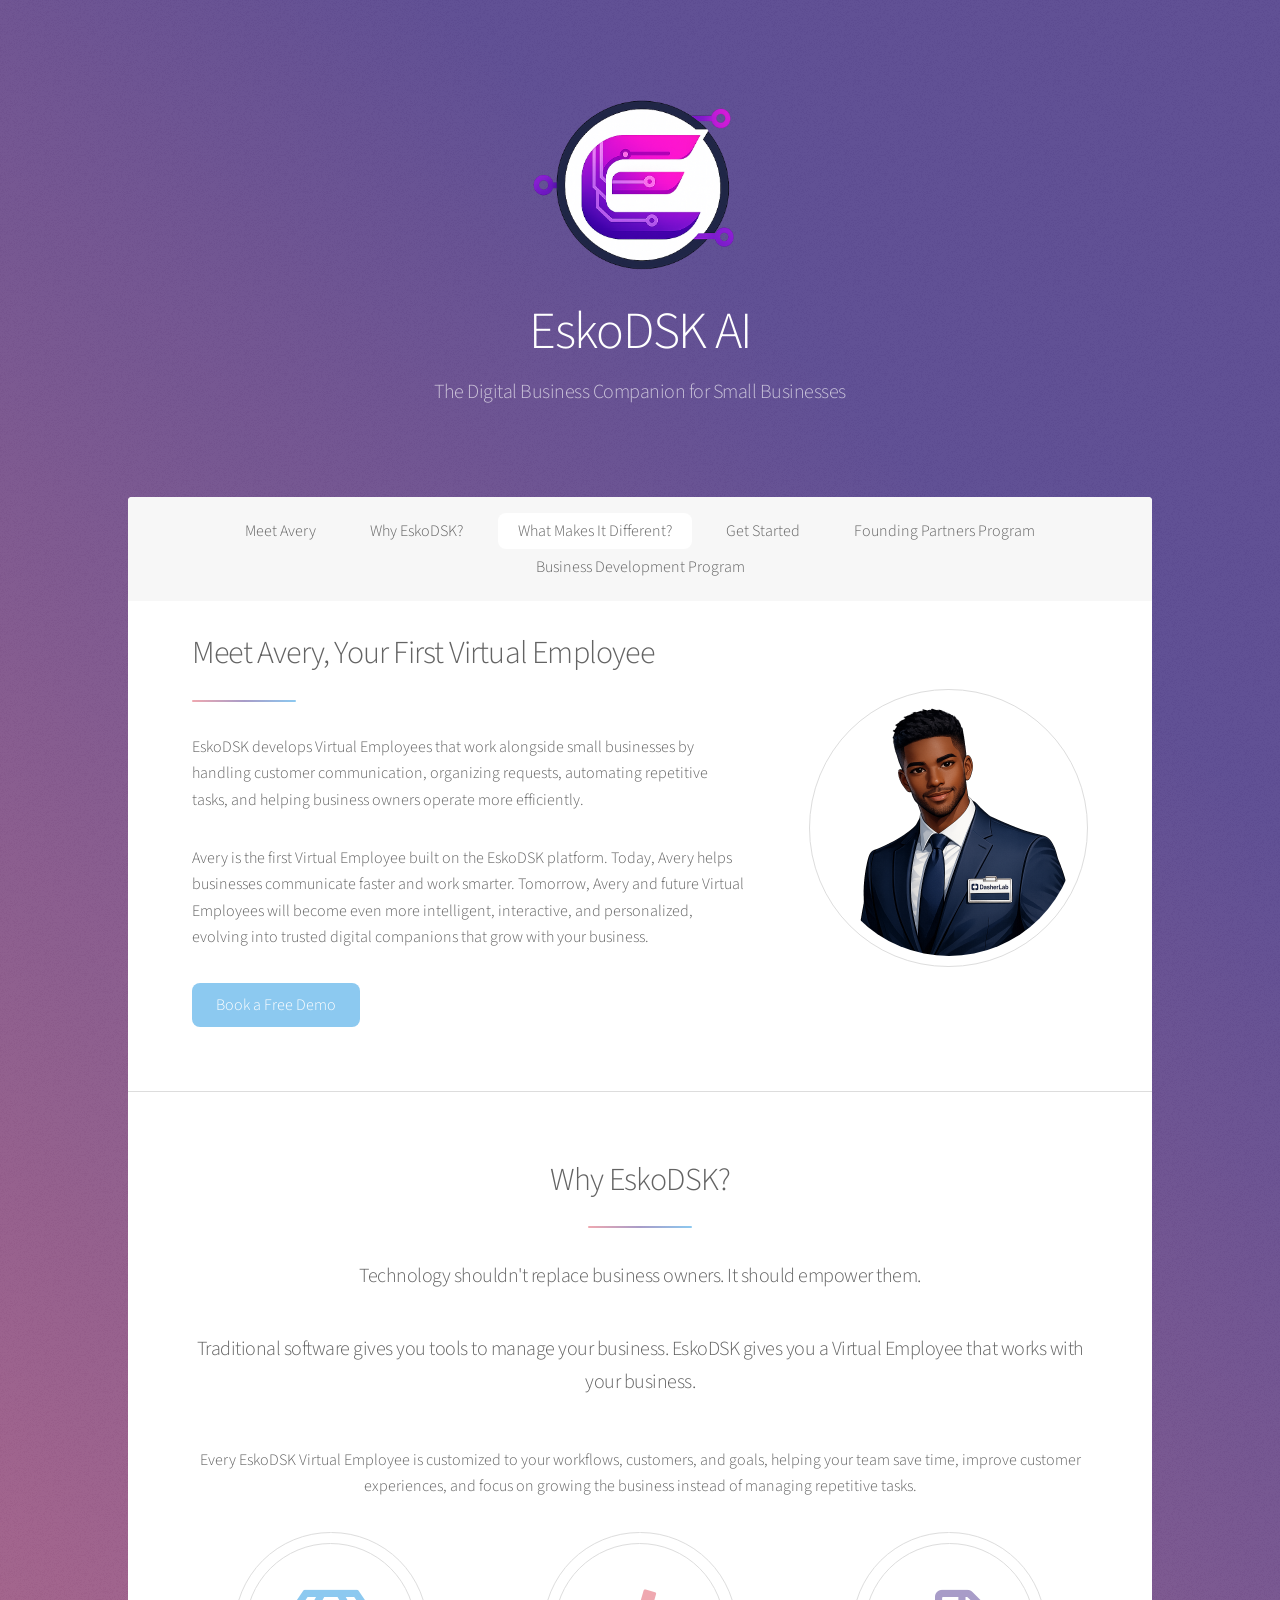
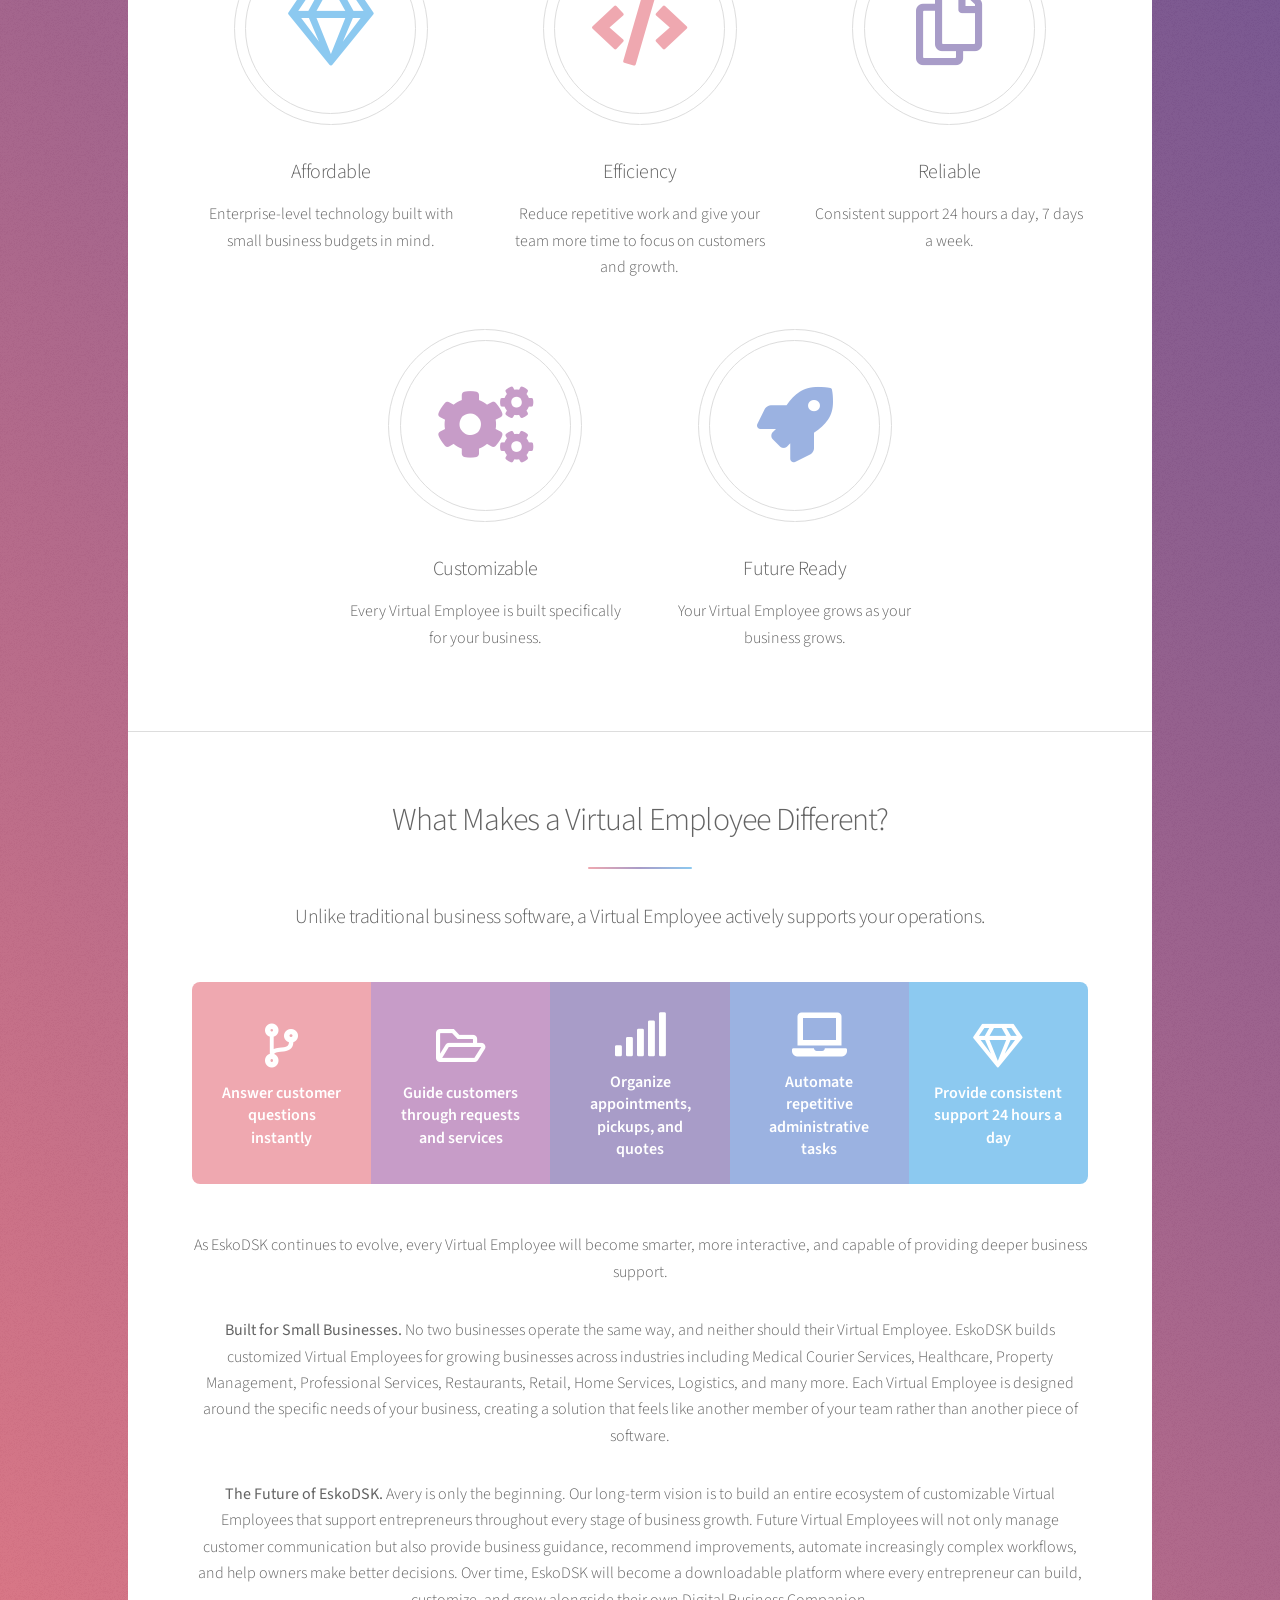
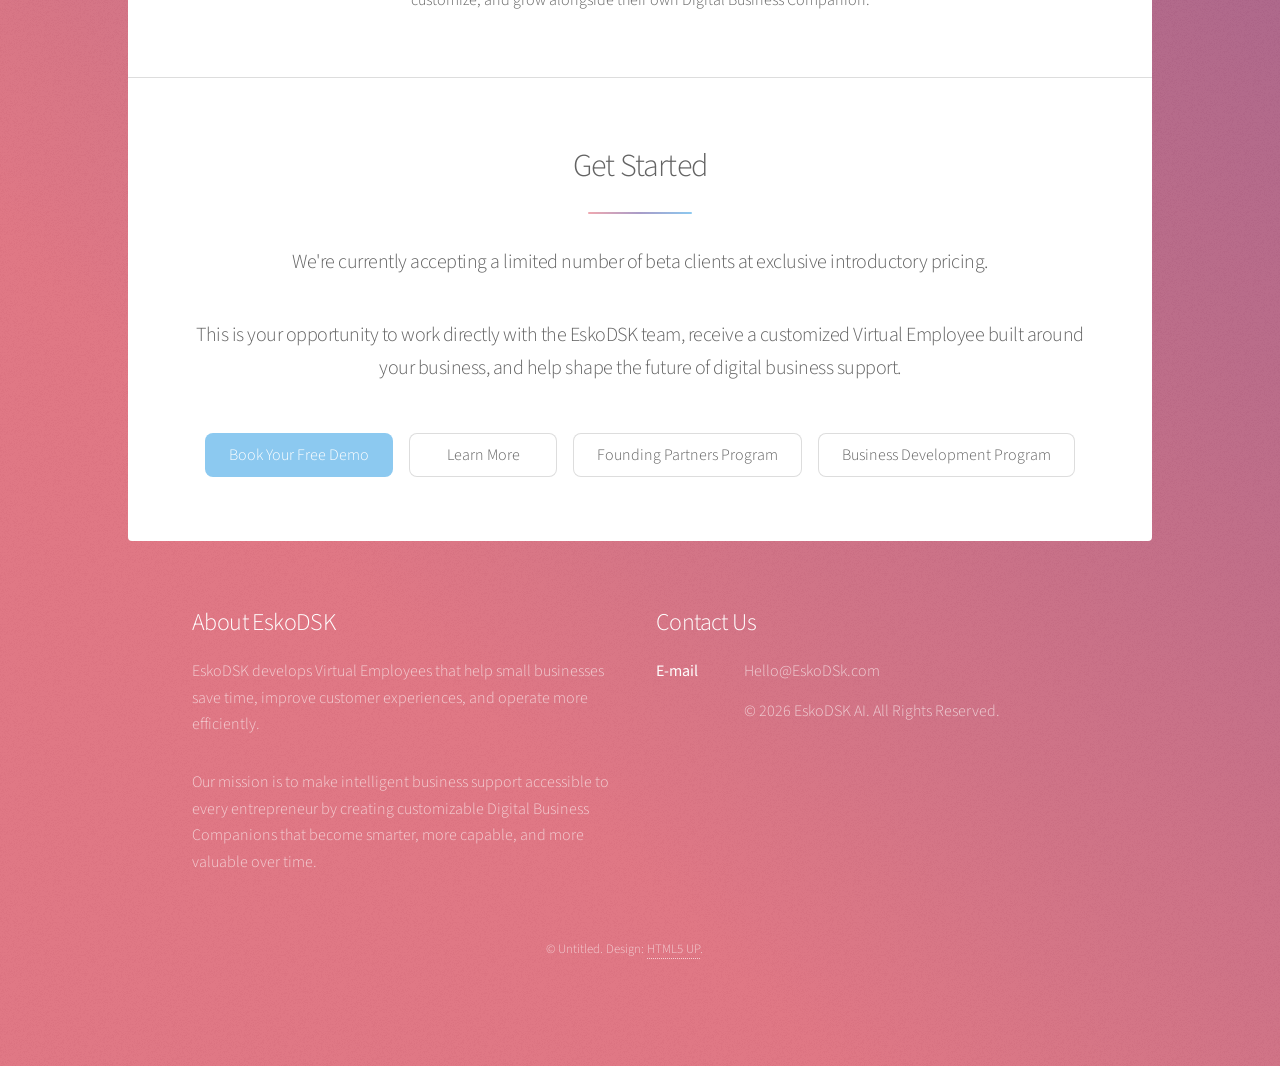
<file: index.html>
<!DOCTYPE HTML>
<!--
	Stellar by HTML5 UP
	html5up.net | @ajlkn
	Free for personal and commercial use under the CCA 3.0 license (html5up.net/license)
-->
<html>
	<head>
		<title>Eskodsk AI</title>
		<meta charset="utf-8" />
		<meta name="viewport" content="width=device-width, initial-scale=1, user-scalable=no" />
		<link rel="stylesheet" href="assets/css/main.css" />
		<style>
			.statistics.value-list li {
				display: flex;
				flex-direction: column;
				align-items: center;
				justify-content: center;
				gap: 0.5rem;
			}

			.statistics.value-list li .icon {
				display: block;
				margin: 0 auto;
			}

			.statistics.value-list li strong,
			.statistics.value-list li b {
				font-size: 1rem;
				line-height: 1.4;
				font-weight: 600;
				letter-spacing: 0;
				max-width: 20ch;
				margin: 0 auto;
			}

			@media screen and (max-width: 736px) {
				.statistics.value-list li strong,
				.statistics.value-list li b {
					font-size: 1rem;
				}
			}
		</style>
		<noscript><link rel="stylesheet" href="assets/css/noscript.css" /></noscript>
	</head>
	<body class="is-preload">

		<!-- Wrapper -->
			<div id="wrapper">

				<!-- Header -->
					<header id="header" class="alt">
						<span class="logo"><img src="images/logo.png" alt="" /></span>
						<h1>EskoDSK AI</h1>
						<p>The Digital Business Companion for Small Businesses<br />
					   </p>
					</header>

				<!-- Nav -->
					<nav id="nav">
						<ul>
							<li><a href="#intro" class="active">Meet Avery</a></li>
							<li><a href="#first">Why EskoDSK?</a></li>
							<li><a href="#second">What Makes It Different?</a></li>
							<li><a href="#cta">Get Started</a></li>
							<li><a href="founding-partners-program.html">Founding Partners Program</a></li>
							<li><a href="business-development-program.html">Business Development Program</a></li>
						</ul>
					</nav>

				<!-- Main -->
					<div id="main">

						<!-- Introduction -->
							<section id="intro" class="main">
								<div class="spotlight">
									<div class="content">
										<header class="major">
											<h2>Meet Avery, Your First Virtual Employee</h2>
										</header>
										<p>EskoDSK develops Virtual Employees that work alongside small businesses by handling customer communication, organizing requests, automating repetitive tasks, and helping business owners operate more efficiently.</p>
										<p>Avery is the first Virtual Employee built on the EskoDSK platform. Today, Avery helps businesses communicate faster and work smarter. Tomorrow, Avery and future Virtual Employees will become even more intelligent, interactive, and personalized, evolving into trusted digital companions that grow with your business.</p>
										<ul class="actions">
											<li><a href="book-demo.html" class="button primary">Book a Free Demo</a></li>
										</ul>
									</div>
									<span class="image"><img src="images/pic01.png" alt="" /></span>
								</div>
							</section>

						<!-- First Section -->
							<section id="first" class="main special">
								<header class="major">
									<h2>Why EskoDSK?</h2>
									<p>Technology shouldn't replace business owners. It should empower them.</p>
									<p>Traditional software gives you tools to manage your business. EskoDSK gives you a Virtual Employee that works with your business.</p>
								</header>
								<p>Every EskoDSK Virtual Employee is customized to your workflows, customers, and goals, helping your team save time, improve customer experiences, and focus on growing the business instead of managing repetitive tasks.</p>
								<ul class="features">
									<li>
										<span class="icon major style5 fa-gem"></span>
										<h3>Affordable</h3>
										<p>Enterprise-level technology built with small business budgets in mind.</p>
									</li>
									<li>
										<span class="icon solid major style1 fa-code"></span>

										<h3>Efficiency</h3>
										<p>Reduce repetitive work and give your team more time to focus on customers and growth.</p>
									</li>
									<li>
										<span class="icon major style3 fa-copy"></span>

										<h3>Reliable</h3>
										<p>Consistent support 24 hours a day, 7 days a week.</p>
									</li>
									<li>
										<span class="icon solid major style2 fa-cogs"></span>
										<h3>Customizable</h3>
										<p>Every Virtual Employee is built specifically for your business.</p>
									</li>
									<li>
										<span class="icon solid major style4 fa-rocket"></span>
										<h3>Future Ready</h3>
										<p>Your Virtual Employee grows as your business grows.</p>
									</li>
								</ul>
							
							</section>

						<!-- Second Section -->
							<section id="second" class="main special">
								<header class="major">
									<h2>What Makes a Virtual Employee Different?</h2>
									<p>Unlike traditional business software, a Virtual Employee actively supports your operations.</p>
								</header>
								<ul class="statistics value-list">
									<li class="style1">
										<span class="icon solid fa-code-branch"></span>
										<strong>Answer customer questions instantly</strong>
									</li>
									<li class="style2">
										<span class="icon fa-folder-open"></span>
										<strong>Guide customers through requests and services</strong>
									</li>
									<li class="style3">
										<span class="icon solid fa-signal"></span>
										<strong>Organize appointments, pickups, and quotes</strong>
									</li>
									<li class="style4">
										<span class="icon solid fa-laptop"></span>
										<strong>Automate repetitive administrative tasks</strong>
									</li>
									<li class="style5">
										<span class="icon fa-gem"></span>
										<strong>Provide consistent support 24 hours a day</strong>
									</li>
								</ul>
								<p>As EskoDSK continues to evolve, every Virtual Employee will become smarter, more interactive, and capable of providing deeper business support.</p>
								<p><strong>Built for Small Businesses.</strong> No two businesses operate the same way, and neither should their Virtual Employee. EskoDSK builds customized Virtual Employees for growing businesses across industries including Medical Courier Services, Healthcare, Property Management, Professional Services, Restaurants, Retail, Home Services, Logistics, and many more. Each Virtual Employee is designed around the specific needs of your business, creating a solution that feels like another member of your team rather than another piece of software.</p>
								<p><strong>The Future of EskoDSK.</strong> Avery is only the beginning. Our long-term vision is to build an entire ecosystem of customizable Virtual Employees that support entrepreneurs throughout every stage of business growth. Future Virtual Employees will not only manage customer communication but also provide business guidance, recommend improvements, automate increasingly complex workflows, and help owners make better decisions. Over time, EskoDSK will become a downloadable platform where every entrepreneur can build, customize, and grow alongside their own Digital Business Companion.</p>
							
							</section>

						<!-- Get Started -->
							<section id="cta" class="main special">
								<header class="major">
									<h2>Get Started</h2>
									<p>We're currently accepting a limited number of beta clients at exclusive introductory pricing.</p>
									<p>This is your opportunity to work directly with the EskoDSK team, receive a customized Virtual Employee built around your business, and help shape the future of digital business support.</p>
								</header>
								<footer class="major">
									<ul class="actions special">
										<li><a href="book-demo.html" class="button primary">Book Your Free Demo</a></li>
										<li><a href="generic.html" class="button">Learn More</a></li>
										<li><a href="founding-partners-program.html" class="button">Founding Partners Program</a></li>
										<li><a href="business-development-program.html" class="button">Business Development Program</a></li>
									</ul>
								</footer>
							</section>

					</div>

				<!-- Footer -->
					<footer id="footer">
						<section>
							<h2>About EskoDSK</h2>
							<p>EskoDSK develops Virtual Employees that help small businesses save time, improve customer experiences, and operate more efficiently.</p>
							<p>Our mission is to make intelligent business support accessible to every entrepreneur by creating customizable Digital Business Companions that become smarter, more capable, and more valuable over time.</p>
							</ul>
						</section>
						<section>
							<h2>Contact Us</h2>
							<dl class="alt">
								<dt>E-mail</dt>
								<dd>Hello@EskoDSk.com</dd>
								
								<dd>© 2026 EskoDSK AI. All Rights Reserved.</dd>
								
							</dl>
						
						</section>
						<p class="copyright">&copy; Untitled. Design: <a href="https://html5up.net">HTML5 UP</a>.</p>
					</footer>

			</div>

		<!-- Scripts -->
			<script src="assets/js/jquery.min.js"></script>
			<script src="assets/js/jquery.scrollex.min.js"></script>
			<script src="assets/js/jquery.scrolly.min.js"></script>
			<script src="assets/js/browser.min.js"></script>
			<script src="assets/js/breakpoints.min.js"></script>
			<script src="assets/js/util.js"></script>
			<script src="assets/js/main.js"></script>

	</body>
</html>
</file>
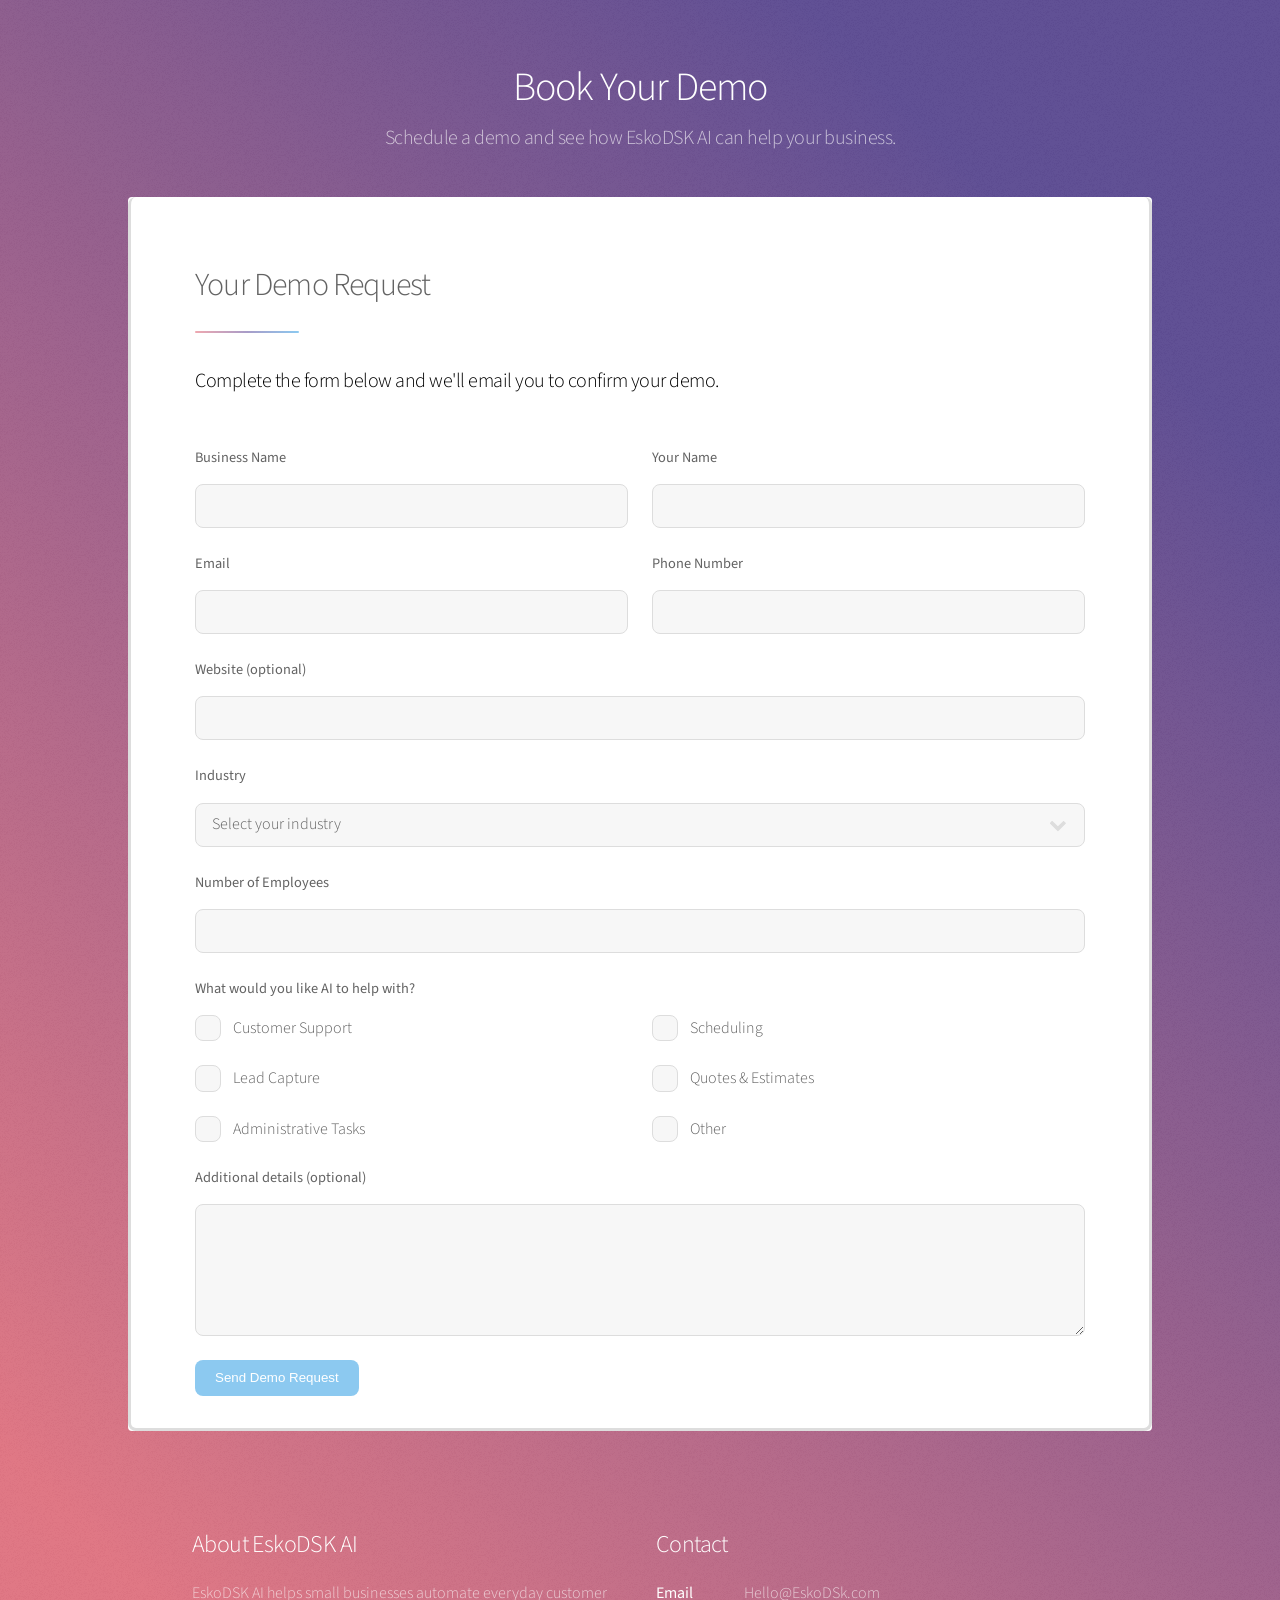
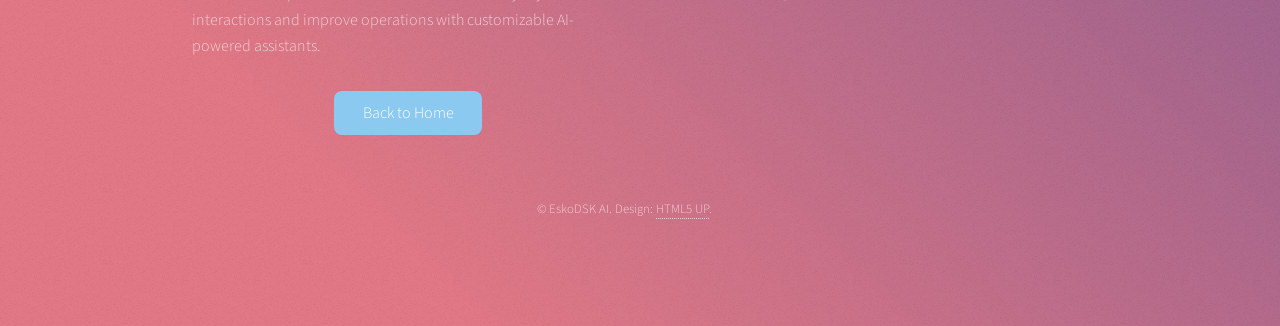
<file: book-demo.html>
<!DOCTYPE HTML>
<!--
	Stellar by HTML5 UP
	html5up.net | @ajlkn
	Free for personal and commercial use under the CCA 3.0 license (html5up.net/license)
-->
<html>
	<head>
		<title>Book Your Demo | EskoDSK AI</title>
		<meta charset="utf-8" />
		<meta name="viewport" content="width=device-width, initial-scale=1, user-scalable=no" />
		<link rel="stylesheet" href="assets/css/main.css" />
		<noscript><link rel="stylesheet" href="assets/css/noscript.css" /></noscript>
	</head>
	<body class="is-preload">

		<!-- Wrapper -->
			<div id="wrapper">

				<!-- Header -->
					<header id="header">
						<h1>Book Your Demo</h1>
						<p>Schedule a demo and see how EskoDSK AI can help your business.</p>
					</header>

				<!-- Main -->
					<div id="main">

						<!-- Content -->
							<section id="content" class="main box" style="background:#ffffff; color:#000000;">
								<header class="major">
									<h2>Your Demo Request</h2>
									<p>Complete the form below and we'll email you to confirm your demo.</p>
								</header>
								<!-- Replace the URL below with your actual Formspree endpoint -->
								<form action="https://formspree.io/f/meeyvenl" method="POST">
									<input type="hidden" name="_subject" value="Book Your Demo Request" />
									<div class="row gtr-uniform">
										<div class="col-6 col-12-xsmall">
											<label for="business-name">Business Name</label>
											<input type="text" name="business-name" id="business-name" required />
										</div>
										<div class="col-6 col-12-xsmall">
											<label for="your-name">Your Name</label>
											<input type="text" name="your-name" id="your-name" required />
										</div>
										<div class="col-6 col-12-xsmall">
											<label for="email">Email</label>
											<input type="email" name="_replyto" id="email" required />
										</div>
										<div class="col-6 col-12-xsmall">
											<label for="phone">Phone Number</label>
											<input type="text" name="phone" id="phone" required />
										</div>
										<div class="col-12">
											<label for="website">Website (optional)</label>
											<input type="text" name="website" id="website" />
										</div>
										<div class="col-12">
											<label for="industry">Industry</label>
											<select name="industry" id="industry" required>
												<option value="">Select your industry</option>
												<option value="Healthcare">Healthcare</option>
												<option value="Logistics">Logistics</option>
												<option value="Property Management">Property Management</option>
												<option value="Restaurant">Restaurant</option>
												<option value="Professional Services">Professional Services</option>
												<option value="Other">Other</option>
											</select>
										</div>
										<div class="col-12">
											<label for="employees">Number of Employees</label>
											<input type="text" name="employees" id="employees" required />
										</div>
										<div class="col-12">
											<label for="help-with">What would you like AI to help with?</label>
											<div class="row gtr-uniform">
												<div class="col-6 col-12-xsmall">
													<input type="checkbox" id="support" name="help-with[]" value="Customer Support" />
													<label for="support">Customer Support</label>
												</div>
												<div class="col-6 col-12-xsmall">
													<input type="checkbox" id="scheduling" name="help-with[]" value="Scheduling" />
													<label for="scheduling">Scheduling</label>
												</div>
												<div class="col-6 col-12-xsmall">
													<input type="checkbox" id="lead-capture" name="help-with[]" value="Lead Capture" />
													<label for="lead-capture">Lead Capture</label>
												</div>
												<div class="col-6 col-12-xsmall">
													<input type="checkbox" id="quotes" name="help-with[]" value="Quotes & Estimates" />
													<label for="quotes">Quotes & Estimates</label>
												</div>
												<div class="col-6 col-12-xsmall">
													<input type="checkbox" id="admin" name="help-with[]" value="Administrative Tasks" />
													<label for="admin">Administrative Tasks</label>
												</div>
												<div class="col-6 col-12-xsmall">
													<input type="checkbox" id="other" name="help-with[]" value="Other" />
													<label for="other">Other</label>
												</div>
											</div>
										</div>
										<div class="col-12">
											<label for="additional">Additional details (optional)</label>
											<textarea name="additional" id="additional" rows="4"></textarea>
										</div>
										<div class="col-12">
											<ul class="actions">
												<li><button type="submit" class="button primary">Send Demo Request</button></li>
											</ul>
										</div>
									</div>
								</form>
							</section>

					</div>

				<!-- Footer -->
					<footer id="footer">
						<section>
							<h2>About EskoDSK AI</h2>
							<p>EskoDSK AI helps small businesses automate everyday customer interactions and improve operations with customizable AI-powered assistants.</p>
						</section>
						<section>
							<h2>Contact</h2>
							<dl class="alt">
								<dt>Email</dt>
								<dd>Hello@EskoDSk.com</dd>
							</dl>
						</section>
						<ul class="actions special">
							<li><a href="index.html" class="button primary">Back to Home</a></li>
						</ul>
						<p class="copyright">&copy; EskoDSK AI. Design: <a href="https://html5up.net">HTML5 UP</a>.</p>
					</footer>

			</div>

		<!-- Scripts -->
			<script src="assets/js/jquery.min.js"></script>
			<script src="assets/js/jquery.scrollex.min.js"></script>
			<script src="assets/js/jquery.scrolly.min.js"></script>
			<script src="assets/js/browser.min.js"></script>
			<script src="assets/js/breakpoints.min.js"></script>
			<script src="assets/js/util.js"></script>
			<script src="assets/js/main.js"></script>

	</body>
</html>
</file>
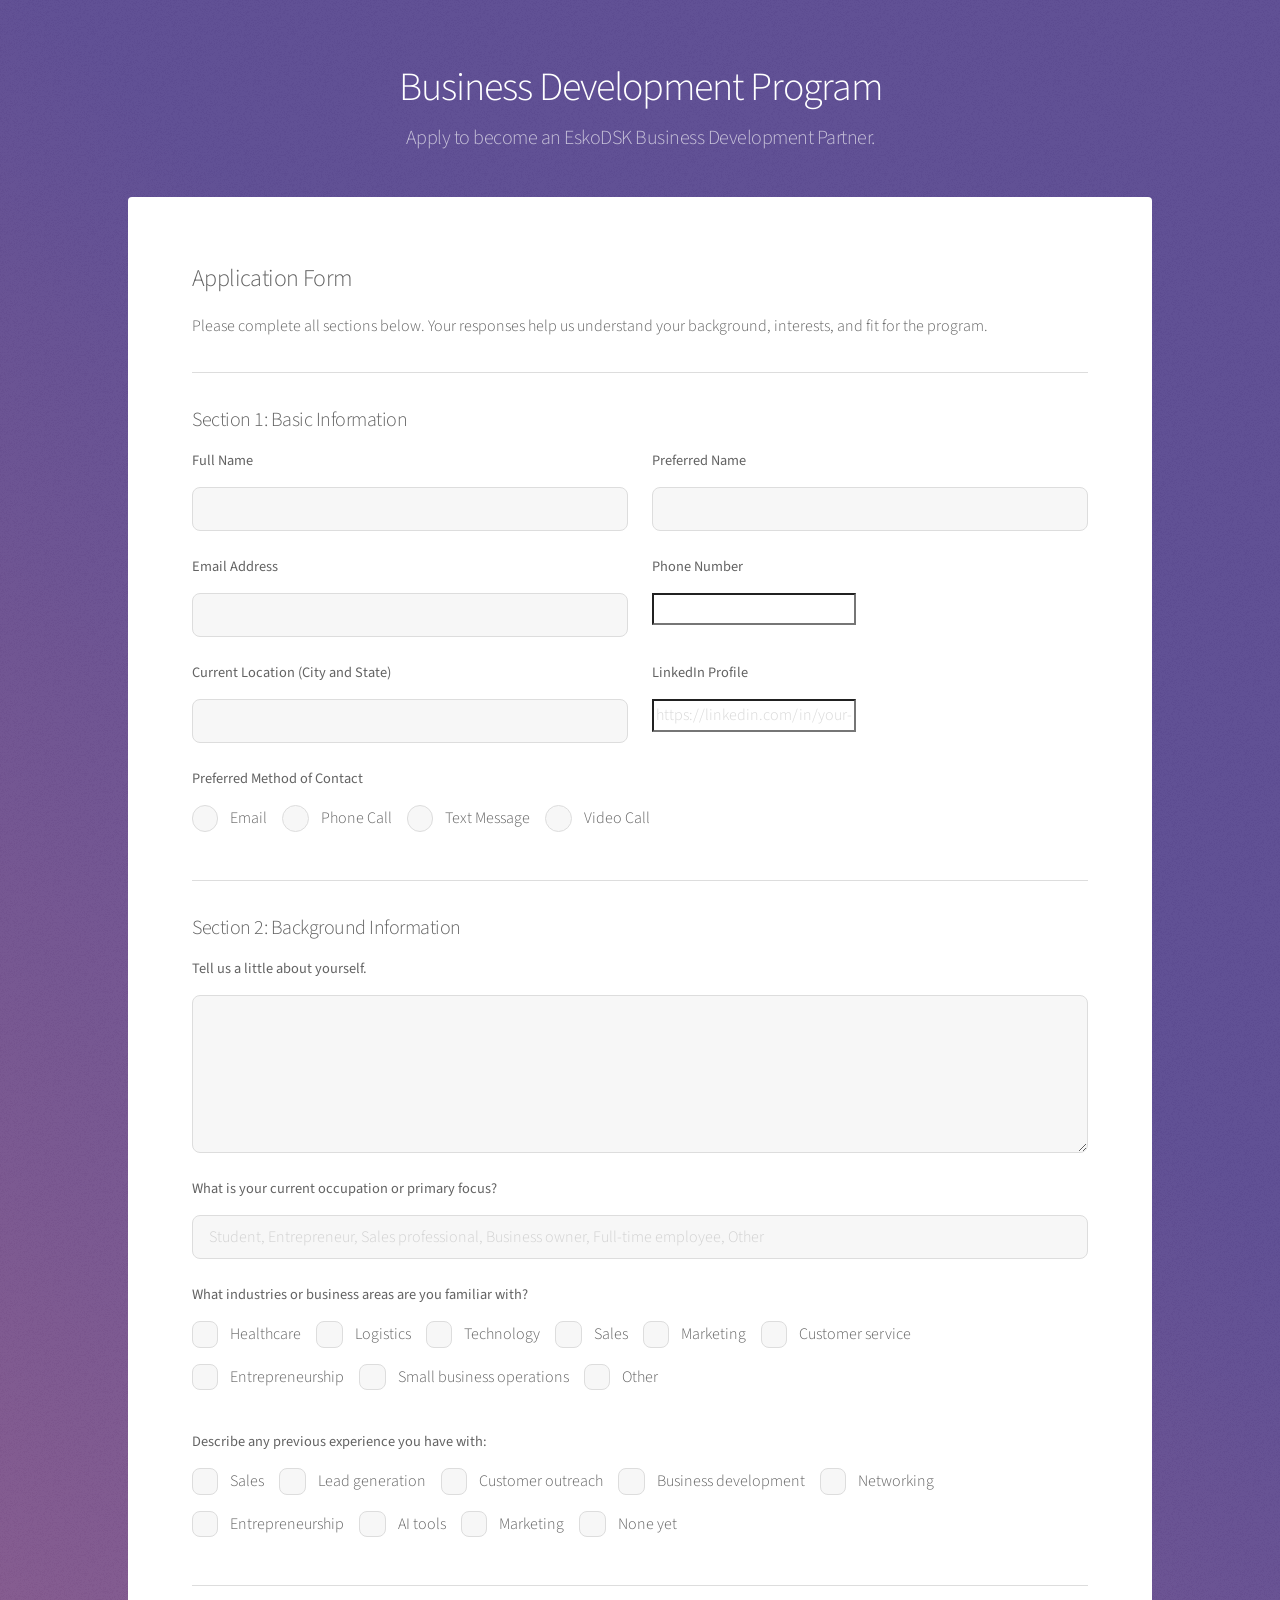
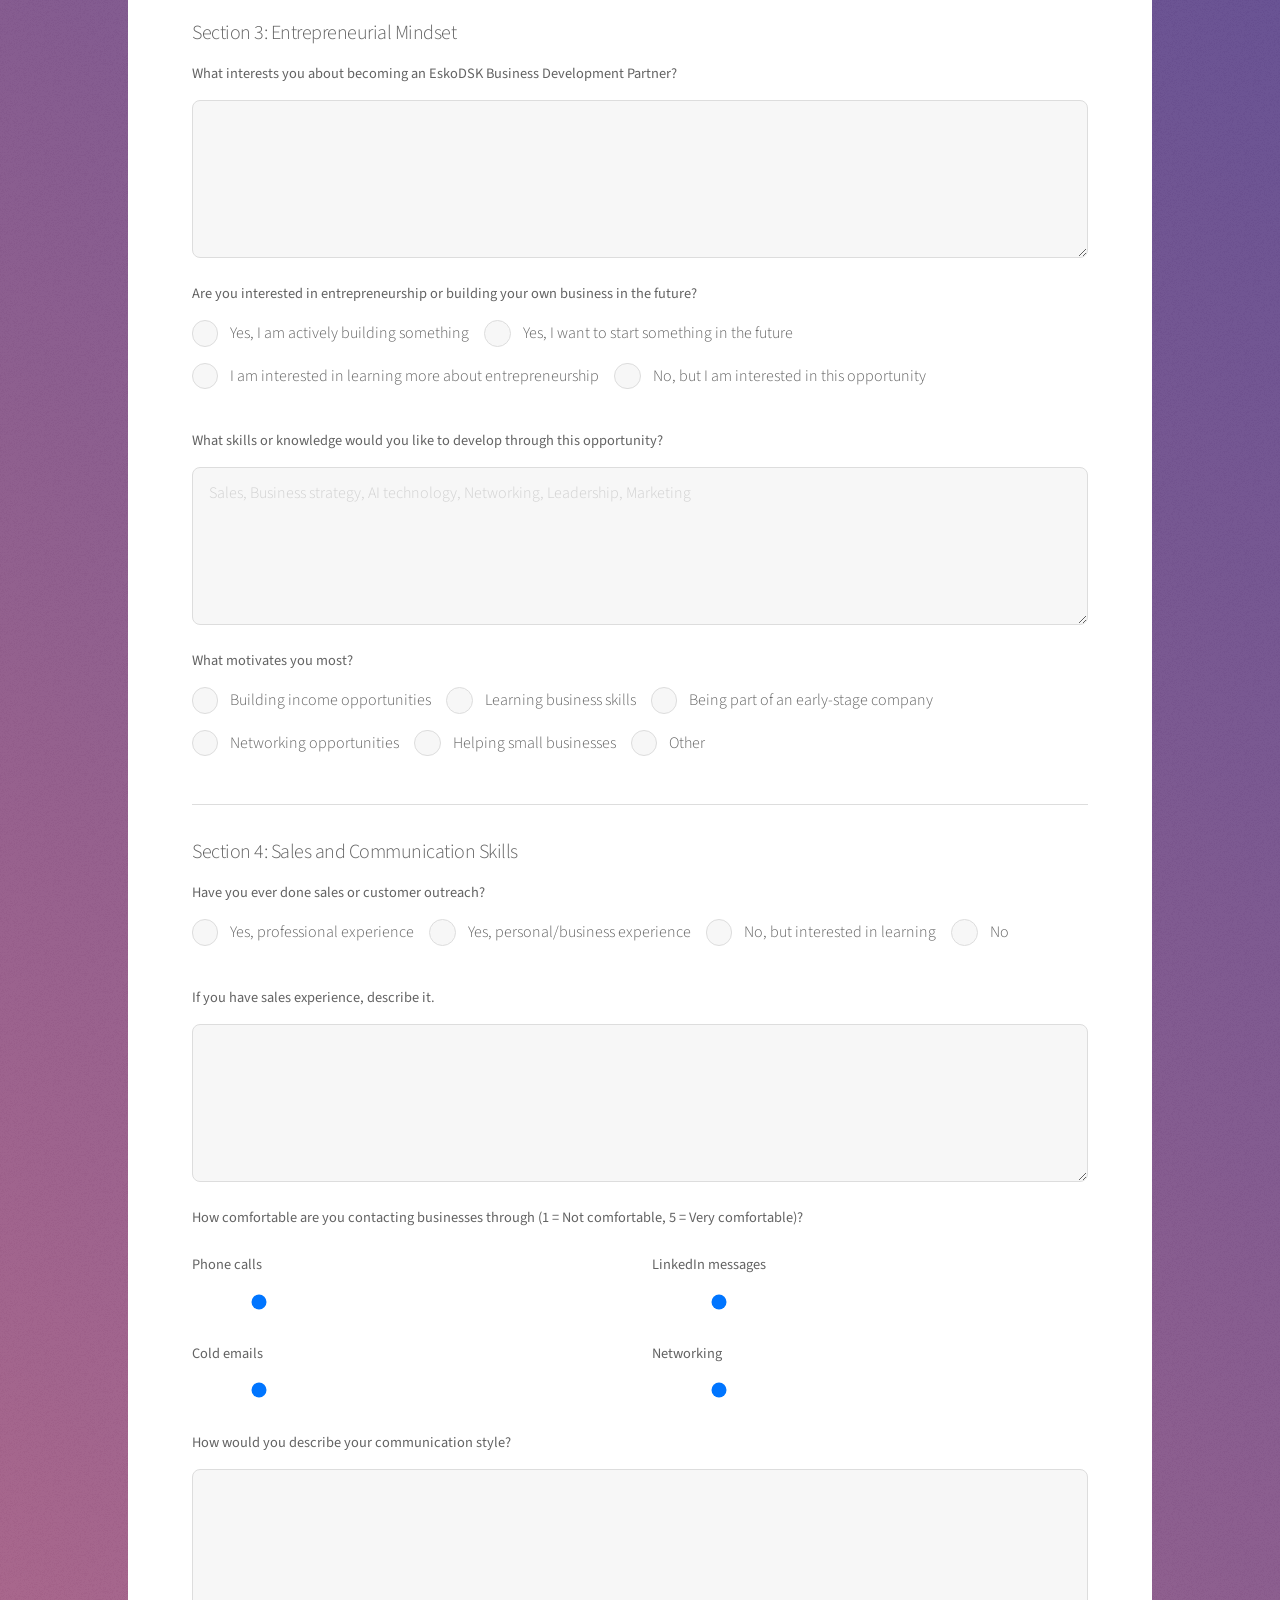
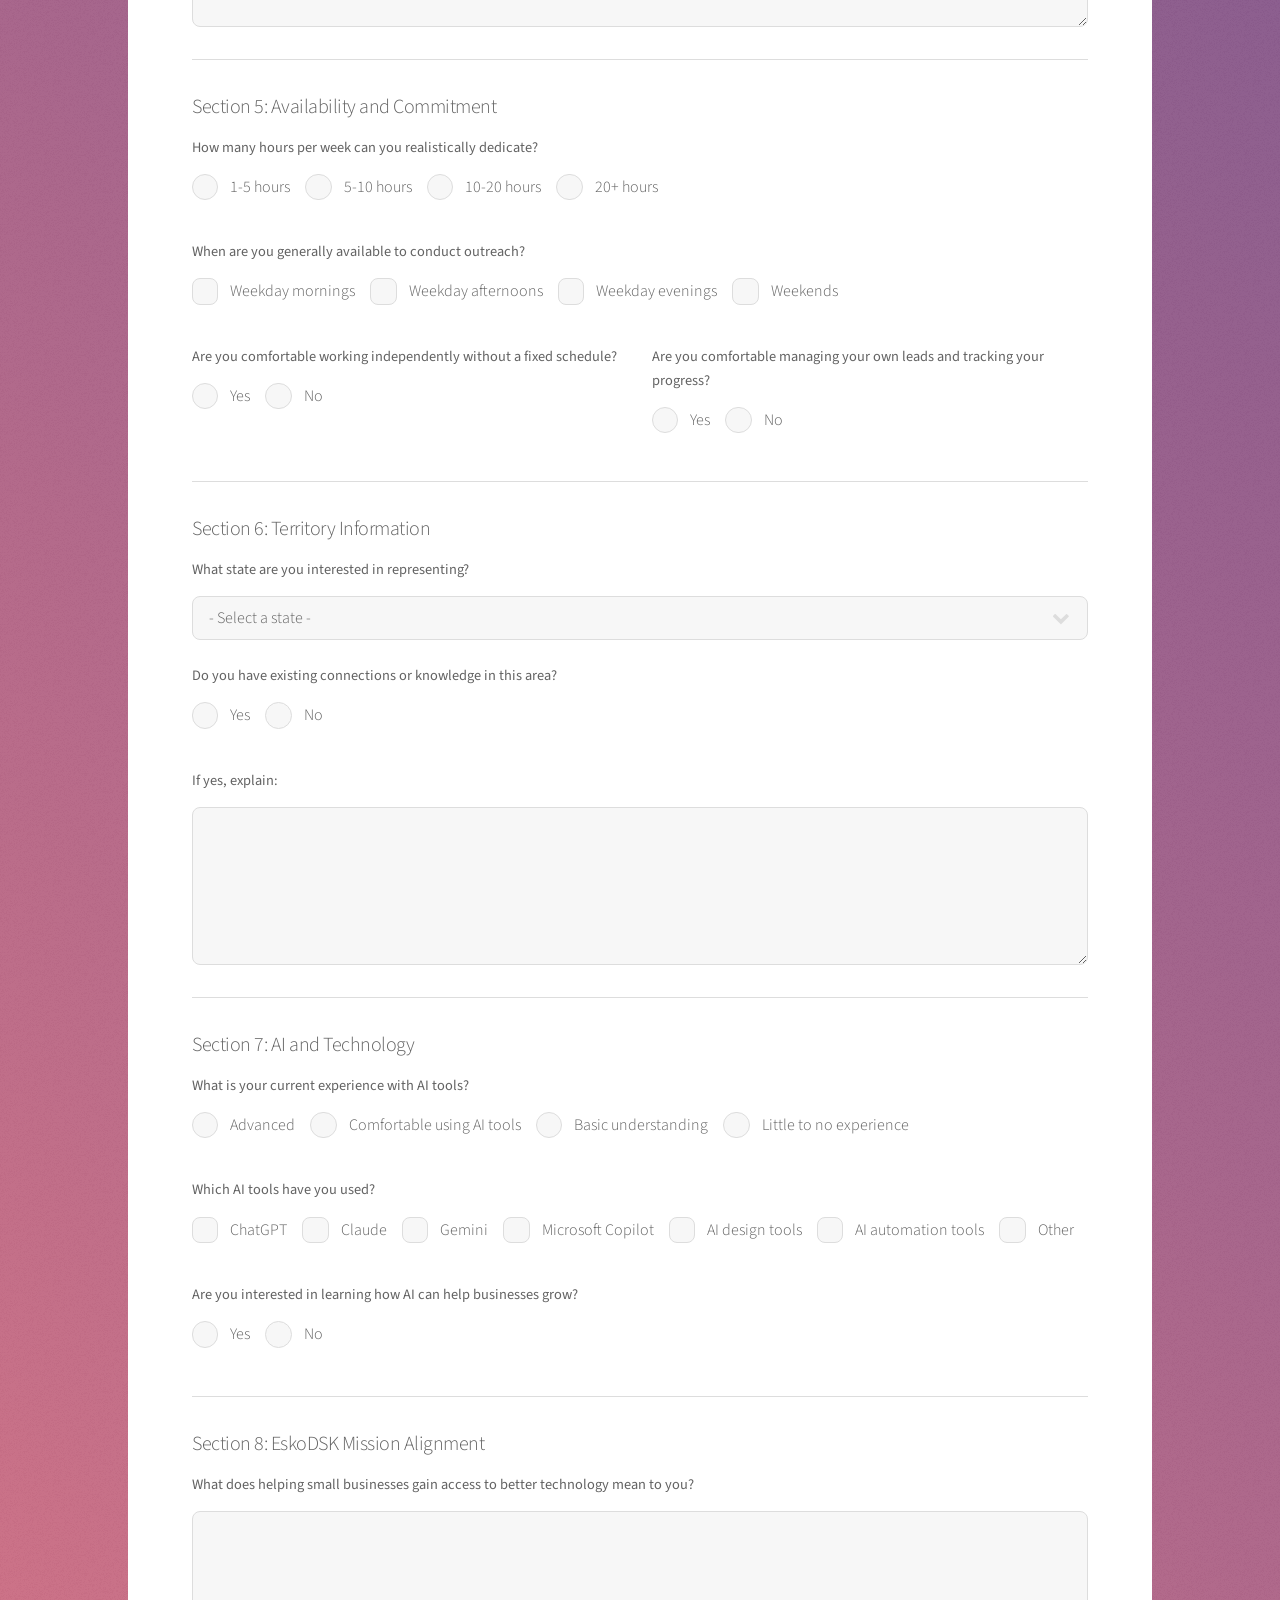
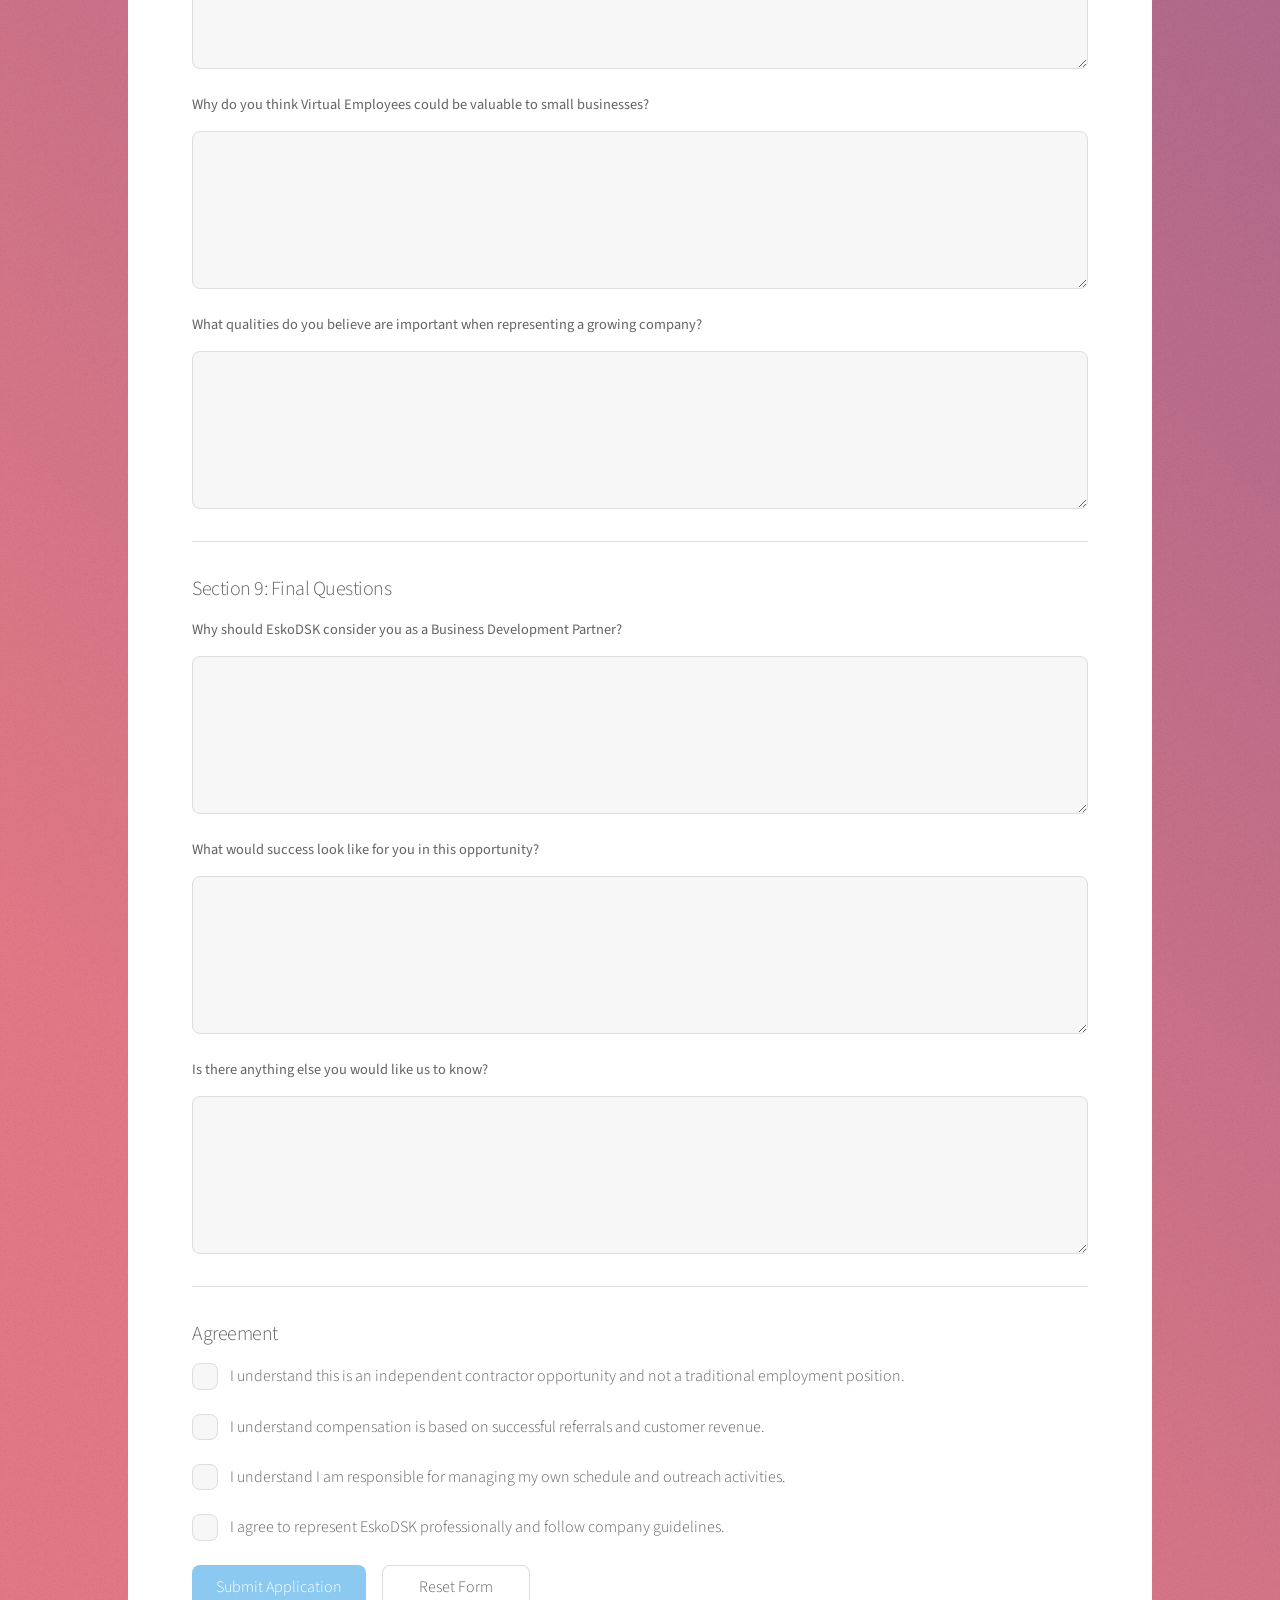
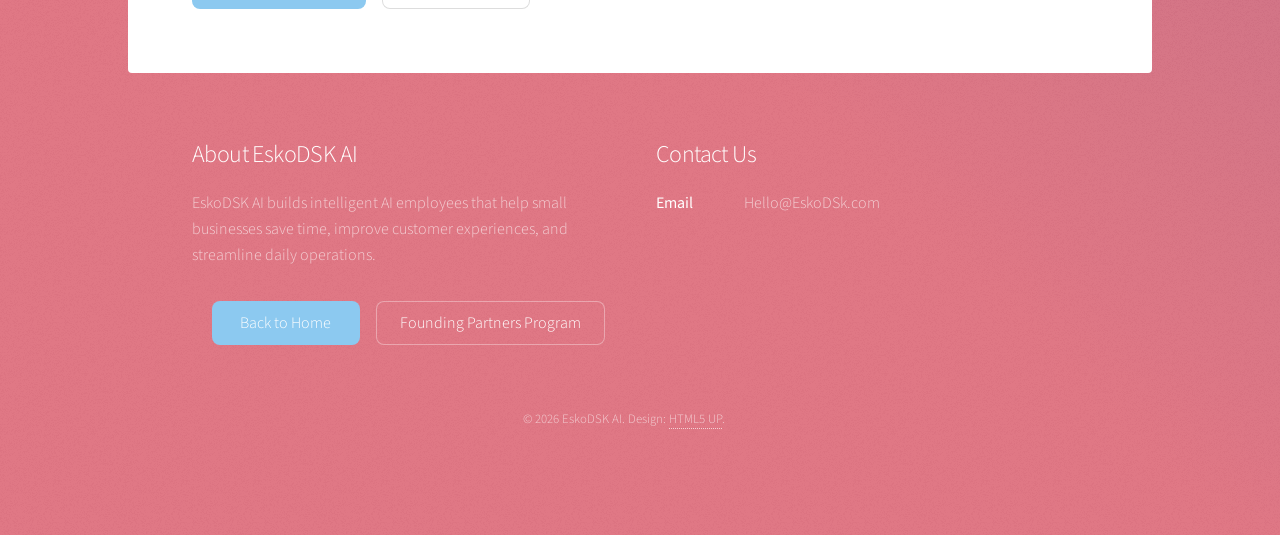
<file: business-development-program.html>
<!DOCTYPE HTML>
<!--
	Stellar by HTML5 UP
	html5up.net | @ajlkn
	Free for personal and commercial use under the CCA 3.0 license (html5up.net/license)
-->
<html>
	<head>
		<title>Business Development Program | EskoDSK AI</title>
		<meta charset="utf-8" />
		<meta name="viewport" content="width=device-width, initial-scale=1, user-scalable=no" />
		<link rel="stylesheet" href="assets/css/main.css" />
		<noscript><link rel="stylesheet" href="assets/css/noscript.css" /></noscript>
	</head>
	<body class="is-preload">

		<!-- Wrapper -->
			<div id="wrapper">

				<!-- Header -->
					<header id="header">
						<h1>Business Development Program</h1>
						<p>Apply to become an EskoDSK Business Development Partner.</p>
					</header>

				<!-- Main -->
					<div id="main">

						<section id="content" class="main">
							<h2>Application Form</h2>
							<p>Please complete all sections below. Your responses help us understand your background, interests, and fit for the program.</p>

							<form method="post" action="https://formspree.io/f/maqrzgeg">
								<input type="hidden" name="program_name" value="EskoDSK Business Development Program" />
								<input type="hidden" name="_subject" value="New EskoDSK Business Development Program Application" />

								<hr />
								<h3>Section 1: Basic Information</h3>
								<div class="row gtr-uniform">
									<div class="col-6 col-12-xsmall">
										<label for="full_name">Full Name</label>
										<input type="text" name="full_name" id="full_name" required />
									</div>
									<div class="col-6 col-12-xsmall">
										<label for="preferred_name">Preferred Name</label>
										<input type="text" name="preferred_name" id="preferred_name" />
									</div>
									<div class="col-6 col-12-xsmall">
										<label for="email">Email Address</label>
										<input type="email" name="email" id="email" required />
									</div>
									<div class="col-6 col-12-xsmall">
										<label for="phone">Phone Number</label>
										<input type="tel" name="phone" id="phone" required />
									</div>
									<div class="col-6 col-12-xsmall">
										<label for="location">Current Location (City and State)</label>
										<input type="text" name="location" id="location" required />
									</div>
									<div class="col-6 col-12-xsmall">
										<label for="linkedin">LinkedIn Profile</label>
										<input type="url" name="linkedin" id="linkedin" placeholder="https://linkedin.com/in/your-profile" />
									</div>
									<div class="col-12">
										<label>Preferred Method of Contact</label>
										<input type="radio" id="contact_email" name="preferred_contact" value="Email" required>
										<label for="contact_email">Email</label>
										<input type="radio" id="contact_phone" name="preferred_contact" value="Phone Call">
										<label for="contact_phone">Phone Call</label>
										<input type="radio" id="contact_text" name="preferred_contact" value="Text Message">
										<label for="contact_text">Text Message</label>
										<input type="radio" id="contact_video" name="preferred_contact" value="Video Call">
										<label for="contact_video">Video Call</label>
									</div>
								</div>

								<hr />
								<h3>Section 2: Background Information</h3>
								<div class="row gtr-uniform">
									<div class="col-12">
										<label for="about_you">Tell us a little about yourself.</label>
										<textarea name="about_you" id="about_you" rows="5" required></textarea>
									</div>
									<div class="col-12">
										<label for="occupation">What is your current occupation or primary focus?</label>
										<input type="text" name="occupation" id="occupation" placeholder="Student, Entrepreneur, Sales professional, Business owner, Full-time employee, Other" required />
									</div>
									<div class="col-12">
										<label>What industries or business areas are you familiar with?</label>
										<input type="checkbox" id="industry_healthcare" name="industries[]" value="Healthcare">
										<label for="industry_healthcare">Healthcare</label>
										<input type="checkbox" id="industry_logistics" name="industries[]" value="Logistics">
										<label for="industry_logistics">Logistics</label>
										<input type="checkbox" id="industry_technology" name="industries[]" value="Technology">
										<label for="industry_technology">Technology</label>
										<input type="checkbox" id="industry_sales" name="industries[]" value="Sales">
										<label for="industry_sales">Sales</label>
										<input type="checkbox" id="industry_marketing" name="industries[]" value="Marketing">
										<label for="industry_marketing">Marketing</label>
										<input type="checkbox" id="industry_customer_service" name="industries[]" value="Customer service">
										<label for="industry_customer_service">Customer service</label>
										<input type="checkbox" id="industry_entrepreneurship" name="industries[]" value="Entrepreneurship">
										<label for="industry_entrepreneurship">Entrepreneurship</label>
										<input type="checkbox" id="industry_small_business" name="industries[]" value="Small business operations">
										<label for="industry_small_business">Small business operations</label>
										<input type="checkbox" id="industry_other" name="industries[]" value="Other">
										<label for="industry_other">Other</label>
									</div>
									<div class="col-12">
										<label>Describe any previous experience you have with:</label>
										<input type="checkbox" id="exp_sales" name="experience[]" value="Sales">
										<label for="exp_sales">Sales</label>
										<input type="checkbox" id="exp_lead_generation" name="experience[]" value="Lead generation">
										<label for="exp_lead_generation">Lead generation</label>
										<input type="checkbox" id="exp_customer_outreach" name="experience[]" value="Customer outreach">
										<label for="exp_customer_outreach">Customer outreach</label>
										<input type="checkbox" id="exp_business_dev" name="experience[]" value="Business development">
										<label for="exp_business_dev">Business development</label>
										<input type="checkbox" id="exp_networking" name="experience[]" value="Networking">
										<label for="exp_networking">Networking</label>
										<input type="checkbox" id="exp_entrepreneurship" name="experience[]" value="Entrepreneurship">
										<label for="exp_entrepreneurship">Entrepreneurship</label>
										<input type="checkbox" id="exp_ai_tools" name="experience[]" value="AI tools">
										<label for="exp_ai_tools">AI tools</label>
										<input type="checkbox" id="exp_marketing" name="experience[]" value="Marketing">
										<label for="exp_marketing">Marketing</label>
										<input type="checkbox" id="exp_none" name="experience[]" value="None yet">
										<label for="exp_none">None yet</label>
									</div>
								</div>

								<hr />
								<h3>Section 3: Entrepreneurial Mindset</h3>
								<div class="row gtr-uniform">
									<div class="col-12">
										<label for="partner_interest">What interests you about becoming an EskoDSK Business Development Partner?</label>
										<textarea name="partner_interest" id="partner_interest" rows="5" required></textarea>
									</div>
									<div class="col-12">
										<label>Are you interested in entrepreneurship or building your own business in the future?</label>
										<input type="radio" id="entre_active" name="entrepreneurship_interest" value="Yes, I am actively building something" required>
										<label for="entre_active">Yes, I am actively building something</label>
										<input type="radio" id="entre_future" name="entrepreneurship_interest" value="Yes, I want to start something in the future">
										<label for="entre_future">Yes, I want to start something in the future</label>
										<input type="radio" id="entre_learning" name="entrepreneurship_interest" value="I am interested in learning more about entrepreneurship">
										<label for="entre_learning">I am interested in learning more about entrepreneurship</label>
										<input type="radio" id="entre_no" name="entrepreneurship_interest" value="No, but I am interested in this opportunity">
										<label for="entre_no">No, but I am interested in this opportunity</label>
									</div>
									<div class="col-12">
										<label for="skills_to_develop">What skills or knowledge would you like to develop through this opportunity?</label>
										<textarea name="skills_to_develop" id="skills_to_develop" rows="5" placeholder="Sales, Business strategy, AI technology, Networking, Leadership, Marketing" required></textarea>
									</div>
									<div class="col-12">
										<label>What motivates you most?</label>
										<input type="radio" id="motivation_income" name="motivation" value="Building income opportunities" required>
										<label for="motivation_income">Building income opportunities</label>
										<input type="radio" id="motivation_learning" name="motivation" value="Learning business skills">
										<label for="motivation_learning">Learning business skills</label>
										<input type="radio" id="motivation_early_stage" name="motivation" value="Being part of an early-stage company">
										<label for="motivation_early_stage">Being part of an early-stage company</label>
										<input type="radio" id="motivation_networking" name="motivation" value="Networking opportunities">
										<label for="motivation_networking">Networking opportunities</label>
										<input type="radio" id="motivation_helping" name="motivation" value="Helping small businesses">
										<label for="motivation_helping">Helping small businesses</label>
										<input type="radio" id="motivation_other" name="motivation" value="Other">
										<label for="motivation_other">Other</label>
									</div>
								</div>

								<hr />
								<h3>Section 4: Sales and Communication Skills</h3>
								<div class="row gtr-uniform">
									<div class="col-12">
										<label>Have you ever done sales or customer outreach?</label>
										<input type="radio" id="sales_professional" name="sales_outreach_experience" value="Yes, professional experience" required>
										<label for="sales_professional">Yes, professional experience</label>
										<input type="radio" id="sales_personal" name="sales_outreach_experience" value="Yes, personal/business experience">
										<label for="sales_personal">Yes, personal/business experience</label>
										<input type="radio" id="sales_learning" name="sales_outreach_experience" value="No, but interested in learning">
										<label for="sales_learning">No, but interested in learning</label>
										<input type="radio" id="sales_no" name="sales_outreach_experience" value="No">
										<label for="sales_no">No</label>
									</div>
									<div class="col-12">
										<label for="sales_description">If you have sales experience, describe it.</label>
										<textarea name="sales_description" id="sales_description" rows="5"></textarea>
									</div>
									<div class="col-12">
										<label>How comfortable are you contacting businesses through (1 = Not comfortable, 5 = Very comfortable)?</label>
									</div>
									<div class="col-6 col-12-small">
										<label for="comfort_phone_calls">Phone calls</label>
										<input type="range" min="1" max="5" value="3" name="comfort_phone_calls" id="comfort_phone_calls" />
									</div>
									<div class="col-6 col-12-small">
										<label for="comfort_linkedin">LinkedIn messages</label>
										<input type="range" min="1" max="5" value="3" name="comfort_linkedin" id="comfort_linkedin" />
									</div>
									<div class="col-6 col-12-small">
										<label for="comfort_cold_emails">Cold emails</label>
										<input type="range" min="1" max="5" value="3" name="comfort_cold_emails" id="comfort_cold_emails" />
									</div>
									<div class="col-6 col-12-small">
										<label for="comfort_networking">Networking</label>
										<input type="range" min="1" max="5" value="3" name="comfort_networking" id="comfort_networking" />
									</div>
									<div class="col-12">
										<label for="communication_style">How would you describe your communication style?</label>
										<textarea name="communication_style" id="communication_style" rows="5" required></textarea>
									</div>
								</div>

								<hr />
								<h3>Section 5: Availability and Commitment</h3>
								<div class="row gtr-uniform">
									<div class="col-12">
										<label>How many hours per week can you realistically dedicate?</label>
										<input type="radio" id="hours_1_5" name="hours_per_week" value="1-5 hours" required>
										<label for="hours_1_5">1-5 hours</label>
										<input type="radio" id="hours_5_10" name="hours_per_week" value="5-10 hours">
										<label for="hours_5_10">5-10 hours</label>
										<input type="radio" id="hours_10_20" name="hours_per_week" value="10-20 hours">
										<label for="hours_10_20">10-20 hours</label>
										<input type="radio" id="hours_20_plus" name="hours_per_week" value="20+ hours">
										<label for="hours_20_plus">20+ hours</label>
									</div>
									<div class="col-12">
										<label>When are you generally available to conduct outreach?</label>
										<input type="checkbox" id="avail_weekday_morning" name="availability_windows[]" value="Weekday mornings">
										<label for="avail_weekday_morning">Weekday mornings</label>
										<input type="checkbox" id="avail_weekday_afternoon" name="availability_windows[]" value="Weekday afternoons">
										<label for="avail_weekday_afternoon">Weekday afternoons</label>
										<input type="checkbox" id="avail_weekday_evening" name="availability_windows[]" value="Weekday evenings">
										<label for="avail_weekday_evening">Weekday evenings</label>
										<input type="checkbox" id="avail_weekends" name="availability_windows[]" value="Weekends">
										<label for="avail_weekends">Weekends</label>
									</div>
									<div class="col-6 col-12-small">
										<label>Are you comfortable working independently without a fixed schedule?</label>
										<input type="radio" id="independent_yes" name="independent_work" value="Yes" required>
										<label for="independent_yes">Yes</label>
										<input type="radio" id="independent_no" name="independent_work" value="No">
										<label for="independent_no">No</label>
									</div>
									<div class="col-6 col-12-small">
										<label>Are you comfortable managing your own leads and tracking your progress?</label>
										<input type="radio" id="leads_yes" name="lead_management_comfort" value="Yes" required>
										<label for="leads_yes">Yes</label>
										<input type="radio" id="leads_no" name="lead_management_comfort" value="No">
										<label for="leads_no">No</label>
									</div>
								</div>

								<hr />
								<h3>Section 6: Territory Information</h3>
								<div class="row gtr-uniform">
									<div class="col-12">
										<label for="representing_state">What state are you interested in representing?</label>
										<select name="representing_state" id="representing_state" required>
											<option value="">- Select a state -</option>
											<option value="Alabama">Alabama</option>
											<option value="Alaska">Alaska</option>
											<option value="Arizona">Arizona</option>
											<option value="Arkansas">Arkansas</option>
											<option value="California">California</option>
											<option value="Colorado">Colorado</option>
											<option value="Connecticut">Connecticut</option>
											<option value="Delaware">Delaware</option>
											<option value="Florida">Florida</option>
											<option value="Georgia">Georgia</option>
											<option value="Hawaii">Hawaii</option>
											<option value="Idaho">Idaho</option>
											<option value="Illinois">Illinois</option>
											<option value="Indiana">Indiana</option>
											<option value="Iowa">Iowa</option>
											<option value="Kansas">Kansas</option>
											<option value="Kentucky">Kentucky</option>
											<option value="Louisiana">Louisiana</option>
											<option value="Maine">Maine</option>
											<option value="Maryland">Maryland</option>
											<option value="Massachusetts">Massachusetts</option>
											<option value="Michigan">Michigan</option>
											<option value="Minnesota">Minnesota</option>
											<option value="Mississippi">Mississippi</option>
											<option value="Missouri">Missouri</option>
											<option value="Montana">Montana</option>
											<option value="Nebraska">Nebraska</option>
											<option value="Nevada">Nevada</option>
											<option value="New Hampshire">New Hampshire</option>
											<option value="New Jersey">New Jersey</option>
											<option value="New Mexico">New Mexico</option>
											<option value="New York">New York</option>
											<option value="North Carolina">North Carolina</option>
											<option value="North Dakota">North Dakota</option>
											<option value="Ohio">Ohio</option>
											<option value="Oklahoma">Oklahoma</option>
											<option value="Oregon">Oregon</option>
											<option value="Pennsylvania">Pennsylvania</option>
											<option value="Rhode Island">Rhode Island</option>
											<option value="South Carolina">South Carolina</option>
											<option value="South Dakota">South Dakota</option>
											<option value="Tennessee">Tennessee</option>
											<option value="Texas">Texas</option>
											<option value="Utah">Utah</option>
											<option value="Vermont">Vermont</option>
											<option value="Virginia">Virginia</option>
											<option value="Washington">Washington</option>
											<option value="West Virginia">West Virginia</option>
											<option value="Wisconsin">Wisconsin</option>
											<option value="Wyoming">Wyoming</option>
											<option value="District of Columbia">District of Columbia</option>
										</select>
									</div>
									<div class="col-12">
										<label>Do you have existing connections or knowledge in this area?</label>
										<input type="radio" id="connections_yes" name="connections_in_area" value="Yes" required>
										<label for="connections_yes">Yes</label>
										<input type="radio" id="connections_no" name="connections_in_area" value="No">
										<label for="connections_no">No</label>
									</div>
									<div class="col-12">
										<label for="connections_explain">If yes, explain:</label>
										<textarea name="connections_explain" id="connections_explain" rows="5"></textarea>
									</div>
								</div>

								<hr />
								<h3>Section 7: AI and Technology</h3>
								<div class="row gtr-uniform">
									<div class="col-12">
										<label>What is your current experience with AI tools?</label>
										<input type="radio" id="ai_advanced" name="ai_experience_level" value="Advanced" required>
										<label for="ai_advanced">Advanced</label>
										<input type="radio" id="ai_comfortable" name="ai_experience_level" value="Comfortable using AI tools">
										<label for="ai_comfortable">Comfortable using AI tools</label>
										<input type="radio" id="ai_basic" name="ai_experience_level" value="Basic understanding">
										<label for="ai_basic">Basic understanding</label>
										<input type="radio" id="ai_little" name="ai_experience_level" value="Little to no experience">
										<label for="ai_little">Little to no experience</label>
									</div>
									<div class="col-12">
										<label>Which AI tools have you used?</label>
										<input type="checkbox" id="tool_chatgpt" name="ai_tools_used[]" value="ChatGPT">
										<label for="tool_chatgpt">ChatGPT</label>
										<input type="checkbox" id="tool_claude" name="ai_tools_used[]" value="Claude">
										<label for="tool_claude">Claude</label>
										<input type="checkbox" id="tool_gemini" name="ai_tools_used[]" value="Gemini">
										<label for="tool_gemini">Gemini</label>
										<input type="checkbox" id="tool_copilot" name="ai_tools_used[]" value="Microsoft Copilot">
										<label for="tool_copilot">Microsoft Copilot</label>
										<input type="checkbox" id="tool_design" name="ai_tools_used[]" value="AI design tools">
										<label for="tool_design">AI design tools</label>
										<input type="checkbox" id="tool_automation" name="ai_tools_used[]" value="AI automation tools">
										<label for="tool_automation">AI automation tools</label>
										<input type="checkbox" id="tool_other" name="ai_tools_used[]" value="Other">
										<label for="tool_other">Other</label>
									</div>
									<div class="col-12">
										<label>Are you interested in learning how AI can help businesses grow?</label>
										<input type="radio" id="learn_ai_yes" name="ai_learning_interest" value="Yes" required>
										<label for="learn_ai_yes">Yes</label>
										<input type="radio" id="learn_ai_no" name="ai_learning_interest" value="No">
										<label for="learn_ai_no">No</label>
									</div>
								</div>

								<hr />
								<h3>Section 8: EskoDSK Mission Alignment</h3>
								<div class="row gtr-uniform">
									<div class="col-12">
										<label for="mission_meaning">What does helping small businesses gain access to better technology mean to you?</label>
										<textarea name="mission_meaning" id="mission_meaning" rows="5" required></textarea>
									</div>
									<div class="col-12">
										<label for="virtual_employees_value">Why do you think Virtual Employees could be valuable to small businesses?</label>
										<textarea name="virtual_employees_value" id="virtual_employees_value" rows="5" required></textarea>
									</div>
									<div class="col-12">
										<label for="representing_qualities">What qualities do you believe are important when representing a growing company?</label>
										<textarea name="representing_qualities" id="representing_qualities" rows="5" required></textarea>
									</div>
								</div>

								<hr />
								<h3>Section 9: Final Questions</h3>
								<div class="row gtr-uniform">
									<div class="col-12">
										<label for="why_consider">Why should EskoDSK consider you as a Business Development Partner?</label>
										<textarea name="why_consider" id="why_consider" rows="5" required></textarea>
									</div>
									<div class="col-12">
										<label for="success_definition">What would success look like for you in this opportunity?</label>
										<textarea name="success_definition" id="success_definition" rows="5" required></textarea>
									</div>
									<div class="col-12">
										<label for="anything_else">Is there anything else you would like us to know?</label>
										<textarea name="anything_else" id="anything_else" rows="5"></textarea>
									</div>
								</div>

								<hr />
								<h3>Agreement</h3>
								<div class="row gtr-uniform">
									<div class="col-12">
										<input type="checkbox" id="agree_contractor" name="agreement[]" value="Independent contractor opportunity" required>
										<label for="agree_contractor">I understand this is an independent contractor opportunity and not a traditional employment position.</label>
									</div>
									<div class="col-12">
										<input type="checkbox" id="agree_compensation" name="agreement[]" value="Compensation based on successful referrals and customer revenue" required>
										<label for="agree_compensation">I understand compensation is based on successful referrals and customer revenue.</label>
									</div>
									<div class="col-12">
										<input type="checkbox" id="agree_schedule" name="agreement[]" value="Responsible for own schedule and outreach activities" required>
										<label for="agree_schedule">I understand I am responsible for managing my own schedule and outreach activities.</label>
									</div>
									<div class="col-12">
										<input type="checkbox" id="agree_professional" name="agreement[]" value="Represent EskoDSK professionally and follow company guidelines" required>
										<label for="agree_professional">I agree to represent EskoDSK professionally and follow company guidelines.</label>
									</div>
									<div class="col-12">
										<ul class="actions">
											<li><input type="submit" value="Submit Application" class="primary" /></li>
											<li><input type="reset" value="Reset Form" /></li>
										</ul>
									</div>
								</div>
							</form>
						</section>

					</div>

				<!-- Footer -->
					<footer id="footer">
						<section>
							<h2>About EskoDSK AI</h2>
							<p>EskoDSK AI builds intelligent AI employees that help small businesses save time, improve customer experiences, and streamline daily operations.</p>
						</section>
						<section>
							<h2>Contact Us</h2>
							<dl class="alt">
								<dt>Email</dt>
								<dd>Hello@EskoDSk.com</dd>
							</dl>
						</section>
						<ul class="actions special">
							<li><a href="index.html" class="button primary">Back to Home</a></li>
							<li><a href="founding-partners-program.html" class="button">Founding Partners Program</a></li>
						</ul>
						<p class="copyright">&copy; 2026 EskoDSK AI. Design: <a href="https://html5up.net">HTML5 UP</a>.</p>
					</footer>

			</div>

		<!-- Scripts -->
			<script src="assets/js/jquery.min.js"></script>
			<script src="assets/js/jquery.scrollex.min.js"></script>
			<script src="assets/js/jquery.scrolly.min.js"></script>
			<script src="assets/js/browser.min.js"></script>
			<script src="assets/js/breakpoints.min.js"></script>
			<script src="assets/js/util.js"></script>
			<script src="assets/js/main.js"></script>

	</body>
</html>
</file>
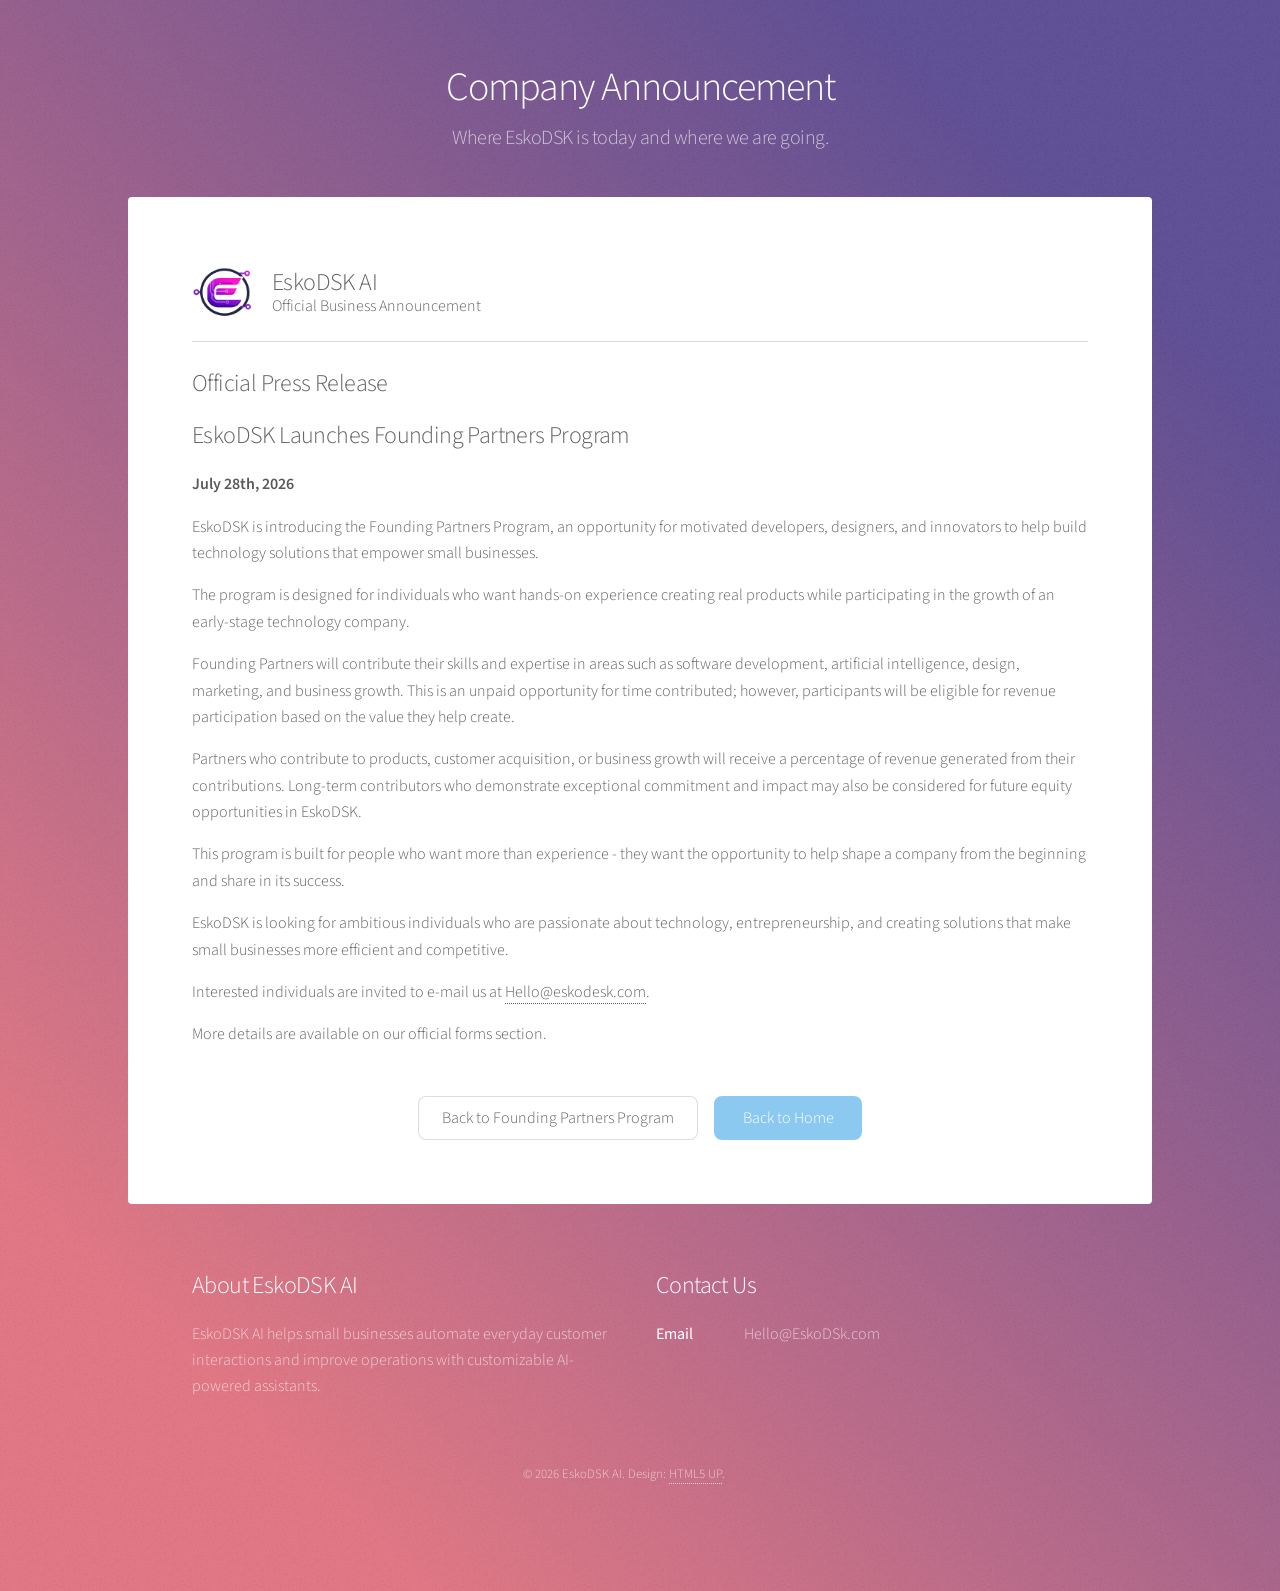
<file: company-announcement.html>
<!DOCTYPE HTML>
<!--
	Stellar by HTML5 UP
	html5up.net | @ajlkn
	Free for personal and commercial use under the CCA 3.0 license (html5up.net/license)
-->
<html>
	<head>
		<title>Company Announcement | EskoDSK AI</title>
		<meta charset="utf-8" />
		<meta name="viewport" content="width=device-width, initial-scale=1, user-scalable=no" />
		<link rel="stylesheet" href="assets/css/main.css" />
		<style>
			.document-header {
				display: flex;
				align-items: center;
				gap: 1rem;
				border-bottom: solid 1px rgba(0, 0, 0, 0.15);
				padding-bottom: 1rem;
				margin-bottom: 1.5rem;
			}

			.document-logo {
				width: 64px;
				height: 64px;
				object-fit: contain;
			}

			.document-brand {
				margin: 0;
				line-height: 1.2;
			}

			.document-meta {
				margin: 0 0 1.5rem 0;
				font-weight: 600;
				color: rgba(0, 0, 0, 0.65);
			}

			.document-content p {
				margin-bottom: 1rem;
			}
		</style>
		<noscript><link rel="stylesheet" href="assets/css/noscript.css" /></noscript>
	</head>
	<body class="is-preload">

		<!-- Wrapper -->
			<div id="wrapper">

				<!-- Header -->
					<header id="header">
						<h1>Company Announcement</h1>
						<p>Where EskoDSK is today and where we are going.</p>
					</header>

				<!-- Main -->
					<div id="main">

						<!-- Content -->
							<section id="content" class="main">
								<div class="document-header">
									<img src="images/logo.png" alt="EskoDSK AI logo" class="document-logo" />
									<div>
										<h2 class="document-brand">EskoDSK AI</h2>
										<p class="document-brand">Official Business Announcement</p>
									</div>
								</div>

								<div class="document-content">
									<h2>Official Press Release</h2>
									<h2>EskoDSK Launches Founding Partners Program</h2>
									<p class="document-meta">July 28th, 2026</p>
									<p>EskoDSK is introducing the Founding Partners Program, an opportunity for motivated developers, designers, and innovators to help build technology solutions that empower small businesses.</p>
									<p>The program is designed for individuals who want hands-on experience creating real products while participating in the growth of an early-stage technology company.</p>
									<p>Founding Partners will contribute their skills and expertise in areas such as software development, artificial intelligence, design, marketing, and business growth. This is an unpaid opportunity for time contributed; however, participants will be eligible for revenue participation based on the value they help create.</p>
									<p>Partners who contribute to products, customer acquisition, or business growth will receive a percentage of revenue generated from their contributions. Long-term contributors who demonstrate exceptional commitment and impact may also be considered for future equity opportunities in EskoDSK.</p>
									<p>This program is built for people who want more than experience - they want the opportunity to help shape a company from the beginning and share in its success.</p>
									<p>EskoDSK is looking for ambitious individuals who are passionate about technology, entrepreneurship, and creating solutions that make small businesses more efficient and competitive.</p>
									<p>Interested individuals are invited to e-mail us at <a href="mailto:Hello@eskodesk.com">Hello@eskodesk.com</a>.</p>
									<p>More details are available on our official forms section.</p>
								</div>

								<footer class="major">
									<ul class="actions special">
										<li><a href="founding-partners-program.html" class="button">Back to Founding Partners Program</a></li>
										<li><a href="index.html" class="button primary">Back to Home</a></li>
									</ul>
								</footer>
							</section>

					</div>

				<!-- Footer -->
					<footer id="footer">
						<section>
							<h2>About EskoDSK AI</h2>
							<p>EskoDSK AI helps small businesses automate everyday customer interactions and improve operations with customizable AI-powered assistants.</p>
						</section>
						<section>
							<h2>Contact Us</h2>
							<dl class="alt">
								<dt>Email</dt>
								<dd>Hello@EskoDSk.com</dd>
							</dl>
						</section>
						<p class="copyright">&copy; 2026 EskoDSK AI. Design: <a href="https://html5up.net">HTML5 UP</a>.</p>
					</footer>

			</div>

		<!-- Scripts -->
			<script src="assets/js/jquery.min.js"></script>
			<script src="assets/js/jquery.scrollex.min.js"></script>
			<script src="assets/js/jquery.scrolly.min.js"></script>
			<script src="assets/js/browser.min.js"></script>
			<script src="assets/js/breakpoints.min.js"></script>
			<script src="assets/js/util.js"></script>
			<script src="assets/js/main.js"></script>

	</body>
</html>
</file>
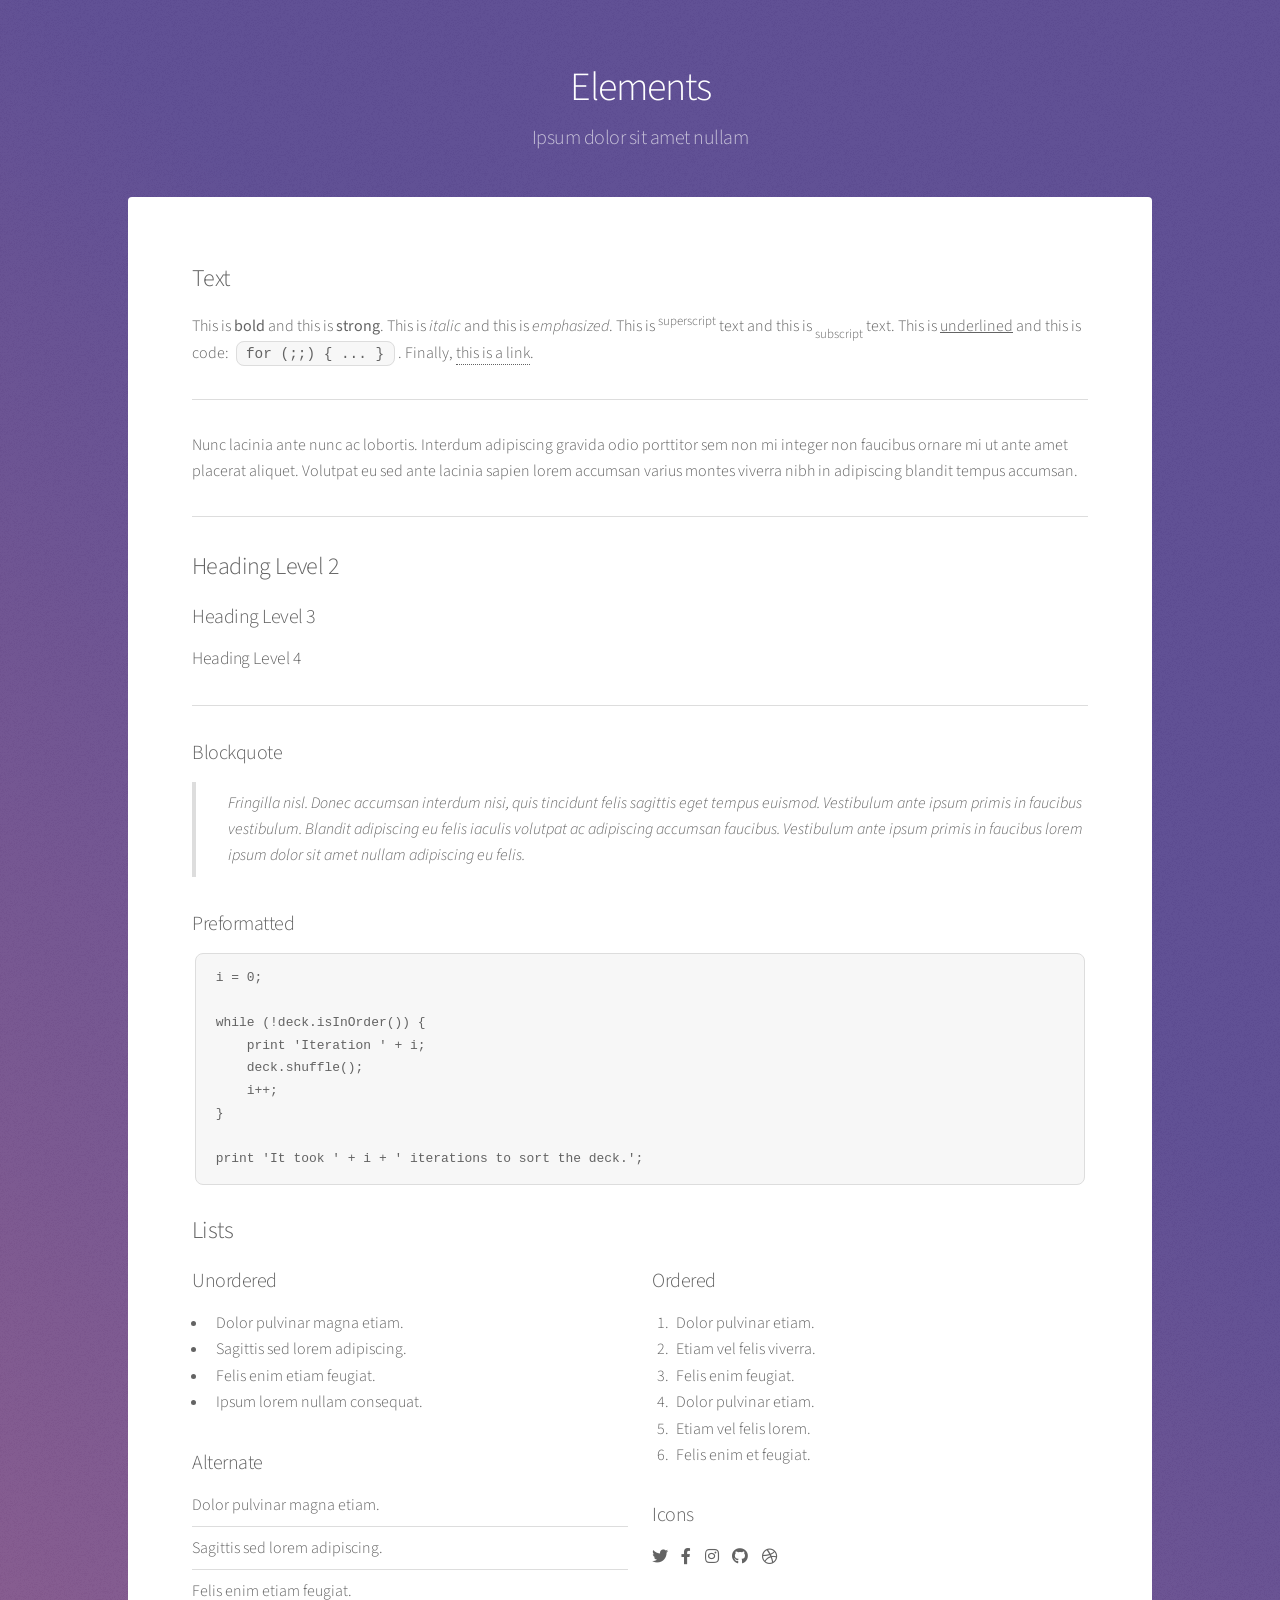
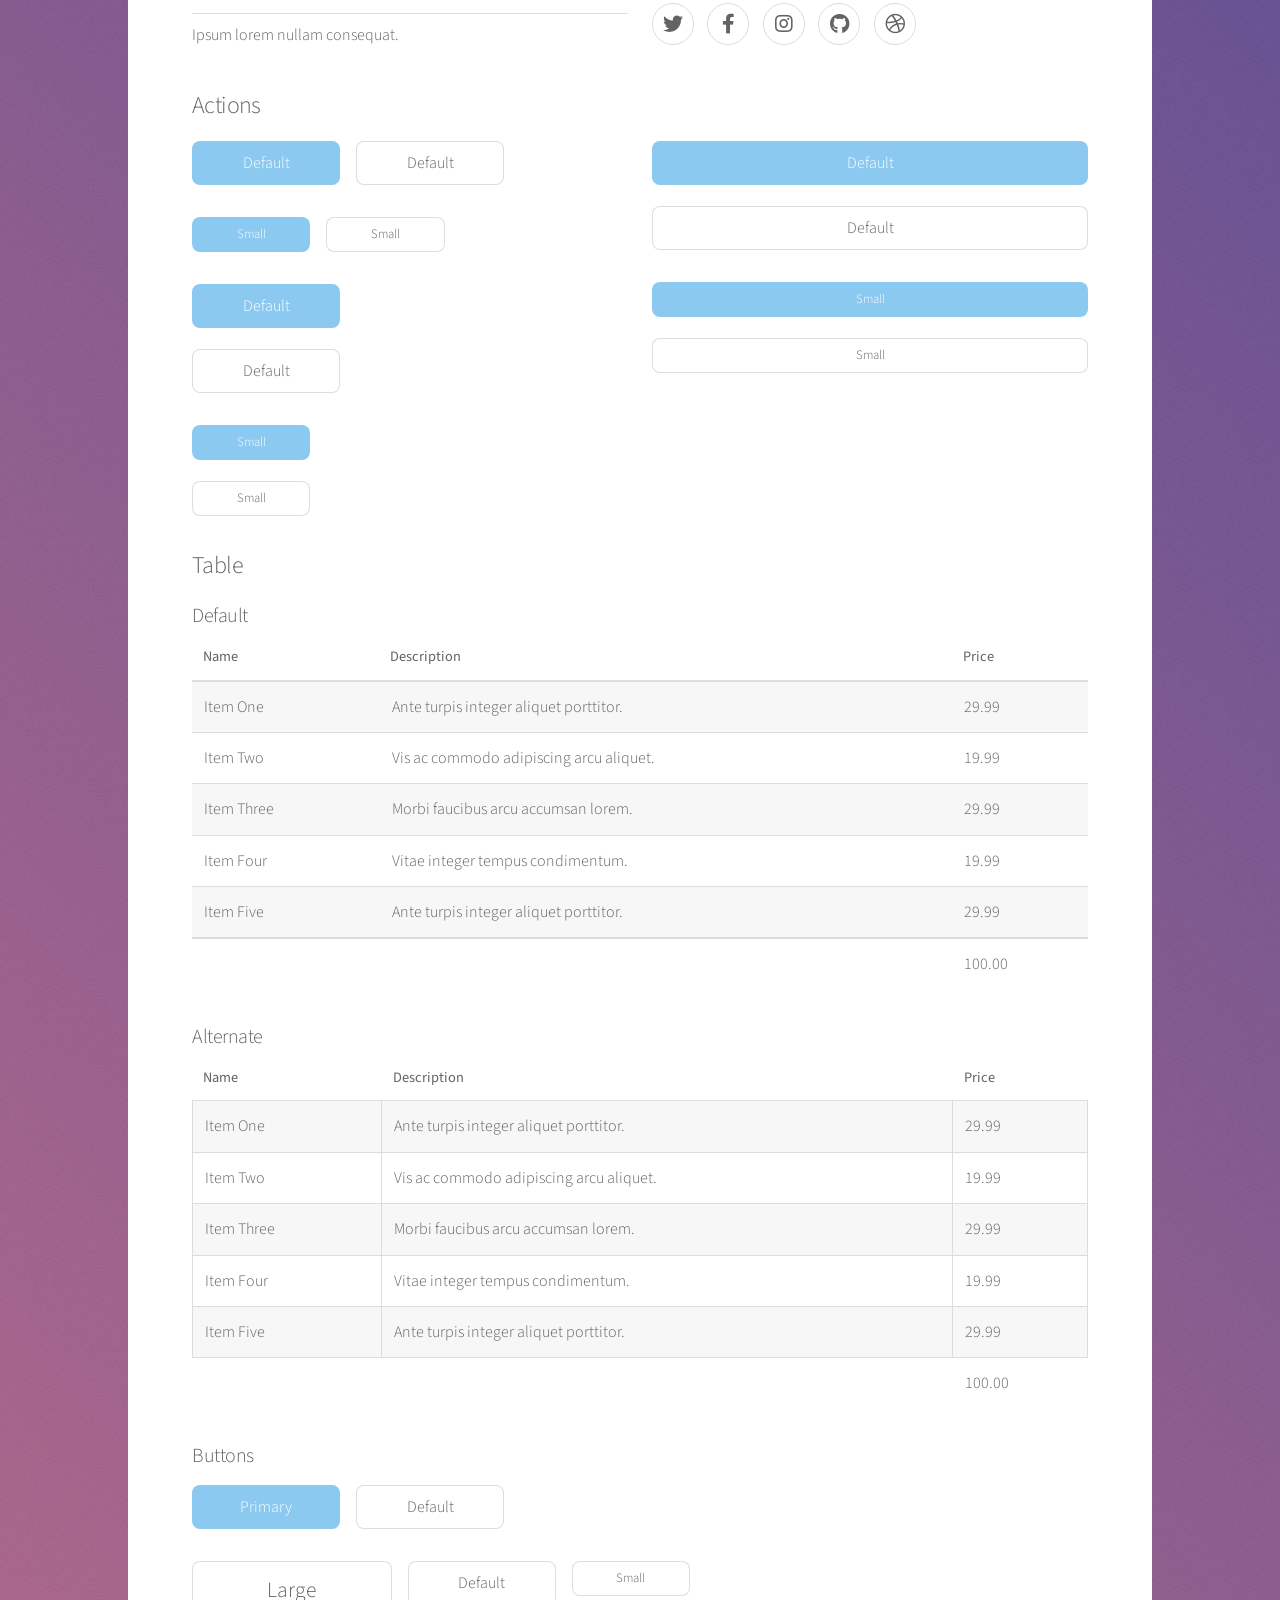
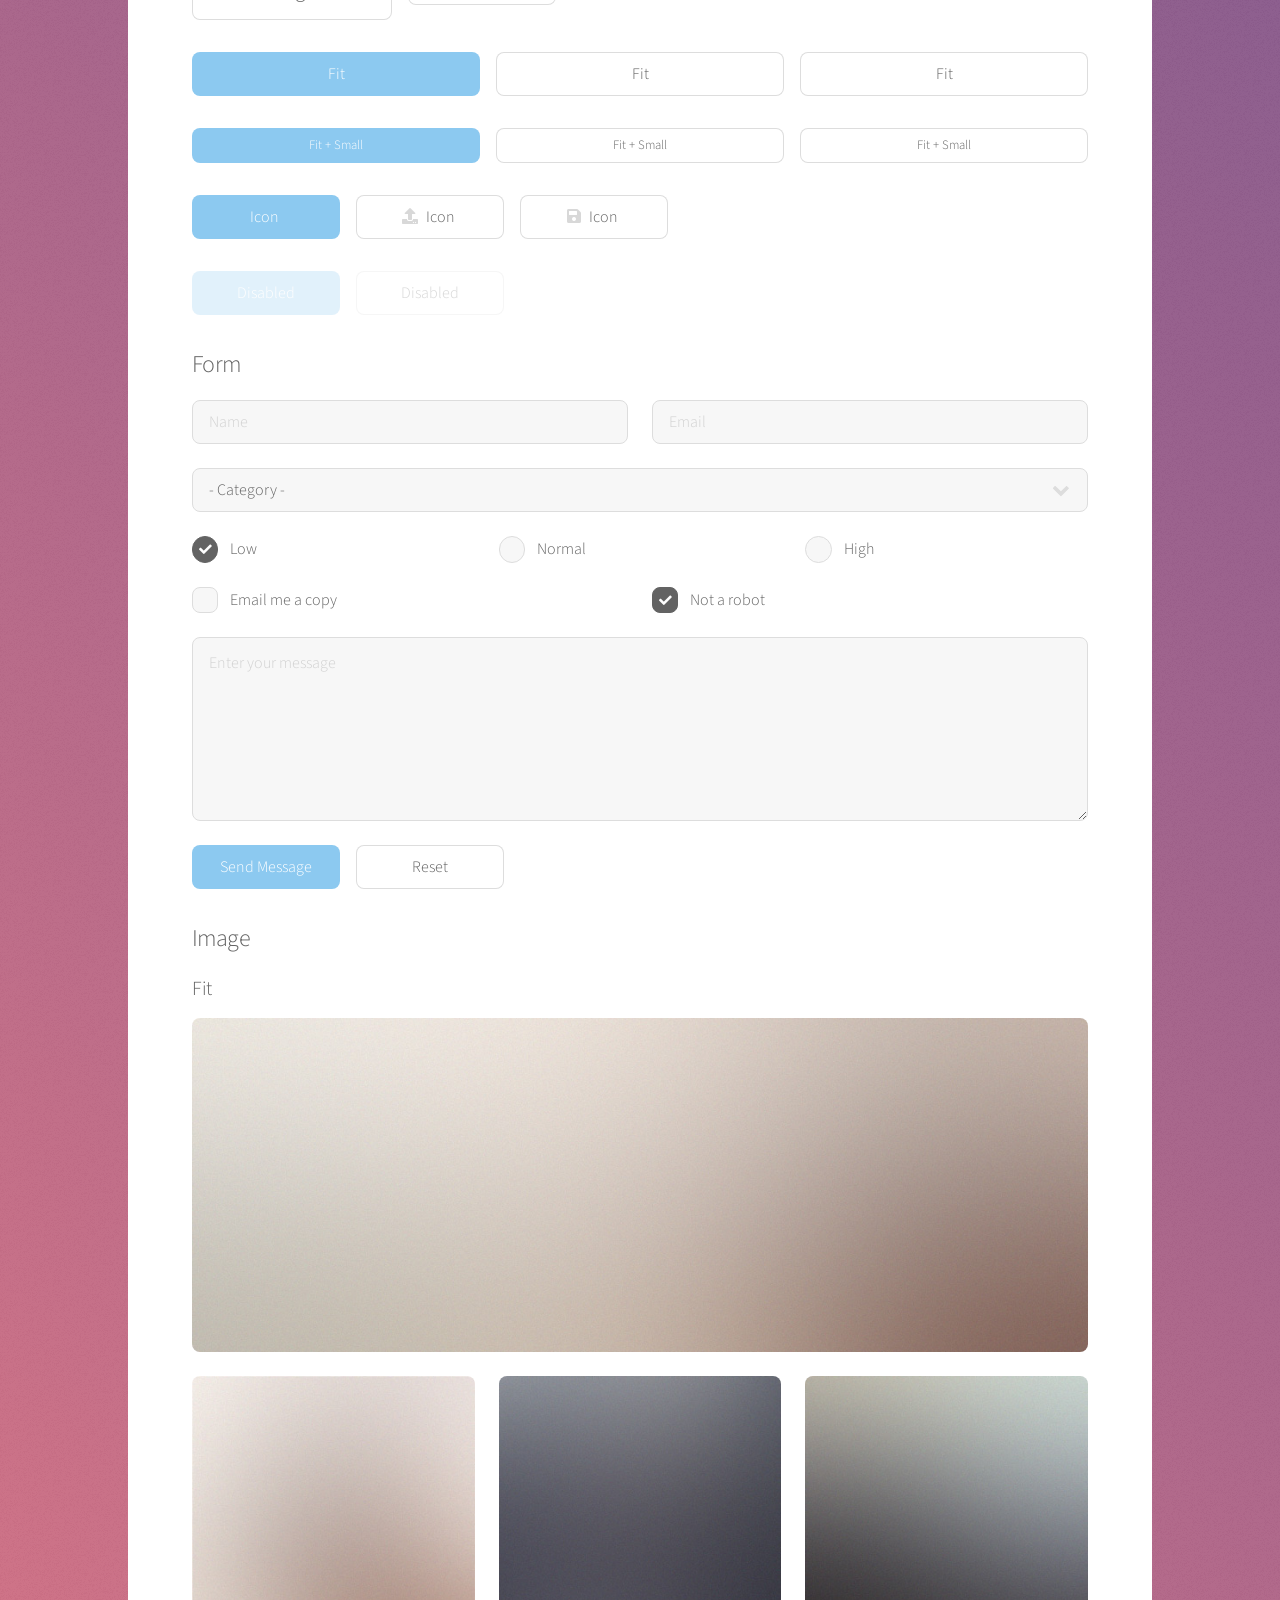
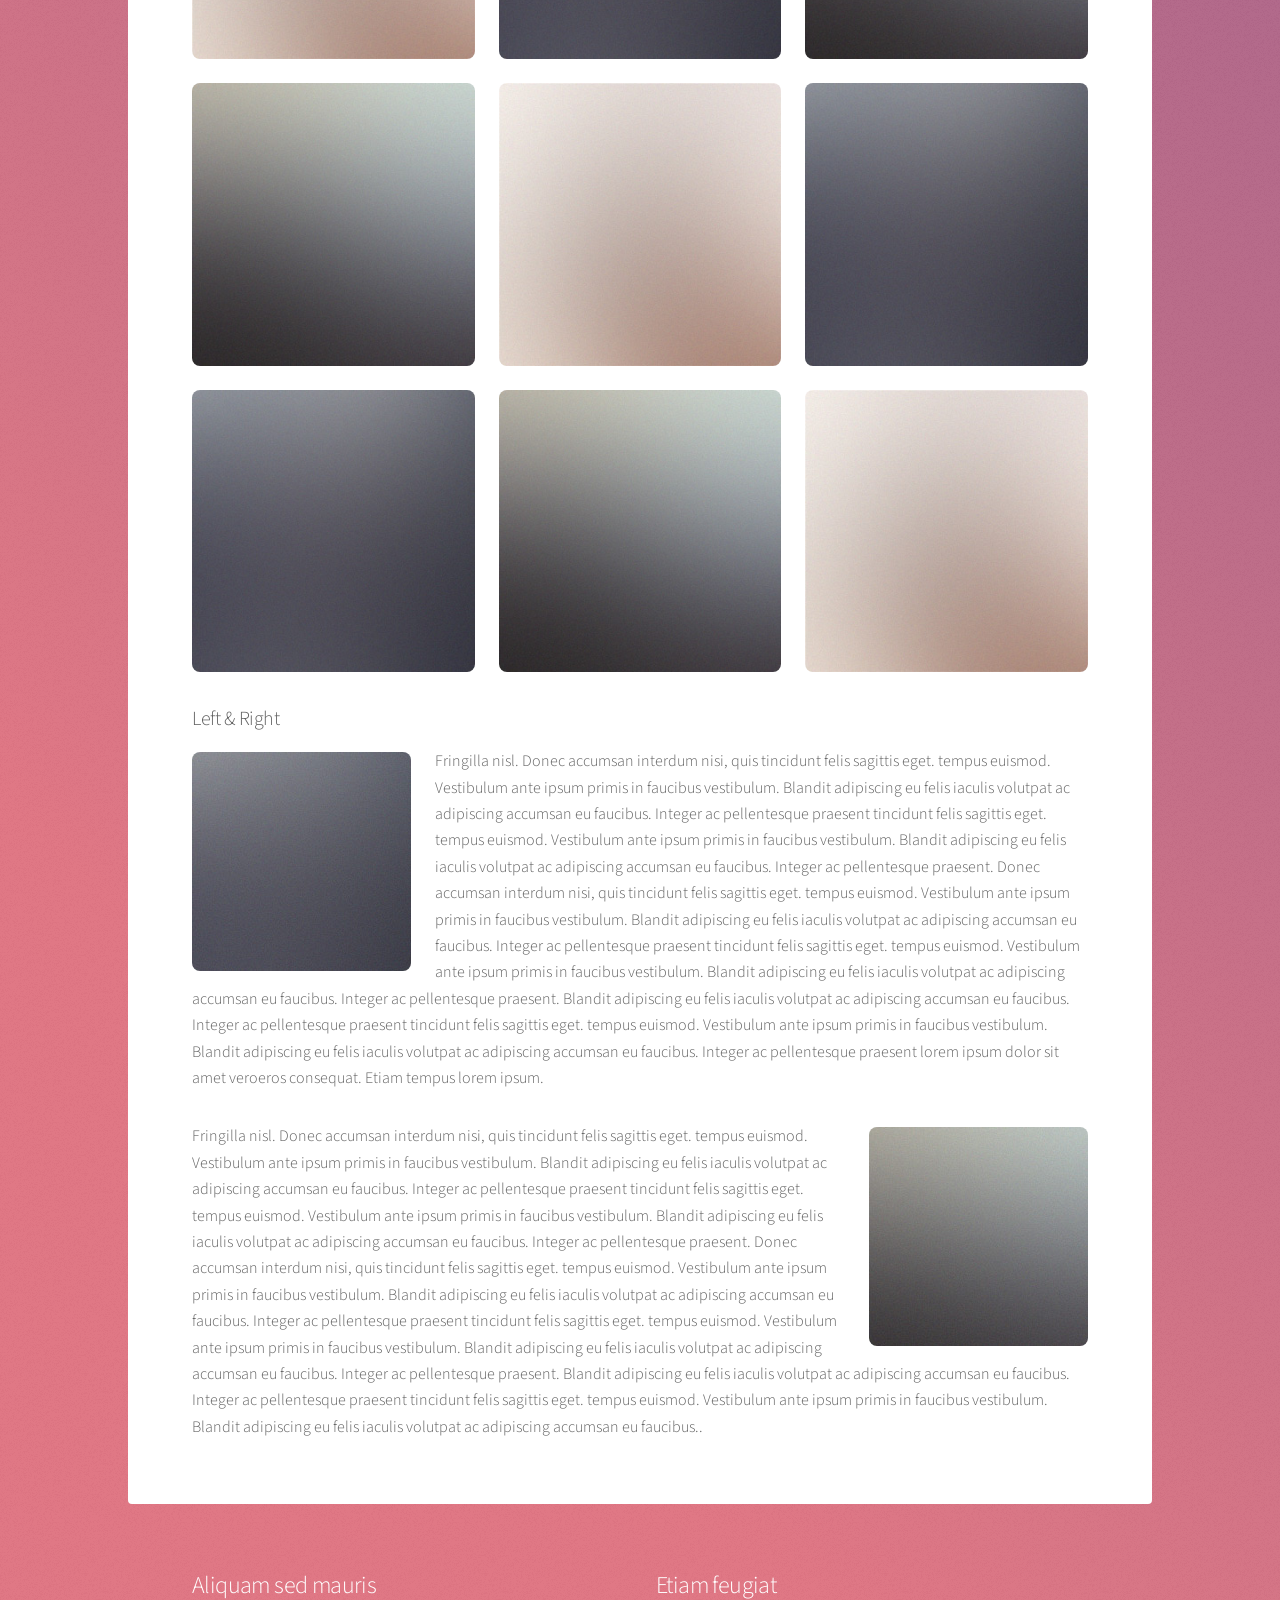
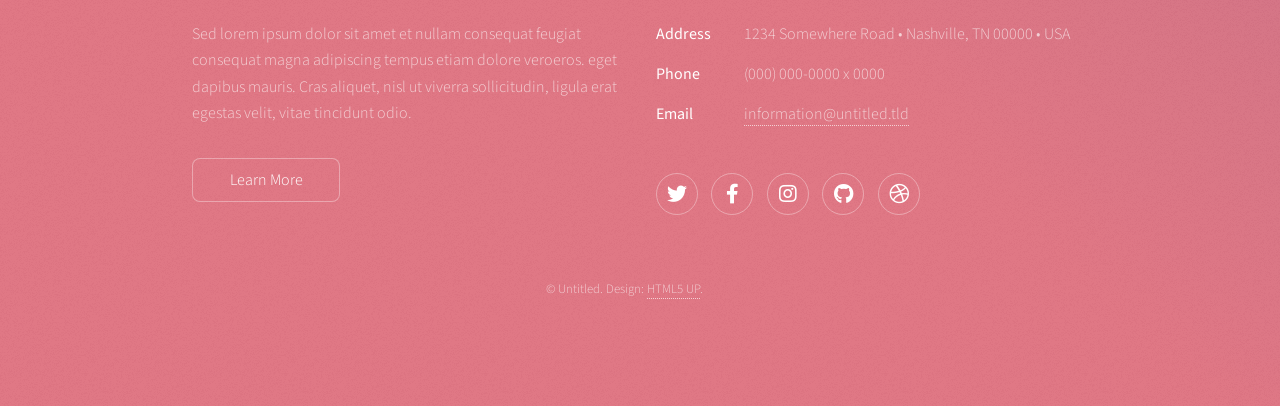
<file: elements.html>
<!DOCTYPE HTML>
<!--
	Stellar by HTML5 UP
	html5up.net | @ajlkn
	Free for personal and commercial use under the CCA 3.0 license (html5up.net/license)
-->
<html>
	<head>
		<title>Elements - Stellar by HTML5 UP</title>
		<meta charset="utf-8" />
		<meta name="viewport" content="width=device-width, initial-scale=1, user-scalable=no" />
		<link rel="stylesheet" href="assets/css/main.css" />
		<noscript><link rel="stylesheet" href="assets/css/noscript.css" /></noscript>
	</head>
	<body class="is-preload">

		<!-- Wrapper -->
			<div id="wrapper">

				<!-- Header -->
					<header id="header">
						<h1>Elements</h1>
						<p>Ipsum dolor sit amet nullam</p>
					</header>

				<!-- Main -->
					<div id="main">

						<!-- Content -->
							<section id="content" class="main">

								<!-- Text -->
									<section>
										<h2>Text</h2>
										<p>This is <b>bold</b> and this is <strong>strong</strong>. This is <i>italic</i> and this is <em>emphasized</em>.
										This is <sup>superscript</sup> text and this is <sub>subscript</sub> text.
										This is <u>underlined</u> and this is code: <code>for (;;) { ... }</code>. Finally, <a href="#">this is a link</a>.</p>
										<hr />
										<p>Nunc lacinia ante nunc ac lobortis. Interdum adipiscing gravida odio porttitor sem non mi integer non faucibus ornare mi ut ante amet placerat aliquet. Volutpat eu sed ante lacinia sapien lorem accumsan varius montes viverra nibh in adipiscing blandit tempus accumsan.</p>
										<hr />
										<h2>Heading Level 2</h2>
										<h3>Heading Level 3</h3>
										<h4>Heading Level 4</h4>
										<hr />
										<h3>Blockquote</h3>
										<blockquote>Fringilla nisl. Donec accumsan interdum nisi, quis tincidunt felis sagittis eget tempus euismod. Vestibulum ante ipsum primis in faucibus vestibulum. Blandit adipiscing eu felis iaculis volutpat ac adipiscing accumsan faucibus. Vestibulum ante ipsum primis in faucibus lorem ipsum dolor sit amet nullam adipiscing eu felis.</blockquote>
										<h3>Preformatted</h3>
										<pre><code>i = 0;

while (!deck.isInOrder()) {
    print 'Iteration ' + i;
    deck.shuffle();
    i++;
}

print 'It took ' + i + ' iterations to sort the deck.';</code></pre>
									</section>

								<!-- Lists -->
									<section>
										<h2>Lists</h2>
										<div class="row">
											<div class="col-6 col-12-medium">
												<h3>Unordered</h3>
												<ul>
													<li>Dolor pulvinar magna etiam.</li>
													<li>Sagittis sed lorem adipiscing.</li>
													<li>Felis enim etiam feugiat.</li>
													<li>Ipsum lorem nullam consequat.</li>
												</ul>
												<h3>Alternate</h3>
												<ul class="alt">
													<li>Dolor pulvinar magna etiam.</li>
													<li>Sagittis sed lorem adipiscing.</li>
													<li>Felis enim etiam feugiat.</li>
													<li>Ipsum lorem nullam consequat.</li>
												</ul>
											</div>
											<div class="col-6 col-12-medium">
												<h3>Ordered</h3>
												<ol>
													<li>Dolor pulvinar etiam.</li>
													<li>Etiam vel felis viverra.</li>
													<li>Felis enim feugiat.</li>
													<li>Dolor pulvinar etiam.</li>
													<li>Etiam vel felis lorem.</li>
													<li>Felis enim et feugiat.</li>
												</ol>
												<h3>Icons</h3>
												<ul class="icons">
													<li><a href="#" class="icon brands fa-twitter"><span class="label">Twitter</span></a></li>
													<li><a href="#" class="icon brands fa-facebook-f"><span class="label">Facebook</span></a></li>
													<li><a href="#" class="icon brands fa-instagram"><span class="label">Instagram</span></a></li>
													<li><a href="#" class="icon brands fa-github"><span class="label">GitHub</span></a></li>
													<li><a href="#" class="icon brands fa-dribbble"><span class="label">Dribbble</span></a></li>
												</ul>
												<ul class="icons">
													<li><a href="#" class="icon brands alt fa-twitter"><span class="label">Twitter</span></a></li>
													<li><a href="#" class="icon brands alt fa-facebook-f"><span class="label">Facebook</span></a></li>
													<li><a href="#" class="icon brands alt fa-instagram"><span class="label">Instagram</span></a></li>
													<li><a href="#" class="icon brands alt fa-github"><span class="label">GitHub</span></a></li>
													<li><a href="#" class="icon brands alt fa-dribbble"><span class="label">Dribbble</span></a></li>
												</ul>
											</div>
										</div>
										<h2>Actions</h2>
										<div class="row">
											<div class="col-6 col-12-medium">
												<ul class="actions">
													<li><a href="#" class="button primary">Default</a></li>
													<li><a href="#" class="button">Default</a></li>
												</ul>
												<ul class="actions small">
													<li><a href="#" class="button primary small">Small</a></li>
													<li><a href="#" class="button small">Small</a></li>
												</ul>
												<ul class="actions stacked">
													<li><a href="#" class="button primary">Default</a></li>
													<li><a href="#" class="button">Default</a></li>
												</ul>
												<ul class="actions stacked">
													<li><a href="#" class="button primary small">Small</a></li>
													<li><a href="#" class="button small">Small</a></li>
												</ul>
											</div>
											<div class="col-6 col-12-medium">
												<ul class="actions stacked">
													<li><a href="#" class="button primary fit">Default</a></li>
													<li><a href="#" class="button fit">Default</a></li>
												</ul>
												<ul class="actions stacked">
													<li><a href="#" class="button primary small fit">Small</a></li>
													<li><a href="#" class="button small fit">Small</a></li>
												</ul>
											</div>
										</div>
									</section>

								<!-- Table -->
									<section>
										<h2>Table</h2>
										<h3>Default</h3>
										<div class="table-wrapper">
											<table>
												<thead>
													<tr>
														<th>Name</th>
														<th>Description</th>
														<th>Price</th>
													</tr>
												</thead>
												<tbody>
													<tr>
														<td>Item One</td>
														<td>Ante turpis integer aliquet porttitor.</td>
														<td>29.99</td>
													</tr>
													<tr>
														<td>Item Two</td>
														<td>Vis ac commodo adipiscing arcu aliquet.</td>
														<td>19.99</td>
													</tr>
													<tr>
														<td>Item Three</td>
														<td> Morbi faucibus arcu accumsan lorem.</td>
														<td>29.99</td>
													</tr>
													<tr>
														<td>Item Four</td>
														<td>Vitae integer tempus condimentum.</td>
														<td>19.99</td>
													</tr>
													<tr>
														<td>Item Five</td>
														<td>Ante turpis integer aliquet porttitor.</td>
														<td>29.99</td>
													</tr>
												</tbody>
												<tfoot>
													<tr>
														<td colspan="2"></td>
														<td>100.00</td>
													</tr>
												</tfoot>
											</table>
										</div>

										<h3>Alternate</h3>
										<div class="table-wrapper">
											<table class="alt">
												<thead>
													<tr>
														<th>Name</th>
														<th>Description</th>
														<th>Price</th>
													</tr>
												</thead>
												<tbody>
													<tr>
														<td>Item One</td>
														<td>Ante turpis integer aliquet porttitor.</td>
														<td>29.99</td>
													</tr>
													<tr>
														<td>Item Two</td>
														<td>Vis ac commodo adipiscing arcu aliquet.</td>
														<td>19.99</td>
													</tr>
													<tr>
														<td>Item Three</td>
														<td> Morbi faucibus arcu accumsan lorem.</td>
														<td>29.99</td>
													</tr>
													<tr>
														<td>Item Four</td>
														<td>Vitae integer tempus condimentum.</td>
														<td>19.99</td>
													</tr>
													<tr>
														<td>Item Five</td>
														<td>Ante turpis integer aliquet porttitor.</td>
														<td>29.99</td>
													</tr>
												</tbody>
												<tfoot>
													<tr>
														<td colspan="2"></td>
														<td>100.00</td>
													</tr>
												</tfoot>
											</table>
										</div>
									</section>

								<!-- Buttons -->
									<section>
										<h3>Buttons</h3>
										<ul class="actions">
											<li><a href="#" class="button primary">Primary</a></li>
											<li><a href="#" class="button">Default</a></li>
										</ul>
										<ul class="actions">
											<li><a href="#" class="button large">Large</a></li>
											<li><a href="#" class="button">Default</a></li>
											<li><a href="#" class="button small">Small</a></li>
										</ul>
										<ul class="actions fit">
											<li><a href="#" class="button primary fit">Fit</a></li>
											<li><a href="#" class="button fit">Fit</a></li>
											<li><a href="#" class="button fit">Fit</a></li>
										</ul>
										<ul class="actions fit small">
											<li><a href="#" class="button primary fit small">Fit + Small</a></li>
											<li><a href="#" class="button fit small">Fit + Small</a></li>
											<li><a href="#" class="button fit small">Fit + Small</a></li>
										</ul>
										<ul class="actions">
											<li><a href="#" class="button primary icon solidfa-download">Icon</a></li>
											<li><a href="#" class="button icon solid fa-upload">Icon</a></li>
											<li><a href="#" class="button icon solid fa-save">Icon</a></li>
										</ul>
										<ul class="actions">
											<li><span class="button primary disabled">Disabled</span></li>
											<li><span class="button disabled">Disabled</span></li>
										</ul>
									</section>

								<!-- Form -->
									<section>
										<h2>Form</h2>
										<form method="post" action="#">
											<div class="row gtr-uniform">
												<div class="col-6 col-12-xsmall">
													<input type="text" name="demo-name" id="demo-name" value="" placeholder="Name" />
												</div>
												<div class="col-6 col-12-xsmall">
													<input type="email" name="demo-email" id="demo-email" value="" placeholder="Email" />
												</div>
												<div class="col-12">
													<select name="demo-category" id="demo-category">
														<option value="">- Category -</option>
														<option value="1">Manufacturing</option>
														<option value="1">Shipping</option>
														<option value="1">Administration</option>
														<option value="1">Human Resources</option>
													</select>
												</div>
												<div class="col-4 col-12-small">
													<input type="radio" id="demo-priority-low" name="demo-priority" checked>
													<label for="demo-priority-low">Low</label>
												</div>
												<div class="col-4 col-12-small">
													<input type="radio" id="demo-priority-normal" name="demo-priority">
													<label for="demo-priority-normal">Normal</label>
												</div>
												<div class="col-4 col-12-small">
													<input type="radio" id="demo-priority-high" name="demo-priority">
													<label for="demo-priority-high">High</label>
												</div>
												<div class="col-6 col-12-small">
													<input type="checkbox" id="demo-copy" name="demo-copy">
													<label for="demo-copy">Email me a copy</label>
												</div>
												<div class="col-6 col-12-small">
													<input type="checkbox" id="demo-human" name="demo-human" checked>
													<label for="demo-human">Not a robot</label>
												</div>
												<div class="col-12">
													<textarea name="demo-message" id="demo-message" placeholder="Enter your message" rows="6"></textarea>
												</div>
												<div class="col-12">
													<ul class="actions">
														<li><input type="submit" value="Send Message" class="primary" /></li>
														<li><input type="reset" value="Reset" /></li>
													</ul>
												</div>
											</div>
										</form>
									</section>

								<!-- Image -->
									<section>
										<h2>Image</h2>
										<h3>Fit</h3>
										<div class="box alt">
											<div class="row gtr-uniform">
												<div class="col-12"><span class="image fit"><img src="images/pic04.jpg" alt="" /></span></div>
												<div class="col-4"><span class="image fit"><img src="images/pic01.jpg" alt="" /></span></div>
												<div class="col-4"><span class="image fit"><img src="images/pic02.jpg" alt="" /></span></div>
												<div class="col-4"><span class="image fit"><img src="images/pic03.jpg" alt="" /></span></div>
												<div class="col-4"><span class="image fit"><img src="images/pic03.jpg" alt="" /></span></div>
												<div class="col-4"><span class="image fit"><img src="images/pic01.jpg" alt="" /></span></div>
												<div class="col-4"><span class="image fit"><img src="images/pic02.jpg" alt="" /></span></div>
												<div class="col-4"><span class="image fit"><img src="images/pic02.jpg" alt="" /></span></div>
												<div class="col-4"><span class="image fit"><img src="images/pic03.jpg" alt="" /></span></div>
												<div class="col-4"><span class="image fit"><img src="images/pic01.jpg" alt="" /></span></div>
											</div>
										</div>
										<h3>Left &amp; Right</h3>
										<p><span class="image left"><img src="images/pic05.jpg" alt="" /></span>Fringilla nisl. Donec accumsan interdum nisi, quis tincidunt felis sagittis eget. tempus euismod. Vestibulum ante ipsum primis in faucibus vestibulum. Blandit adipiscing eu felis iaculis volutpat ac adipiscing accumsan eu faucibus. Integer ac pellentesque praesent tincidunt felis sagittis eget. tempus euismod. Vestibulum ante ipsum primis in faucibus vestibulum. Blandit adipiscing eu felis iaculis volutpat ac adipiscing accumsan eu faucibus. Integer ac pellentesque praesent. Donec accumsan interdum nisi, quis tincidunt felis sagittis eget. tempus euismod. Vestibulum ante ipsum primis in faucibus vestibulum. Blandit adipiscing eu felis iaculis volutpat ac adipiscing accumsan eu faucibus. Integer ac pellentesque praesent tincidunt felis sagittis eget. tempus euismod. Vestibulum ante ipsum primis in faucibus vestibulum. Blandit adipiscing eu felis iaculis volutpat ac adipiscing accumsan eu faucibus. Integer ac pellentesque praesent. Blandit adipiscing eu felis iaculis volutpat ac adipiscing accumsan eu faucibus. Integer ac pellentesque praesent tincidunt felis sagittis eget. tempus euismod. Vestibulum ante ipsum primis in faucibus vestibulum. Blandit adipiscing eu felis iaculis volutpat ac adipiscing accumsan eu faucibus. Integer ac pellentesque praesent lorem ipsum dolor sit amet veroeros consequat. Etiam tempus lorem ipsum.</p>
										<p><span class="image right"><img src="images/pic06.jpg" alt="" /></span>Fringilla nisl. Donec accumsan interdum nisi, quis tincidunt felis sagittis eget. tempus euismod. Vestibulum ante ipsum primis in faucibus vestibulum. Blandit adipiscing eu felis iaculis volutpat ac adipiscing accumsan eu faucibus. Integer ac pellentesque praesent tincidunt felis sagittis eget. tempus euismod. Vestibulum ante ipsum primis in faucibus vestibulum. Blandit adipiscing eu felis iaculis volutpat ac adipiscing accumsan eu faucibus. Integer ac pellentesque praesent. Donec accumsan interdum nisi, quis tincidunt felis sagittis eget. tempus euismod. Vestibulum ante ipsum primis in faucibus vestibulum. Blandit adipiscing eu felis iaculis volutpat ac adipiscing accumsan eu faucibus. Integer ac pellentesque praesent tincidunt felis sagittis eget. tempus euismod. Vestibulum ante ipsum primis in faucibus vestibulum. Blandit adipiscing eu felis iaculis volutpat ac adipiscing accumsan eu faucibus. Integer ac pellentesque praesent. Blandit adipiscing eu felis iaculis volutpat ac adipiscing accumsan eu faucibus. Integer ac pellentesque praesent tincidunt felis sagittis eget. tempus euismod. Vestibulum ante ipsum primis in faucibus vestibulum. Blandit adipiscing eu felis iaculis volutpat ac adipiscing accumsan eu faucibus..</p>
									</section>

							</section>

					</div>

				<!-- Footer -->
					<footer id="footer">
						<section>
							<h2>Aliquam sed mauris</h2>
							<p>Sed lorem ipsum dolor sit amet et nullam consequat feugiat consequat magna adipiscing tempus etiam dolore veroeros. eget dapibus mauris. Cras aliquet, nisl ut viverra sollicitudin, ligula erat egestas velit, vitae tincidunt odio.</p>
							<ul class="actions">
								<li><a href="#" class="button">Learn More</a></li>
							</ul>
						</section>
						<section>
							<h2>Etiam feugiat</h2>
							<dl class="alt">
								<dt>Address</dt>
								<dd>1234 Somewhere Road &bull; Nashville, TN 00000 &bull; USA</dd>
								<dt>Phone</dt>
								<dd>(000) 000-0000 x 0000</dd>
								<dt>Email</dt>
								<dd><a href="#">information@untitled.tld</a></dd>
							</dl>
							<ul class="icons">
								<li><a href="#" class="icon brands fa-twitter alt"><span class="label">Twitter</span></a></li>
								<li><a href="#" class="icon brands fa-facebook-f alt"><span class="label">Facebook</span></a></li>
								<li><a href="#" class="icon brands fa-instagram alt"><span class="label">Instagram</span></a></li>
								<li><a href="#" class="icon brands fa-github alt"><span class="label">GitHub</span></a></li>
								<li><a href="#" class="icon brands fa-dribbble alt"><span class="label">Dribbble</span></a></li>
							</ul>
						</section>
						<p class="copyright">&copy; Untitled. Design: <a href="https://html5up.net">HTML5 UP</a>.</p>
					</footer>

			</div>

		<!-- Scripts -->
			<script src="assets/js/jquery.min.js"></script>
			<script src="assets/js/jquery.scrollex.min.js"></script>
			<script src="assets/js/jquery.scrolly.min.js"></script>
			<script src="assets/js/browser.min.js"></script>
			<script src="assets/js/breakpoints.min.js"></script>
			<script src="assets/js/util.js"></script>
			<script src="assets/js/main.js"></script>

	</body>
</html>
</file>
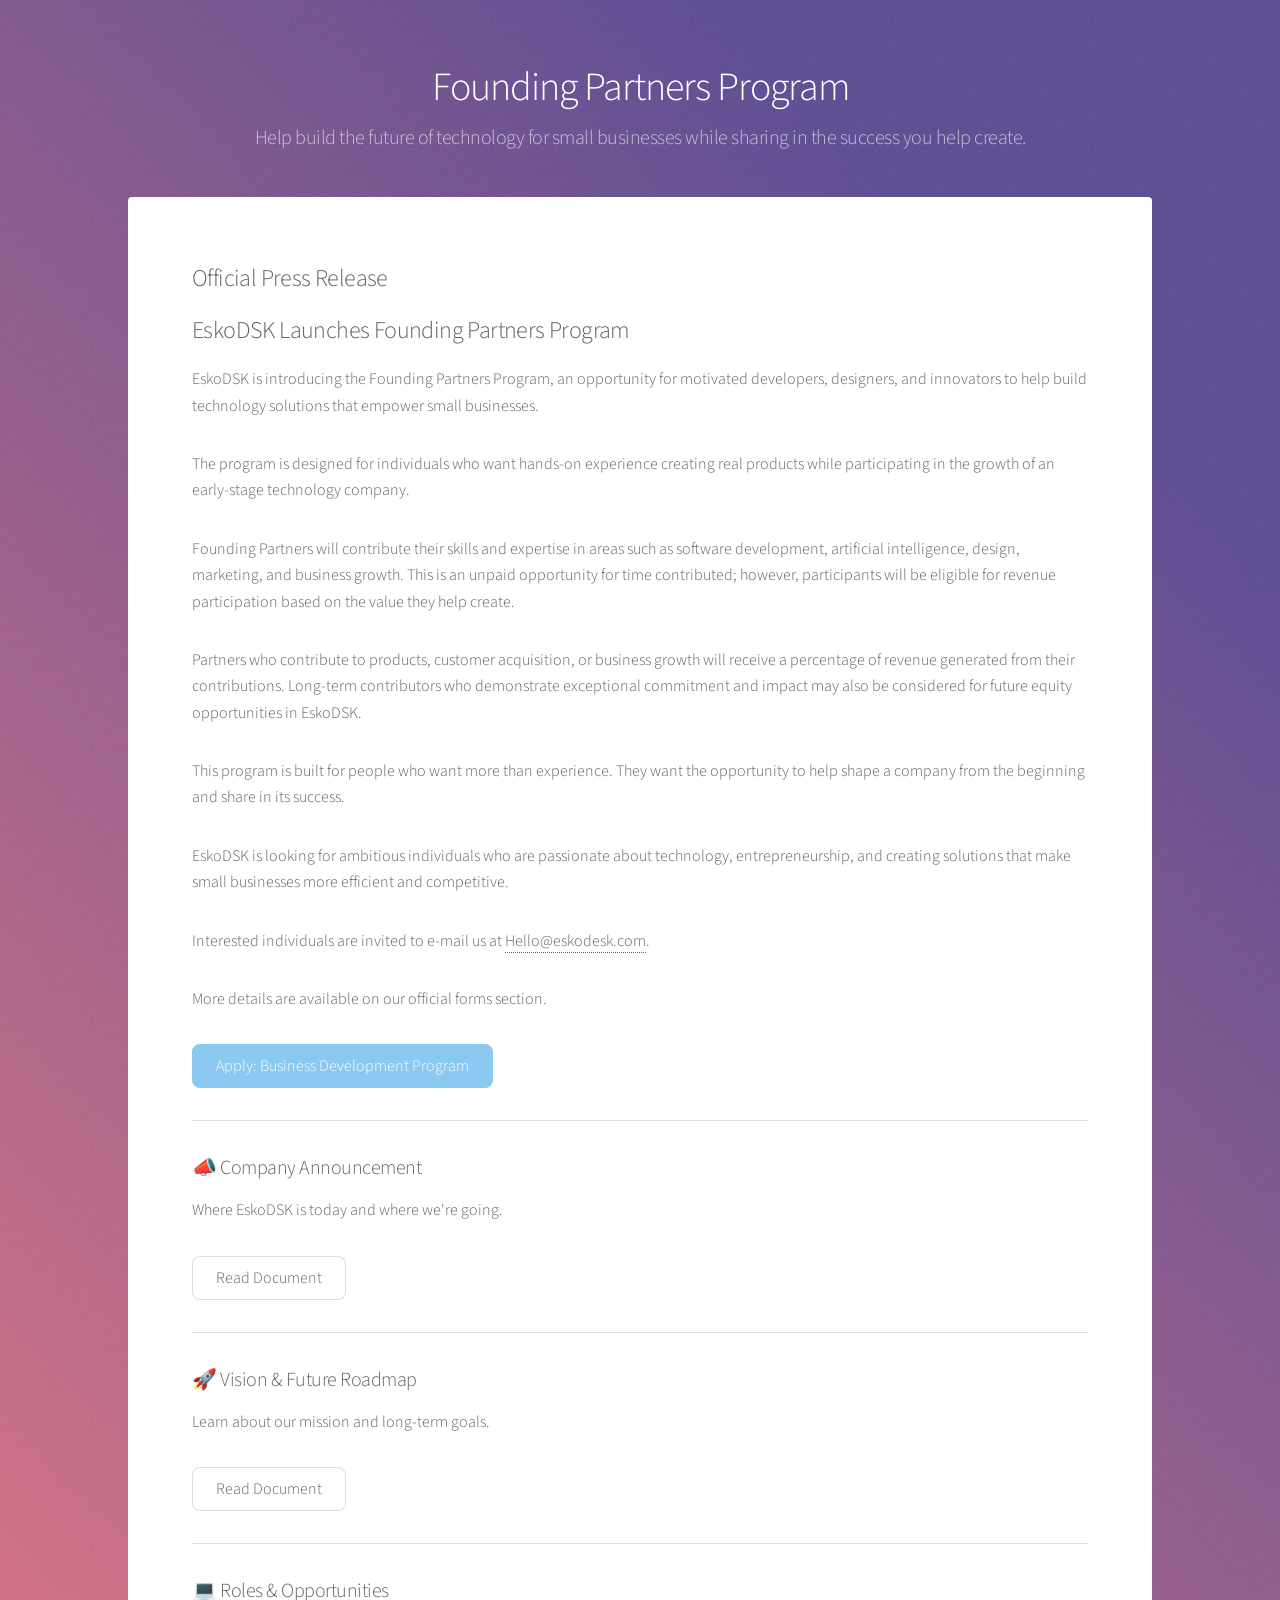
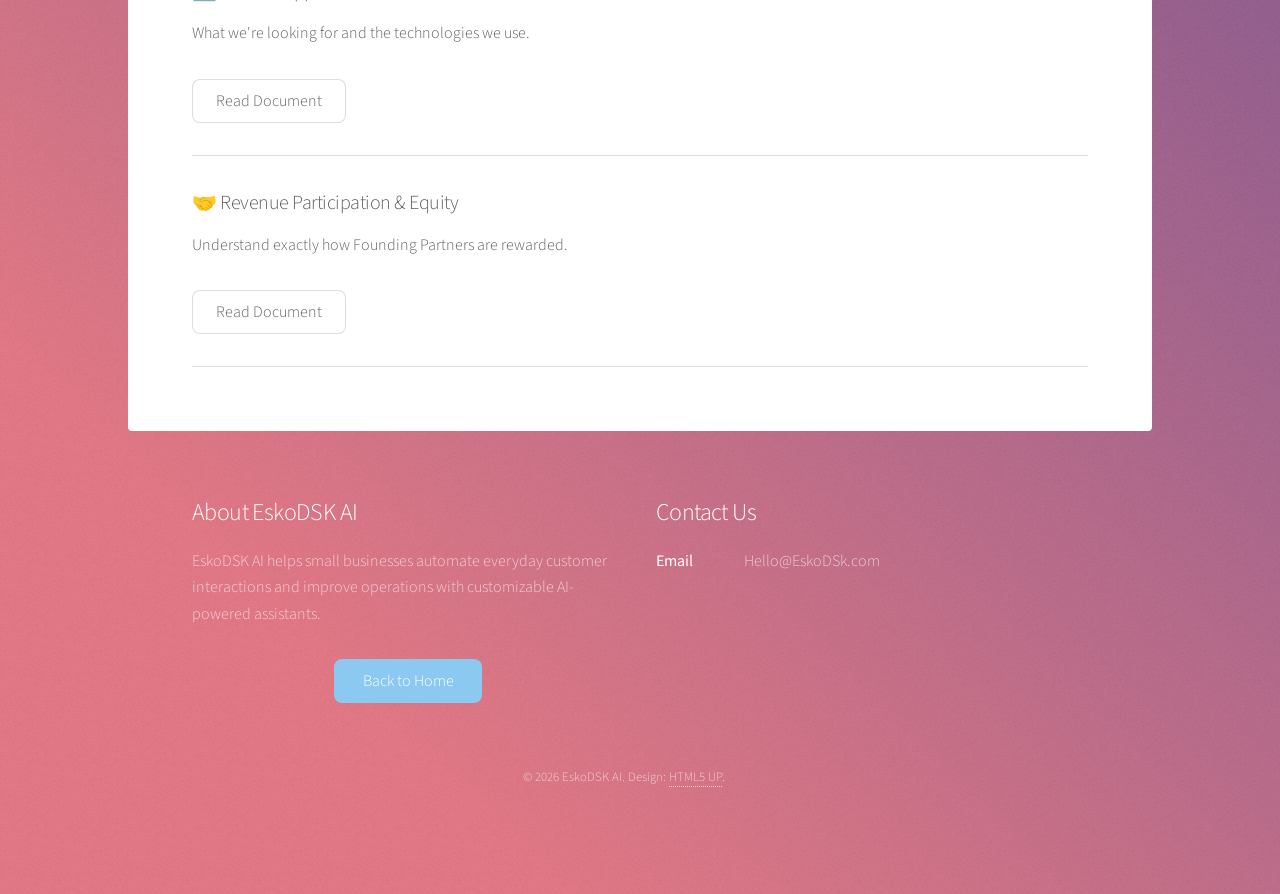
<file: founding-partners-program.html>
<!DOCTYPE HTML>
<!--
	Stellar by HTML5 UP
	html5up.net | @ajlkn
	Free for personal and commercial use under the CCA 3.0 license (html5up.net/license)
-->
<html>
	<head>
		<title>Founding Partners Program | EskoDSK AI</title>
		<meta charset="utf-8" />
		<meta name="viewport" content="width=device-width, initial-scale=1, user-scalable=no" />
		<link rel="stylesheet" href="assets/css/main.css" />
		<noscript><link rel="stylesheet" href="assets/css/noscript.css" /></noscript>
	</head>
	<body class="is-preload">

		<!-- Wrapper -->
			<div id="wrapper">

				<!-- Header -->
					<header id="header">
						<h1>Founding Partners Program</h1>
						<p>Help build the future of technology for small businesses while sharing in the success you help create.</p>
					</header>

				<!-- Main -->
					<div id="main">

						<!-- Content -->
							<section id="content" class="main">
								<h2>Official Press Release</h2>
								<h2>EskoDSK Launches Founding Partners Program</h2>
								<p>EskoDSK is introducing the Founding Partners Program, an opportunity for motivated developers, designers, and innovators to help build technology solutions that empower small businesses.</p>
								<p>The program is designed for individuals who want hands-on experience creating real products while participating in the growth of an early-stage technology company.</p>
								<p>Founding Partners will contribute their skills and expertise in areas such as software development, artificial intelligence, design, marketing, and business growth. This is an unpaid opportunity for time contributed; however, participants will be eligible for revenue participation based on the value they help create.</p>
								<p>Partners who contribute to products, customer acquisition, or business growth will receive a percentage of revenue generated from their contributions. Long-term contributors who demonstrate exceptional commitment and impact may also be considered for future equity opportunities in EskoDSK.</p>
								<p>This program is built for people who want more than experience. They want the opportunity to help shape a company from the beginning and share in its success.</p>
								<p>EskoDSK is looking for ambitious individuals who are passionate about technology, entrepreneurship, and creating solutions that make small businesses more efficient and competitive.</p>
								<p>Interested individuals are invited to e-mail us at <a href="mailto:Hello@eskodesk.com">Hello@eskodesk.com</a>.</p>
								<p>More details are available on our official forms section.</p>
								<ul class="actions">
									<li><a href="business-development-program.html" class="button primary">Apply: Business Development Program</a></li>
								</ul>

								<hr />
								<section>
									<h3>📣 Company Announcement</h3>
									<p>Where EskoDSK is today and where we're going.</p>
									<ul class="actions">
										<li><a href="company-announcement.html" class="button">Read Document</a></li>
									</ul>
								</section>

								<hr />
								<section>
									<h3>🚀 Vision &amp; Future Roadmap</h3>
									<p>Learn about our mission and long-term goals.</p>
									<ul class="actions">
										<li><a href="vision-future-roadmap.html" class="button">Read Document</a></li>
									</ul>
								</section>

								<hr />
								<section>
									<h3>💻 Roles &amp; Opportunities</h3>
									<p>What we're looking for and the technologies we use.</p>
									<ul class="actions">
										<li><a href="roles-opportunities.html" class="button">Read Document</a></li>
									</ul>
								</section>

								<hr />
								<section>
									<h3>🤝 Revenue Participation &amp; Equity</h3>
									<p>Understand exactly how Founding Partners are rewarded.</p>
									<ul class="actions">
										<li><a href="revenue-participation-equity.html" class="button">Read Document</a></li>
									</ul>
								</section>
								<hr />
							</section>

					</div>

				<!-- Footer -->
					<footer id="footer">
						<section>
							<h2>About EskoDSK AI</h2>
							<p>EskoDSK AI helps small businesses automate everyday customer interactions and improve operations with customizable AI-powered assistants.</p>
						</section>
						<section>
							<h2>Contact Us</h2>
							<dl class="alt">
								<dt>Email</dt>
								<dd>Hello@EskoDSk.com</dd>
							</dl>
						</section>
						<ul class="actions special">
							<li><a href="index.html" class="button primary">Back to Home</a></li>
						</ul>
						<p class="copyright">&copy; 2026 EskoDSK AI. Design: <a href="https://html5up.net">HTML5 UP</a>.</p>
					</footer>

			</div>

		<!-- Scripts -->
			<script src="assets/js/jquery.min.js"></script>
			<script src="assets/js/jquery.scrollex.min.js"></script>
			<script src="assets/js/jquery.scrolly.min.js"></script>
			<script src="assets/js/browser.min.js"></script>
			<script src="assets/js/breakpoints.min.js"></script>
			<script src="assets/js/util.js"></script>
			<script src="assets/js/main.js"></script>

	</body>
</html>
</file>
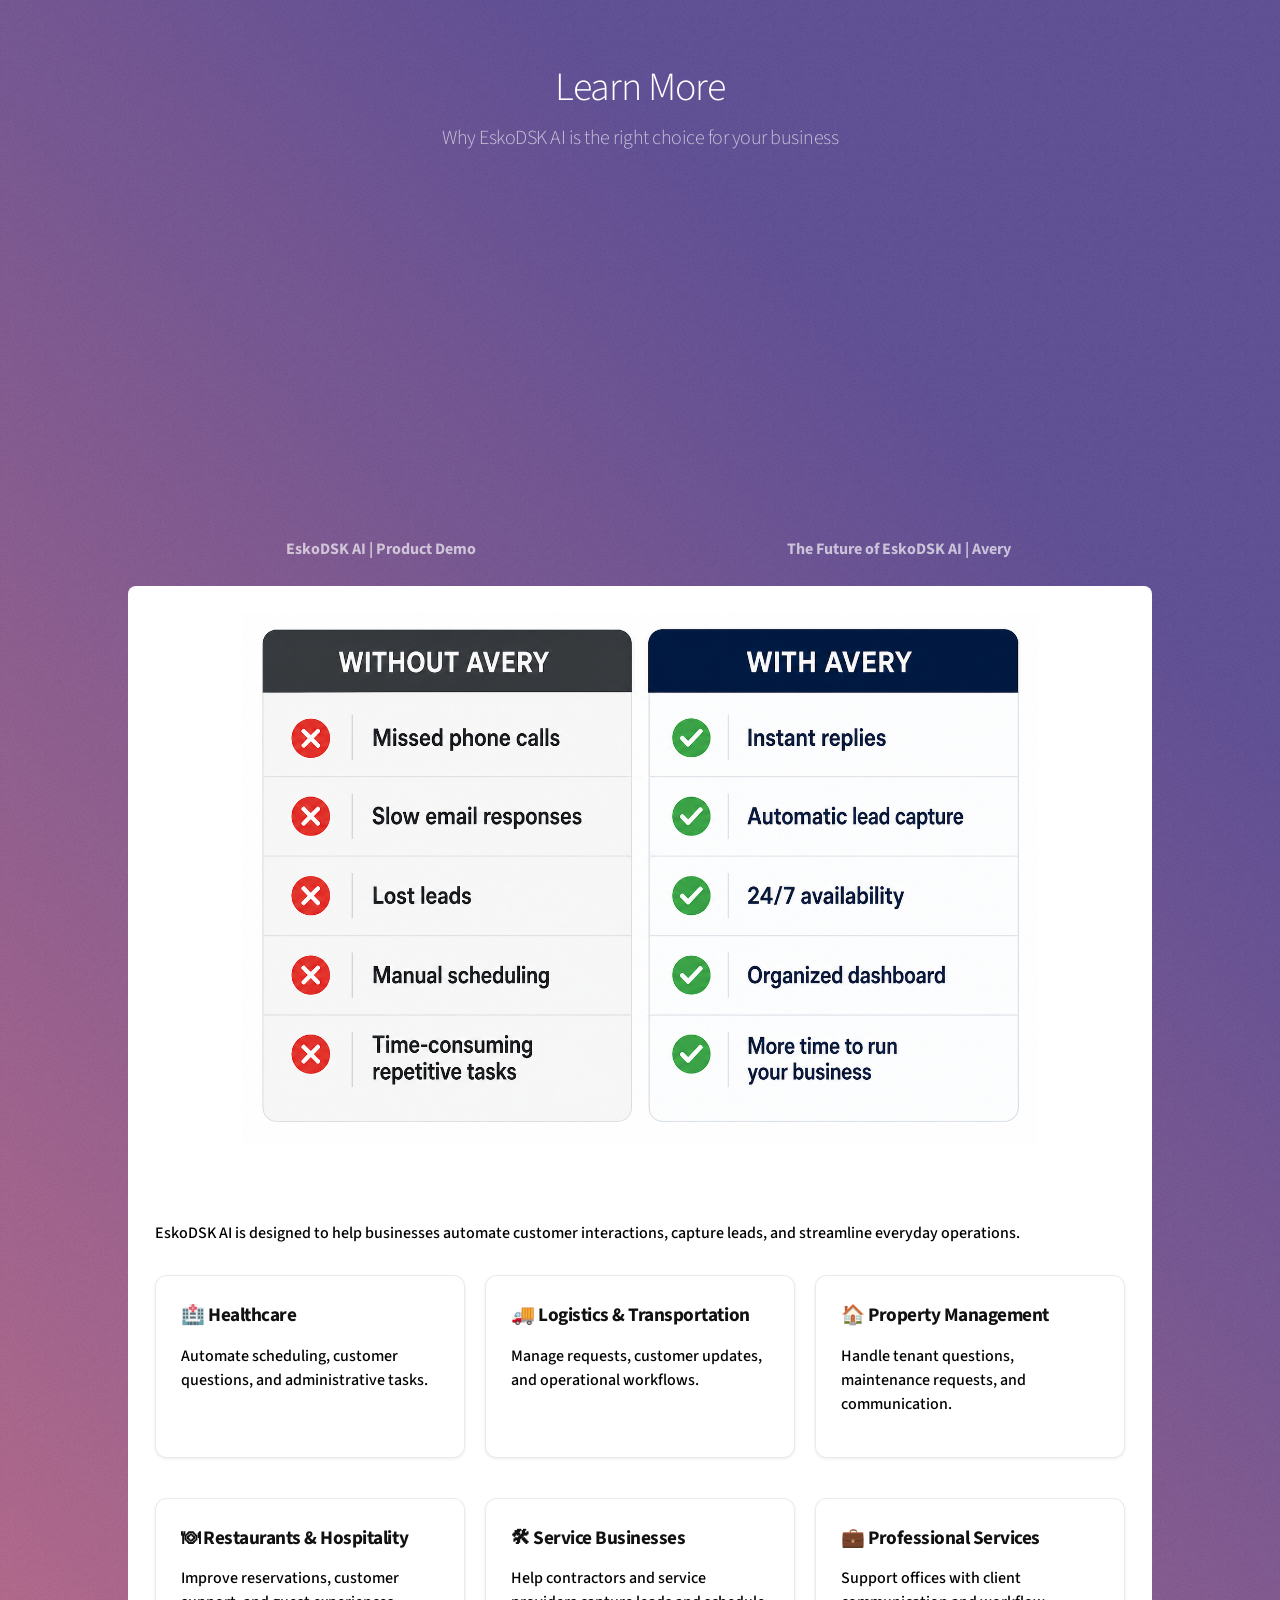
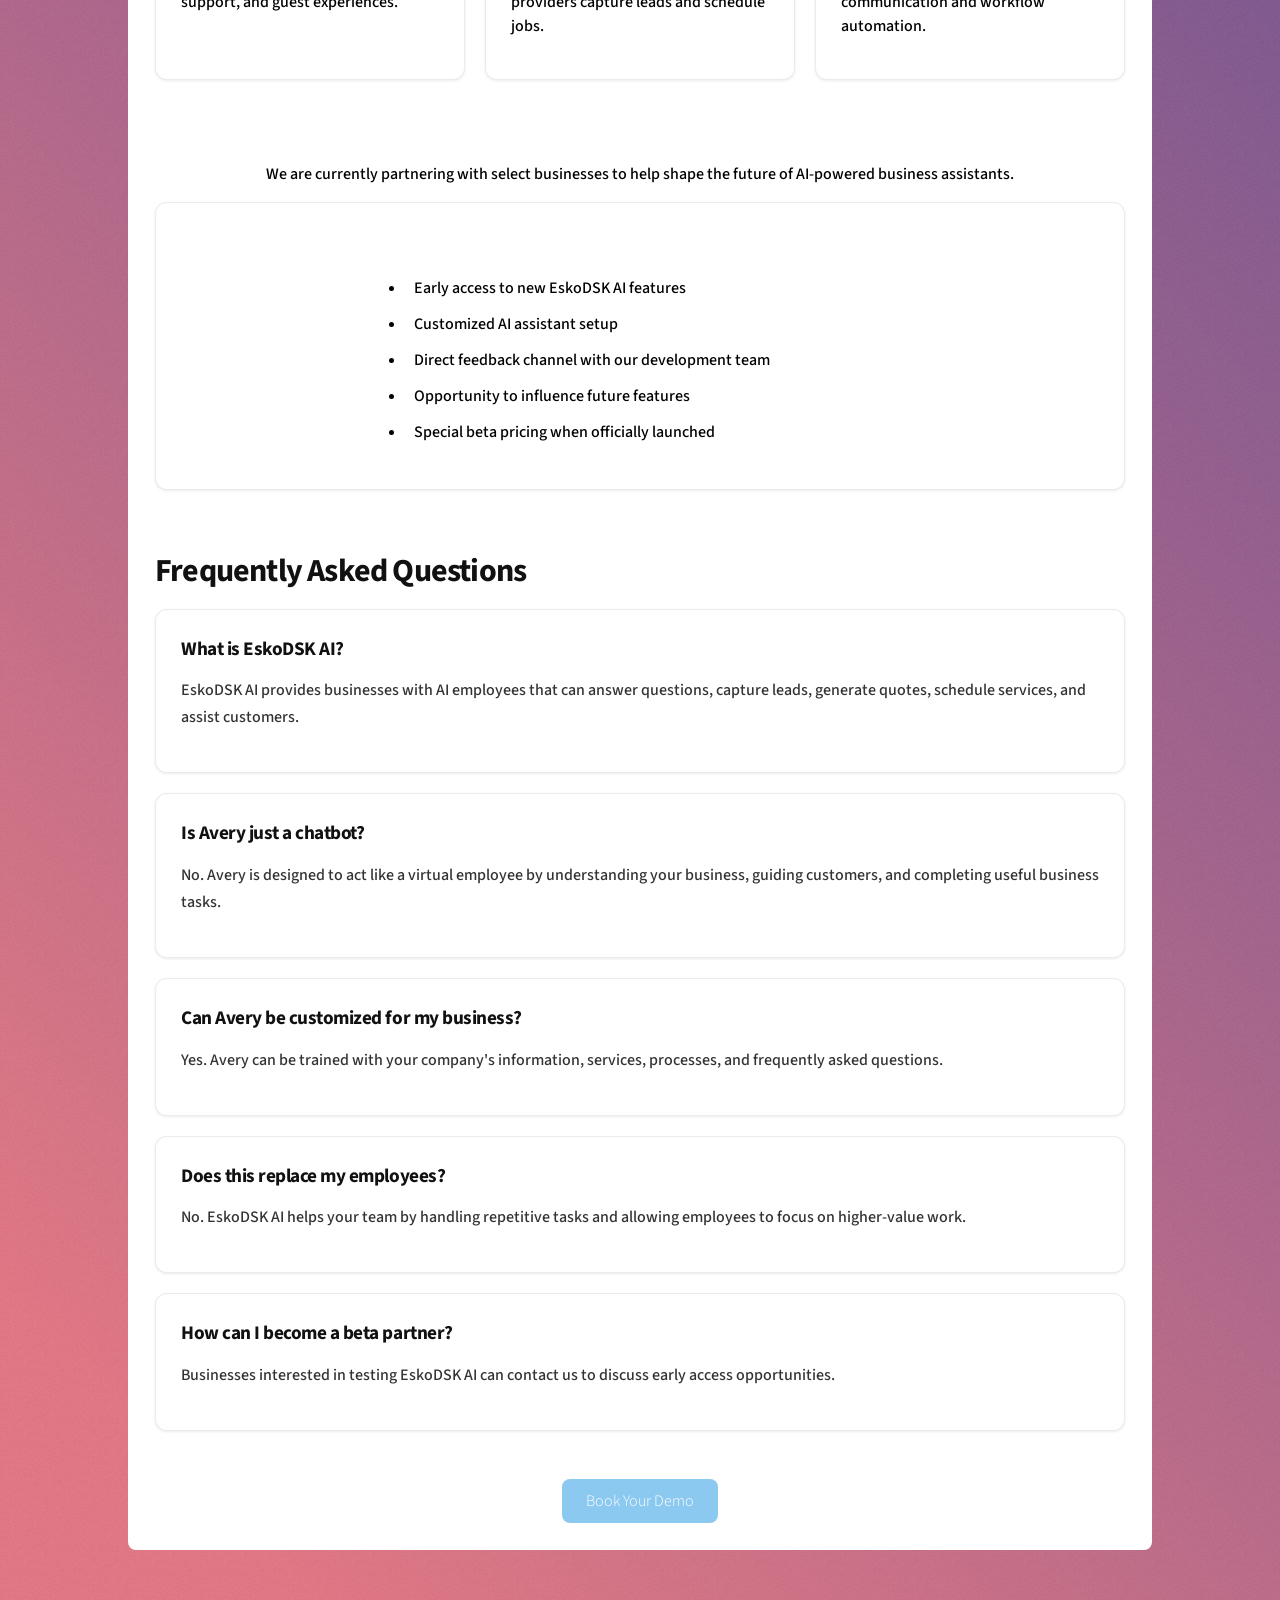
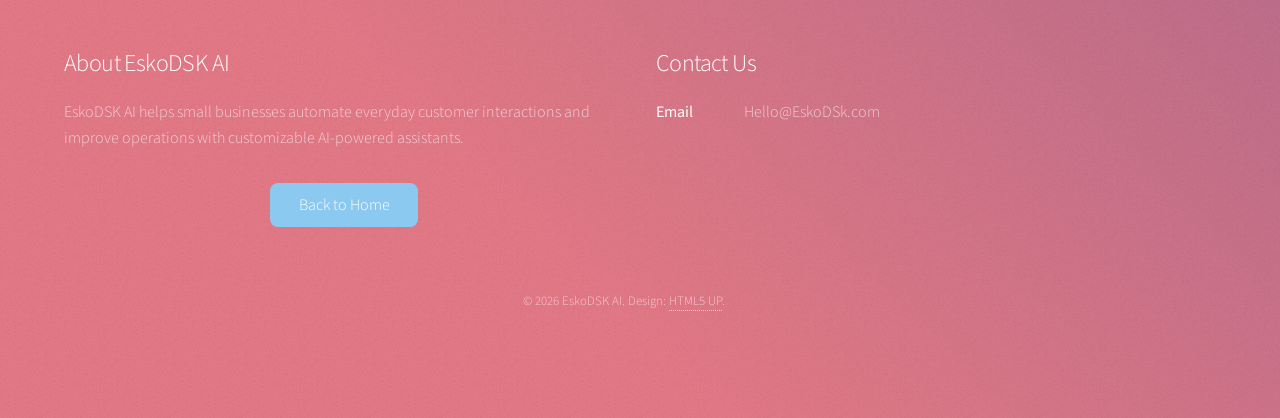
<file: generic.html>
<!DOCTYPE HTML>
<!--
	Stellar by HTML5 UP
	html5up.net | @ajlkn
	Free for personal and commercial use under the CCA 3.0 license (html5up.net/license)
-->
<html>
	<head>
		<title>Lean More | EskoDSK AI</title>
		<meta charset="utf-8" />
		<meta name="viewport" content="width=device-width, initial-scale=1, user-scalable=no" />
		<link rel="stylesheet" href="assets/css/main.css" />
		<style>
			#content { line-height: 1.5; font-size: 1rem; font-weight: 500; }
			#content p { margin: 0 0 1rem 0; font-size: 1rem; font-weight: 500; }
			#content h2 { margin: 0 0 0.85rem 0; font-size: 2rem; font-weight: 700; }
			#content h3 { margin: 0 0 0.85rem 0; font-size: 1.2rem; font-weight: 700; }
			.feature-card h3 { font-size: 1.25rem; font-weight: 700; }
			.feature-card p { font-size: 1rem; font-weight: 500; }
			.video-caption { margin: 0.75rem 0 1.5rem; font-weight: 700; text-align: center; font-size: 1rem; }
			.mobile-image { width: 82%; max-width: 100%; height: auto; margin: 0 auto 1rem auto; display: block; }
			@media screen and (max-width: 736px) {
				.video-caption { font-size: 1.05rem; }
				.mobile-image { width: 97%; }
			}
		</style>
		<noscript><link rel="stylesheet" href="assets/css/noscript.css" /></noscript>
	</head>
	<body class="is-preload">

		<!-- Wrapper -->
			<div id="wrapper">

				<!-- Header -->
					<header id="header">
						<h1>Learn More</h1>
						<p>Why EskoDSK AI is the right choice for your business</p>
					</header>

					<!-- Videos -->
						<section class="main">
							<div class="row gtr-50">
								<div class="col-6">
									<div style="margin-bottom: 1rem;">
										<iframe width="100%" height="315" src="https://www.youtube.com/embed/wtSor9B0WUY" title="YouTube video player" frameborder="0" allow="accelerometer; autoplay; clipboard-write; encrypted-media; gyroscope; picture-in-picture; web-share" allowfullscreen></iframe>
									</div>
									<p class="video-caption">EskoDSK AI | Product Demo</p>
							</div>
							<div class="col-6">
								<div style="margin-bottom: 1rem;">
									<iframe width="100%" height="315" src="https://www.youtube.com/embed/MHHJ5A2IJd0" title="The Future of EskoDSK AI | Avery" frameborder="0" allow="accelerometer; autoplay; clipboard-write; encrypted-media; gyroscope; picture-in-picture; web-share" allowfullscreen></iframe>
								</div>
								<p class="video-caption">The Future of EskoDSK AI | Avery</p>
								</div>
							</div>
						</section>


						<!-- Content -->
							<section id="content" class="main box" style="background:#ffffff; color:#000000;">
				<img class="mobile-image" src="images/image01.png" alt="Image 01" style="max-width:100%; height:auto; margin:0 auto 1rem auto; display:block;" />

<section class="learn-section">

<h2>
Industries We Serve
</h2>


<p>
EskoDSK AI is designed to help businesses automate customer interactions,
capture leads, and streamline everyday operations.
</p>



<div class="feature-grid">


<div class="feature-card">

<h3>
🏥 Healthcare
</h3>

<p>
Automate scheduling, customer questions, and administrative tasks.
</p>

</div>



<div class="feature-card">

<h3>
🚚 Logistics & Transportation
</h3>

<p>
Manage requests, customer updates, and operational workflows.
</p>

</div>




<div class="feature-card">

<h3>
🏠 Property Management
</h3>

<p>
Handle tenant questions, maintenance requests, and communication.
</p>

</div>




<div class="feature-card">

<h3>
🍽 Restaurants & Hospitality
</h3>

<p>
Improve reservations, customer support, and guest experiences.
</p>

</div>




<div class="feature-card">

<h3>
🛠 Service Businesses
</h3>

<p>
Help contractors and service providers capture leads and schedule jobs.
</p>

</div>




<div class="feature-card">

<h3>
💼 Professional Services
</h3>

<p>
Support offices with client communication and workflow automation.
</p>

</div>



</div>

</section>







<!-- BETA PARTNER SECTION -->


<section class="beta-section">


<h2>
Become an EskoDSK AI Beta Partner
</h2>


<p>

We are currently partnering with select businesses to help shape the future
of AI-powered business assistants.

</p>



<div class="beta-content">


<h3>
Beta Partner Benefits
</h3>


<ul>

<li>
Early access to new EskoDSK AI features
</li>


<li>
Customized AI assistant setup
</li>


<li>
Direct feedback channel with our development team
</li>


<li>
Opportunity to influence future features
</li>


<li>
Special beta pricing when officially launched
</li>


</ul>


</div>



<button class="primary-button" onclick="location.href='contact.html'">

Join Beta Program

</button>



</section>







<!-- FAQ SECTION -->


<section class="faq-section">


<h2>
Frequently Asked Questions
</h2>




<div class="faq-item">


<h3>
What is EskoDSK AI?
</h3>


<p>
EskoDSK AI provides businesses with AI employees that can answer questions,
capture leads, generate quotes, schedule services, and assist customers.
</p>


</div>





<div class="faq-item">


<h3>
Is Avery just a chatbot?
</h3>


<p>
No. Avery is designed to act like a virtual employee by understanding your
business, guiding customers, and completing useful business tasks.
</p>


</div>





<div class="faq-item">


<h3>
Can Avery be customized for my business?
</h3>


<p>
Yes. Avery can be trained with your company's information, services,
processes, and frequently asked questions.
</p>


</div>





<div class="faq-item">


<h3>
Does this replace my employees?
</h3>


<p>
No. EskoDSK AI helps your team by handling repetitive tasks and allowing
employees to focus on higher-value work.
</p>


</div>





<div class="faq-item">


<h3>
How can I become a beta partner?
</h3>


<p>
Businesses interested in testing EskoDSK AI can contact us to discuss
early access opportunities.
</p>


</div>




</section>
                                <footer class="major">
                                    <ul class="actions special">
                                        <li><a href="book-demo.html" class="button primary">Book Your Demo</a></li>
                                    </ul>
                                </footer>
                            </section>

                    </div>

                <!-- Footer -->
                    <footer id="footer">
                        <section>
                            <h2>About EskoDSK AI</h2>
                            <p>EskoDSK AI helps small businesses automate everyday customer interactions and improve operations with customizable AI-powered assistants.</p>
                        </section>
                        <section>
                            <h2>Contact Us</h2>
                            <dl class="alt">
                                <dt>Email</dt>
                                <dd>Hello@EskoDSk.com</dd>
                            </dl>
                        </section>
                        <ul class="actions special">
                            <li><a href="index.html" class="button primary">Back to Home</a></li>
                        </ul>
                        <p class="copyright">&copy; 2026 EskoDSK AI. Design: <a href="https://html5up.net">HTML5 UP</a>.</p>
                    </footer>

            </div>

        <!-- Scripts -->
            <script src="assets/js/jquery.min.js"></script>
            <script src="assets/js/jquery.scrollex.min.js"></script>
            <script src="assets/js/jquery.scrolly.min.js"></script>
            <script src="assets/js/browser.min.js"></script>
            <script src="assets/js/breakpoints.min.js"></script>
            <script src="assets/js/util.js"></script>
            <script src="assets/js/main.js"></script>

    </body>
</html>
</file>
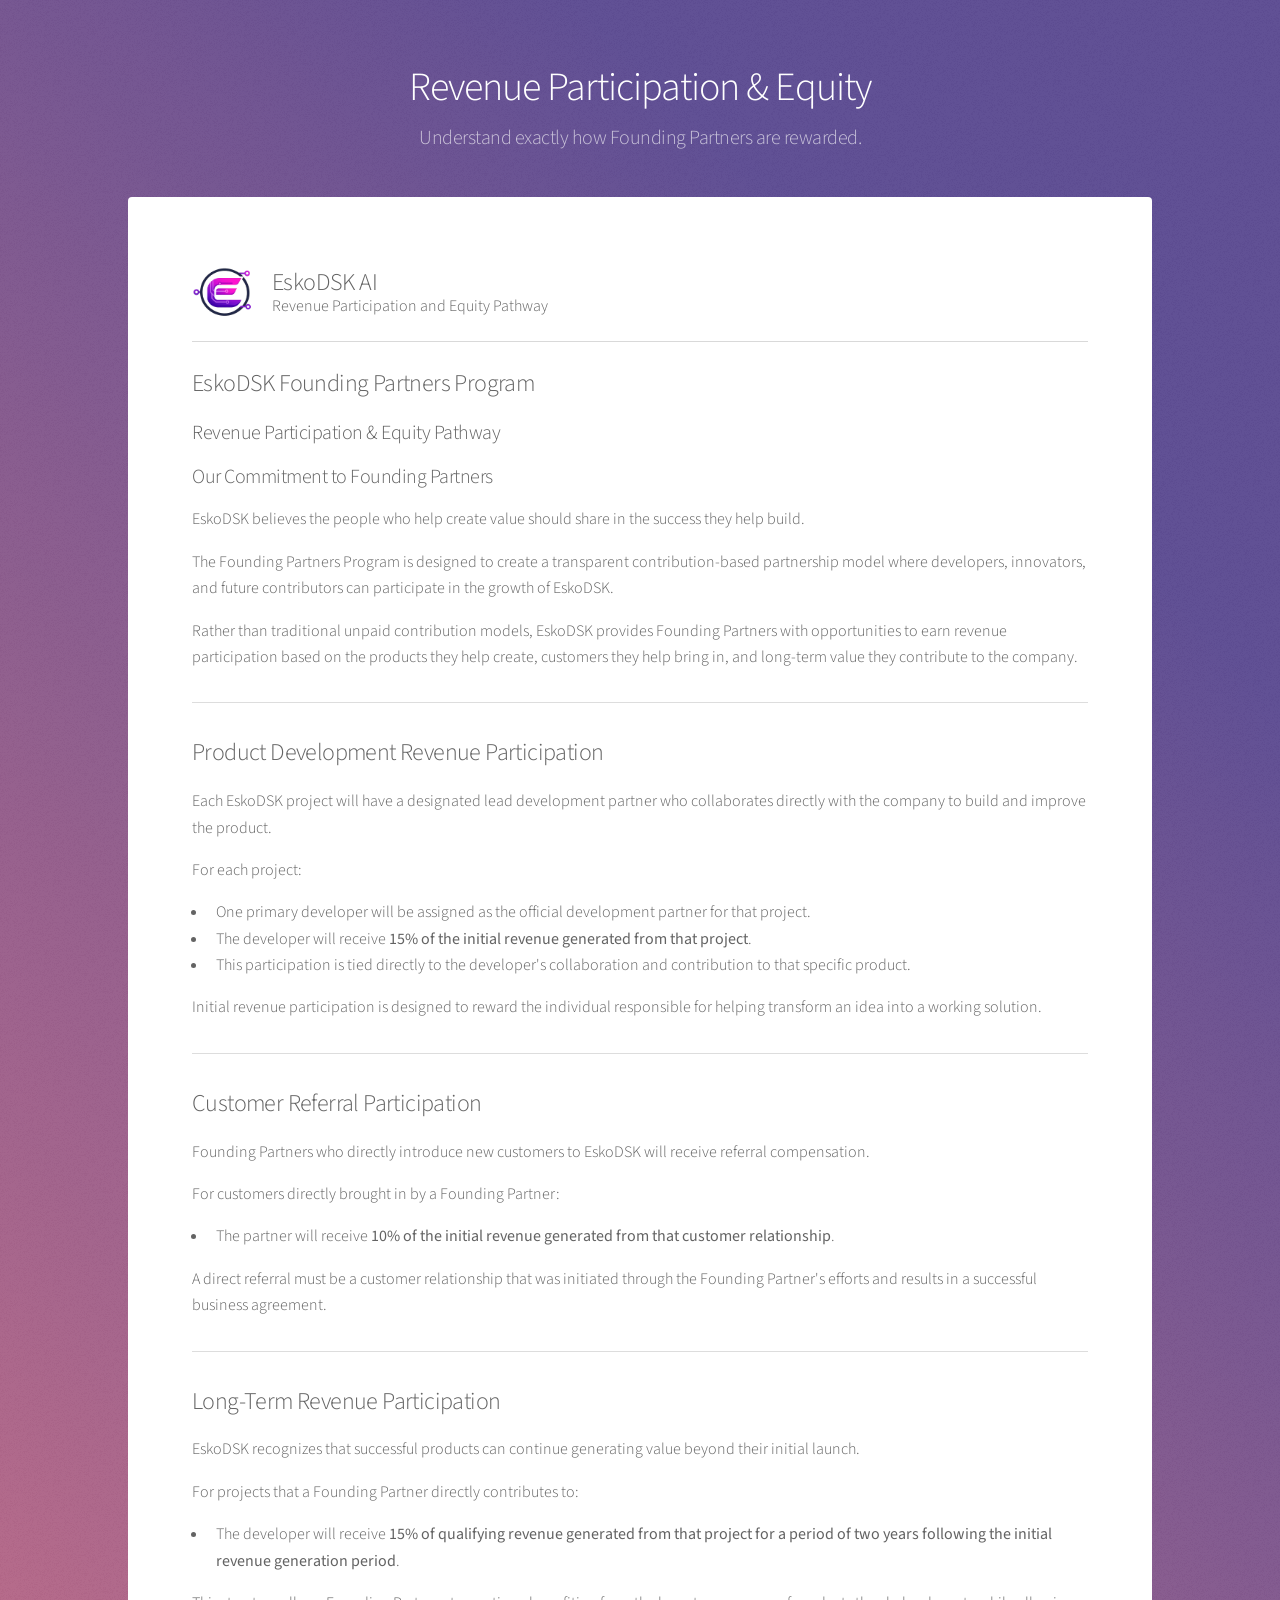
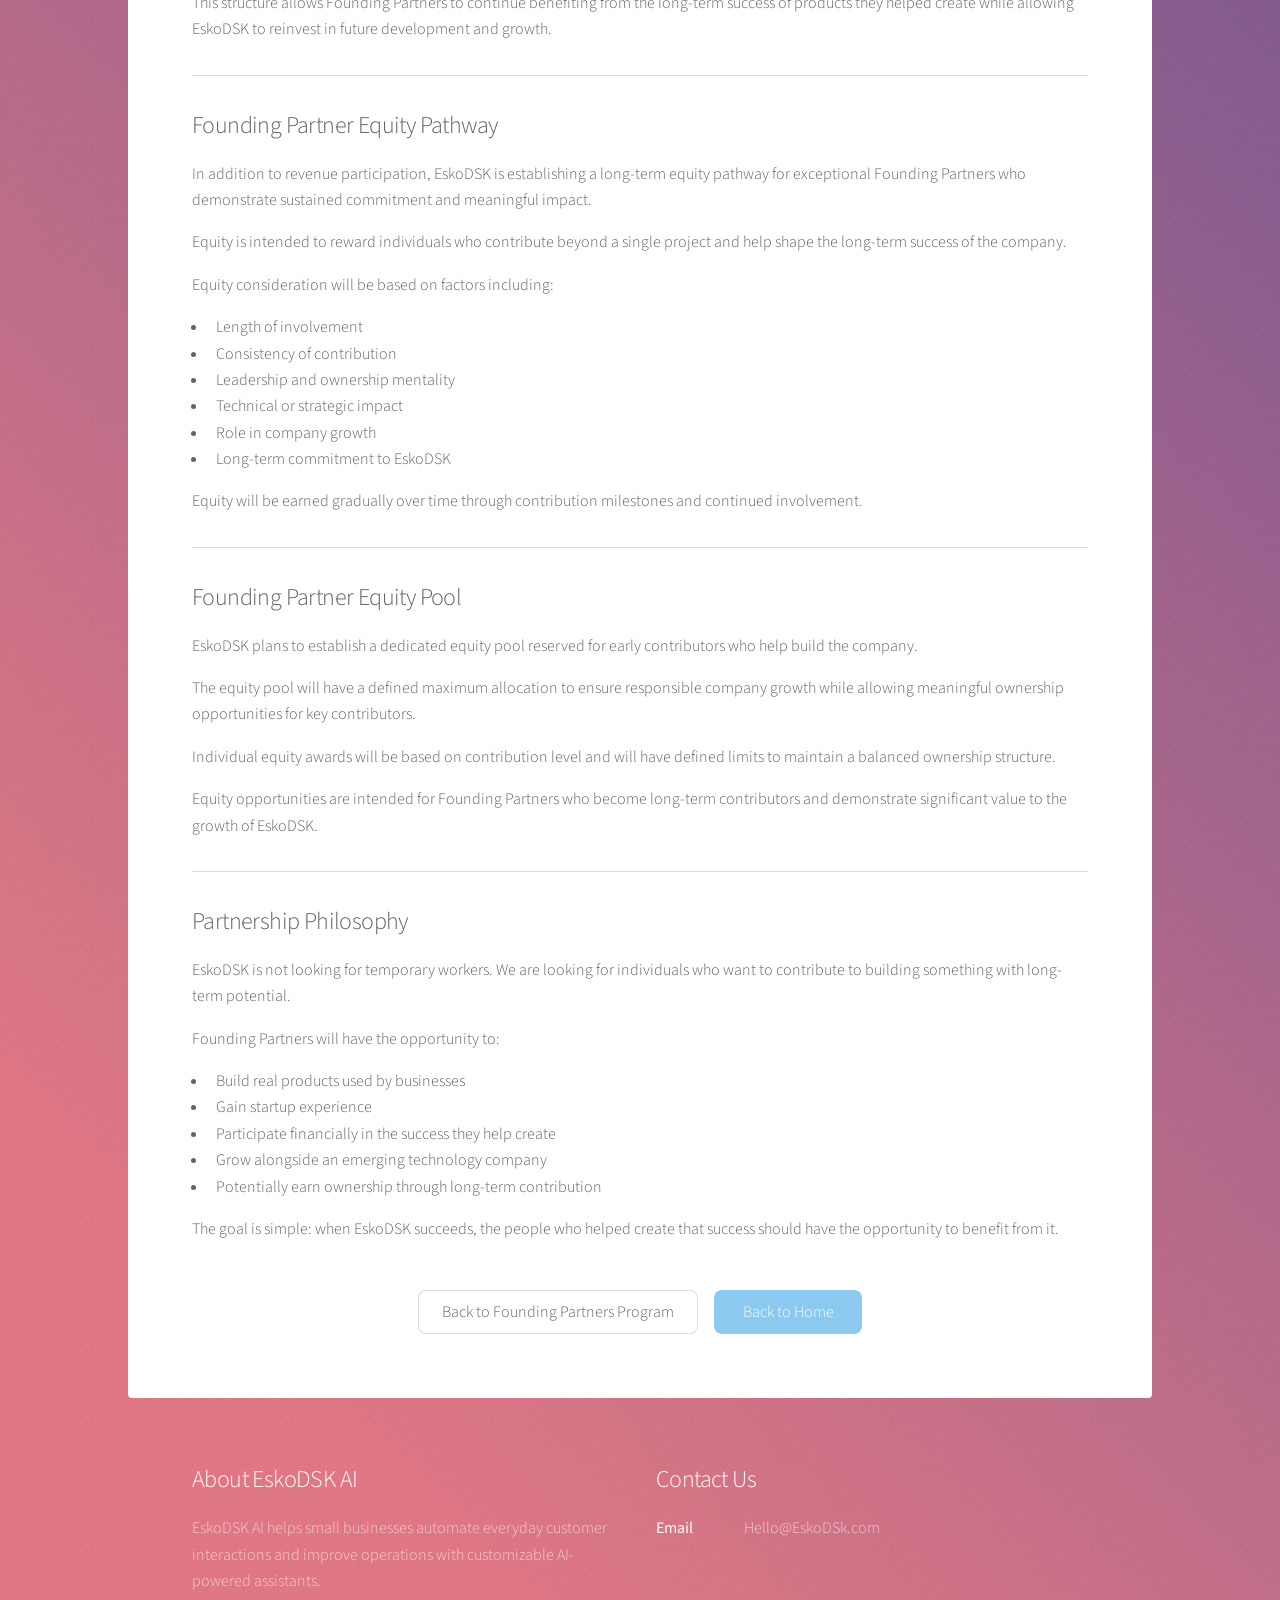
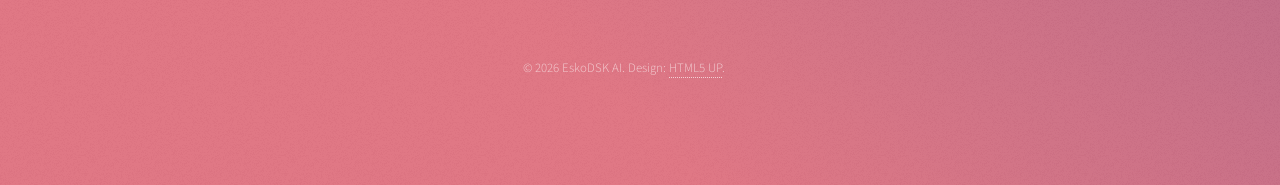
<file: revenue-participation-equity.html>
<!DOCTYPE HTML>
<!--
	Stellar by HTML5 UP
	html5up.net | @ajlkn
	Free for personal and commercial use under the CCA 3.0 license (html5up.net/license)
-->
<html>
	<head>
		<title>Revenue Participation & Equity | EskoDSK AI</title>
		<meta charset="utf-8" />
		<meta name="viewport" content="width=device-width, initial-scale=1, user-scalable=no" />
		<link rel="stylesheet" href="assets/css/main.css" />
		<style>
			.document-header {
				display: flex;
				align-items: center;
				gap: 1rem;
				border-bottom: solid 1px rgba(0, 0, 0, 0.15);
				padding-bottom: 1rem;
				margin-bottom: 1.5rem;
			}

			.document-logo {
				width: 64px;
				height: 64px;
				object-fit: contain;
			}

			.document-brand {
				margin: 0;
				line-height: 1.2;
			}

			.document-content p {
				margin-bottom: 1rem;
			}

			.document-content ul {
				margin-bottom: 1rem;
			}
		</style>
		<noscript><link rel="stylesheet" href="assets/css/noscript.css" /></noscript>
	</head>
	<body class="is-preload">

		<!-- Wrapper -->
			<div id="wrapper">

				<!-- Header -->
					<header id="header">
						<h1>Revenue Participation &amp; Equity</h1>
						<p>Understand exactly how Founding Partners are rewarded.</p>
					</header>

				<!-- Main -->
					<div id="main">

						<!-- Content -->
							<section id="content" class="main">
								<div class="document-header">
									<img src="images/logo.png" alt="EskoDSK AI logo" class="document-logo" />
									<div>
										<h2 class="document-brand">EskoDSK AI</h2>
										<p class="document-brand">Revenue Participation and Equity Pathway</p>
									</div>
								</div>

								<div class="document-content">
									<h2>EskoDSK Founding Partners Program</h2>
									<h3>Revenue Participation &amp; Equity Pathway</h3>

									<h3>Our Commitment to Founding Partners</h3>
									<p>EskoDSK believes the people who help create value should share in the success they help build.</p>
									<p>The Founding Partners Program is designed to create a transparent contribution-based partnership model where developers, innovators, and future contributors can participate in the growth of EskoDSK.</p>
									<p>Rather than traditional unpaid contribution models, EskoDSK provides Founding Partners with opportunities to earn revenue participation based on the products they help create, customers they help bring in, and long-term value they contribute to the company.</p>

									<hr />

									<h2>Product Development Revenue Participation</h2>
									<p>Each EskoDSK project will have a designated lead development partner who collaborates directly with the company to build and improve the product.</p>
									<p>For each project:</p>
									<ul>
										<li>One primary developer will be assigned as the official development partner for that project.</li>
										<li>The developer will receive <strong>15% of the initial revenue generated from that project</strong>.</li>
										<li>This participation is tied directly to the developer's collaboration and contribution to that specific product.</li>
									</ul>
									<p>Initial revenue participation is designed to reward the individual responsible for helping transform an idea into a working solution.</p>

									<hr />

									<h2>Customer Referral Participation</h2>
									<p>Founding Partners who directly introduce new customers to EskoDSK will receive referral compensation.</p>
									<p>For customers directly brought in by a Founding Partner:</p>
									<ul>
										<li>The partner will receive <strong>10% of the initial revenue generated from that customer relationship</strong>.</li>
									</ul>
									<p>A direct referral must be a customer relationship that was initiated through the Founding Partner's efforts and results in a successful business agreement.</p>

									<hr />

									<h2>Long-Term Revenue Participation</h2>
									<p>EskoDSK recognizes that successful products can continue generating value beyond their initial launch.</p>
									<p>For projects that a Founding Partner directly contributes to:</p>
									<ul>
										<li>The developer will receive <strong>15% of qualifying revenue generated from that project for a period of two years following the initial revenue generation period</strong>.</li>
									</ul>
									<p>This structure allows Founding Partners to continue benefiting from the long-term success of products they helped create while allowing EskoDSK to reinvest in future development and growth.</p>

									<hr />

									<h2>Founding Partner Equity Pathway</h2>
									<p>In addition to revenue participation, EskoDSK is establishing a long-term equity pathway for exceptional Founding Partners who demonstrate sustained commitment and meaningful impact.</p>
									<p>Equity is intended to reward individuals who contribute beyond a single project and help shape the long-term success of the company.</p>
									<p>Equity consideration will be based on factors including:</p>
									<ul>
										<li>Length of involvement</li>
										<li>Consistency of contribution</li>
										<li>Leadership and ownership mentality</li>
										<li>Technical or strategic impact</li>
										<li>Role in company growth</li>
										<li>Long-term commitment to EskoDSK</li>
									</ul>
									<p>Equity will be earned gradually over time through contribution milestones and continued involvement.</p>

									<hr />

									<h2>Founding Partner Equity Pool</h2>
									<p>EskoDSK plans to establish a dedicated equity pool reserved for early contributors who help build the company.</p>
									<p>The equity pool will have a defined maximum allocation to ensure responsible company growth while allowing meaningful ownership opportunities for key contributors.</p>
									<p>Individual equity awards will be based on contribution level and will have defined limits to maintain a balanced ownership structure.</p>
									<p>Equity opportunities are intended for Founding Partners who become long-term contributors and demonstrate significant value to the growth of EskoDSK.</p>

									<hr />

									<h2>Partnership Philosophy</h2>
									<p>EskoDSK is not looking for temporary workers. We are looking for individuals who want to contribute to building something with long-term potential.</p>
									<p>Founding Partners will have the opportunity to:</p>
									<ul>
										<li>Build real products used by businesses</li>
										<li>Gain startup experience</li>
										<li>Participate financially in the success they help create</li>
										<li>Grow alongside an emerging technology company</li>
										<li>Potentially earn ownership through long-term contribution</li>
									</ul>
									<p>The goal is simple: when EskoDSK succeeds, the people who helped create that success should have the opportunity to benefit from it.</p>
								</div>

								<footer class="major">
									<ul class="actions special">
										<li><a href="founding-partners-program.html" class="button">Back to Founding Partners Program</a></li>
										<li><a href="index.html" class="button primary">Back to Home</a></li>
									</ul>
								</footer>
							</section>

					</div>

				<!-- Footer -->
					<footer id="footer">
						<section>
							<h2>About EskoDSK AI</h2>
							<p>EskoDSK AI helps small businesses automate everyday customer interactions and improve operations with customizable AI-powered assistants.</p>
						</section>
						<section>
							<h2>Contact Us</h2>
							<dl class="alt">
								<dt>Email</dt>
								<dd>Hello@EskoDSk.com</dd>
							</dl>
						</section>
						<p class="copyright">&copy; 2026 EskoDSK AI. Design: <a href="https://html5up.net">HTML5 UP</a>.</p>
					</footer>

			</div>

		<!-- Scripts -->
			<script src="assets/js/jquery.min.js"></script>
			<script src="assets/js/jquery.scrollex.min.js"></script>
			<script src="assets/js/jquery.scrolly.min.js"></script>
			<script src="assets/js/browser.min.js"></script>
			<script src="assets/js/breakpoints.min.js"></script>
			<script src="assets/js/util.js"></script>
			<script src="assets/js/main.js"></script>

	</body>
</html>
</file>
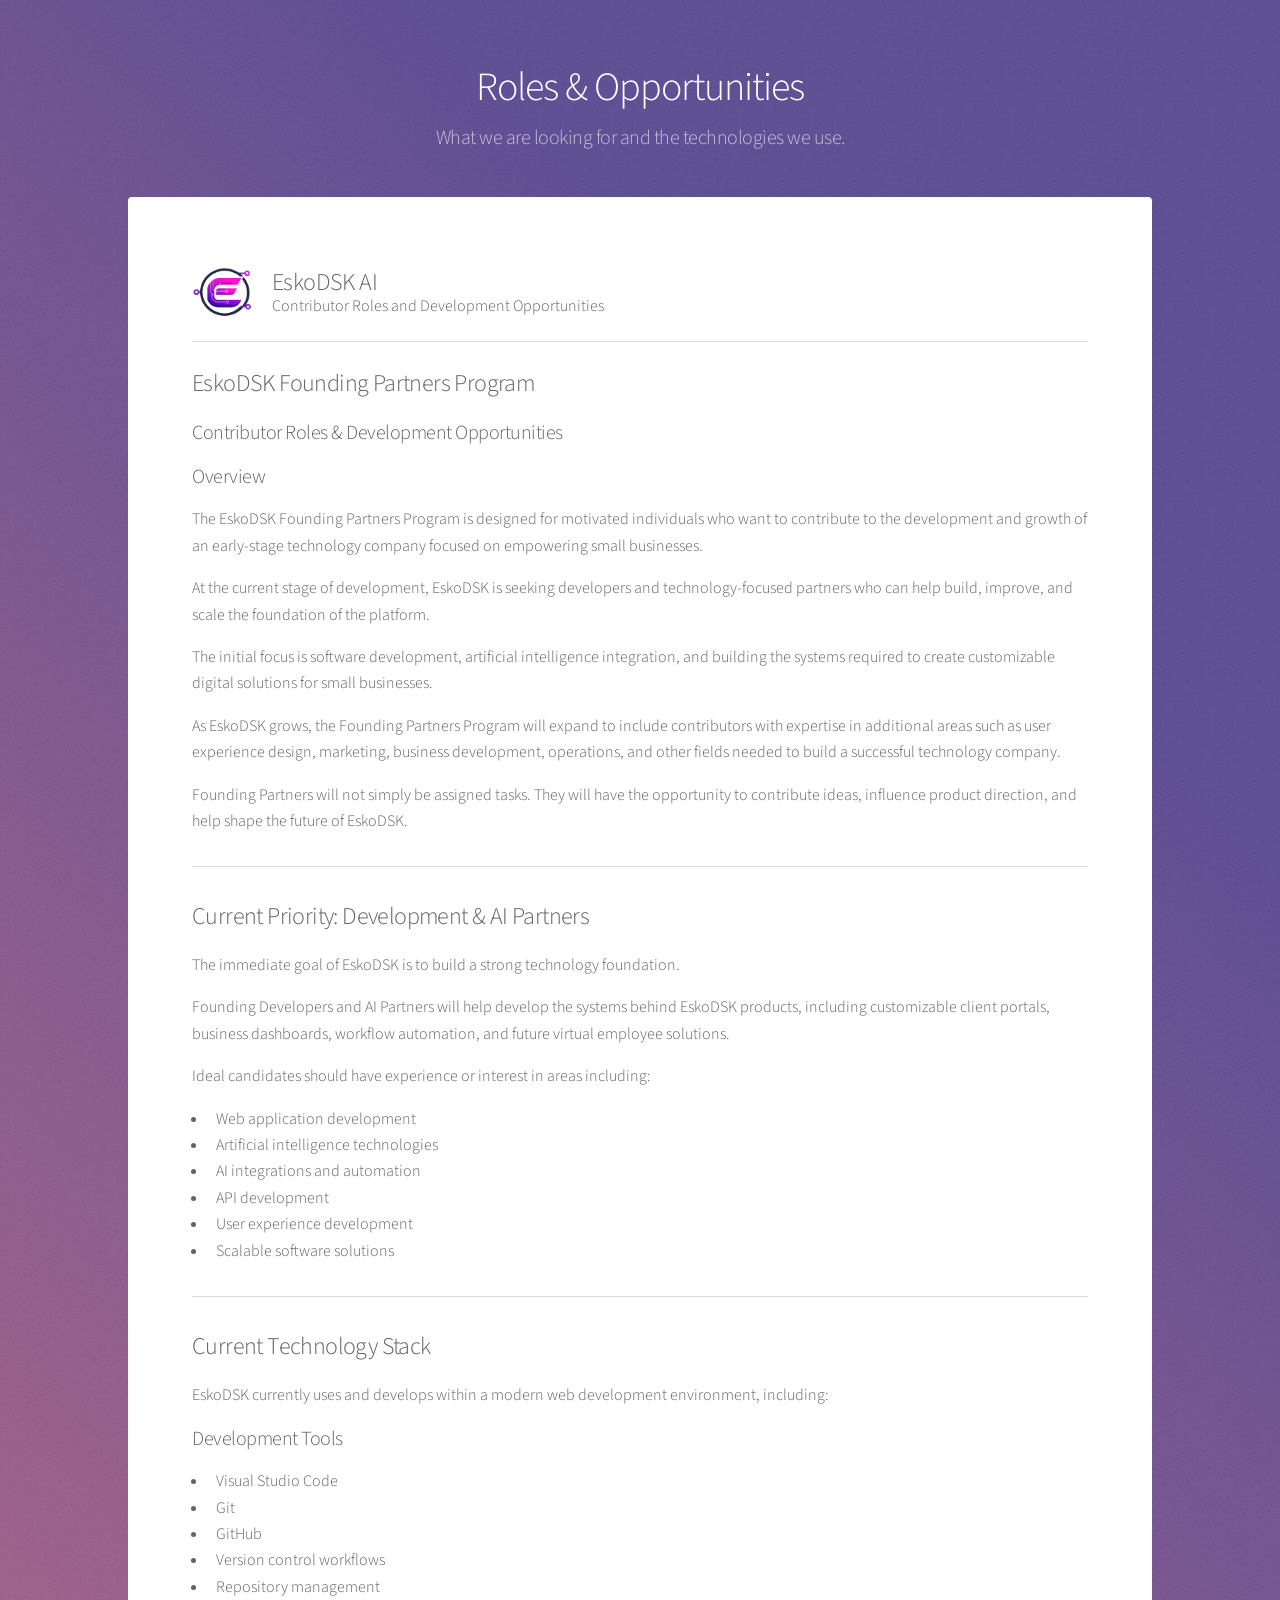
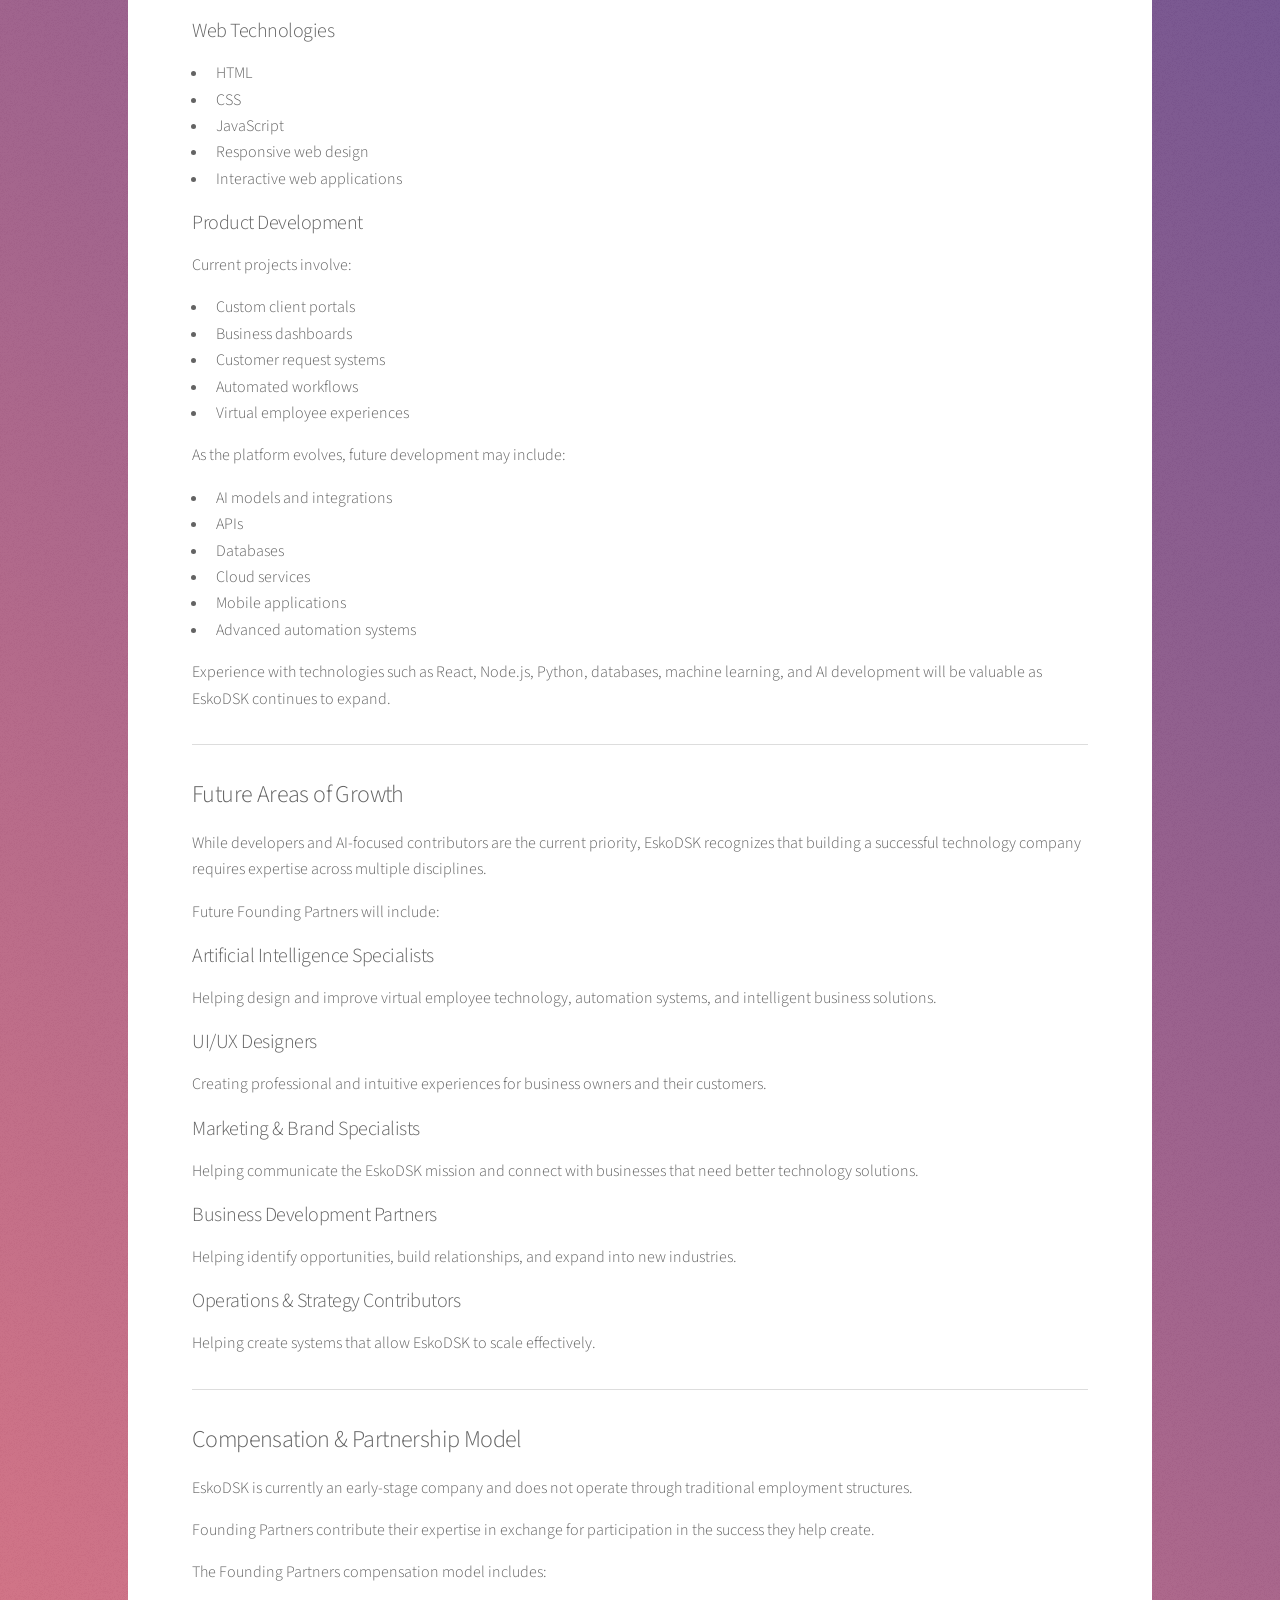
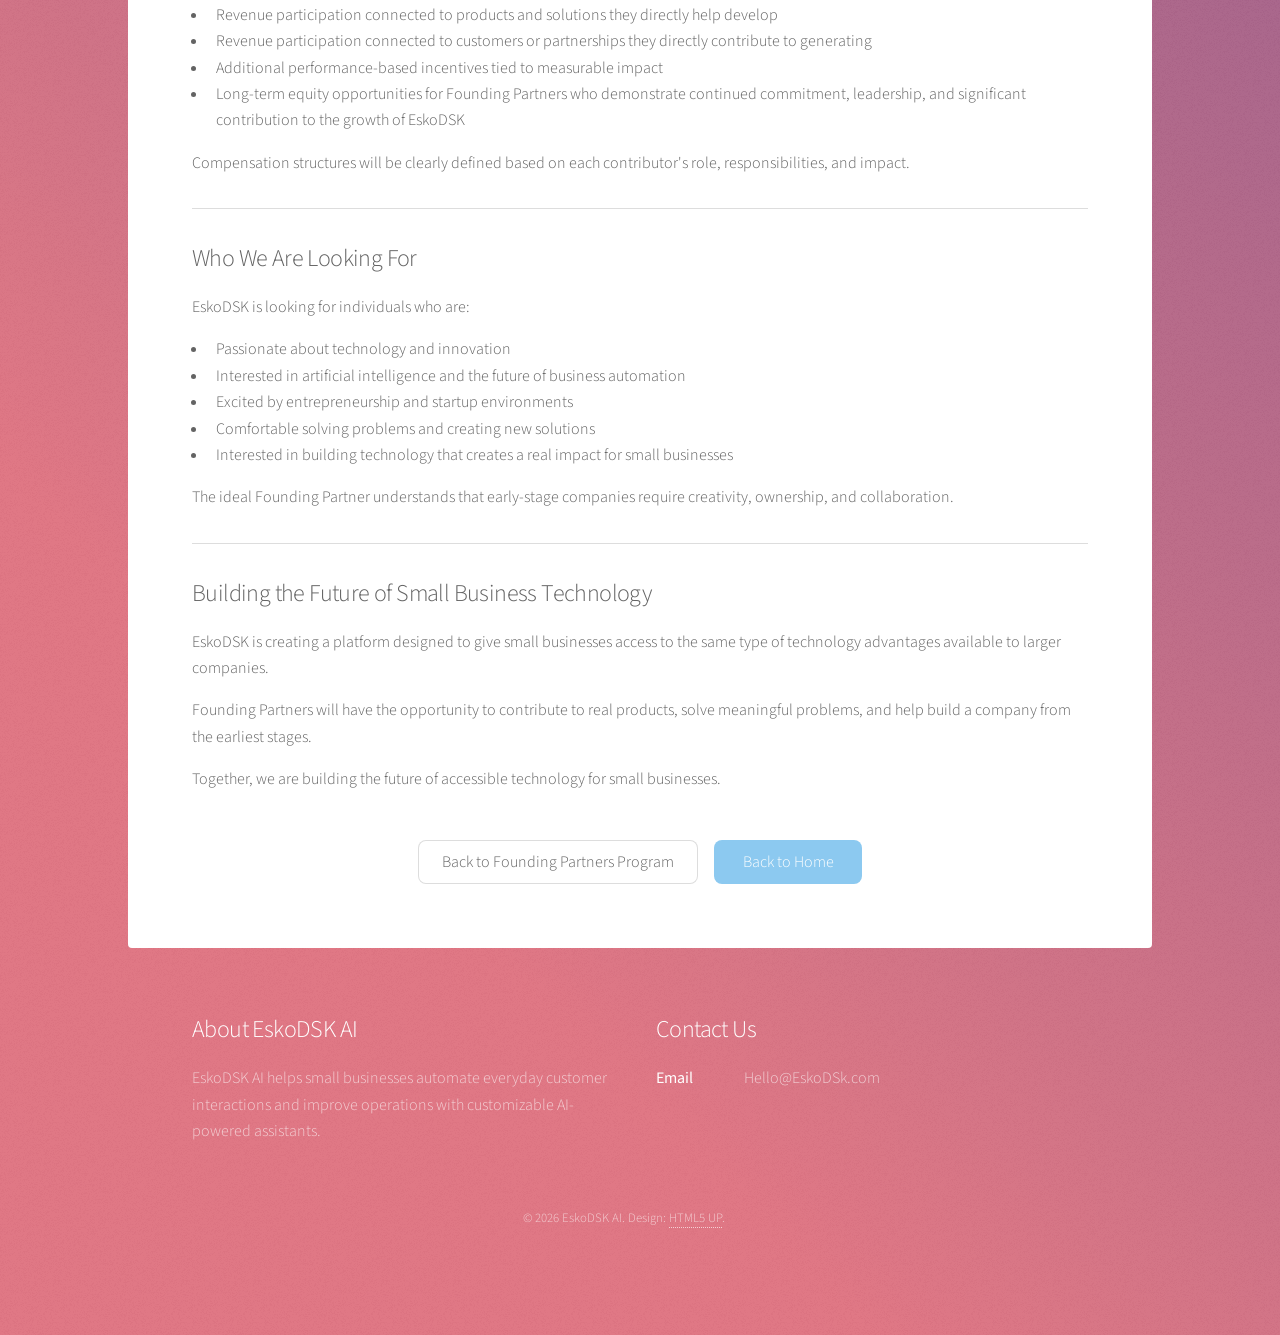
<file: roles-opportunities.html>
<!DOCTYPE HTML>
<!--
	Stellar by HTML5 UP
	html5up.net | @ajlkn
	Free for personal and commercial use under the CCA 3.0 license (html5up.net/license)
-->
<html>
	<head>
		<title>Roles & Opportunities | EskoDSK AI</title>
		<meta charset="utf-8" />
		<meta name="viewport" content="width=device-width, initial-scale=1, user-scalable=no" />
		<link rel="stylesheet" href="assets/css/main.css" />
		<style>
			.document-header {
				display: flex;
				align-items: center;
				gap: 1rem;
				border-bottom: solid 1px rgba(0, 0, 0, 0.15);
				padding-bottom: 1rem;
				margin-bottom: 1.5rem;
			}

			.document-logo {
				width: 64px;
				height: 64px;
				object-fit: contain;
			}

			.document-brand {
				margin: 0;
				line-height: 1.2;
			}

			.document-content p {
				margin-bottom: 1rem;
			}

			.document-content ul {
				margin-bottom: 1rem;
			}
		</style>
		<noscript><link rel="stylesheet" href="assets/css/noscript.css" /></noscript>
	</head>
	<body class="is-preload">

		<!-- Wrapper -->
			<div id="wrapper">

				<!-- Header -->
					<header id="header">
						<h1>Roles &amp; Opportunities</h1>
						<p>What we are looking for and the technologies we use.</p>
					</header>

				<!-- Main -->
					<div id="main">

						<!-- Content -->
							<section id="content" class="main">
								<div class="document-header">
									<img src="images/logo.png" alt="EskoDSK AI logo" class="document-logo" />
									<div>
										<h2 class="document-brand">EskoDSK AI</h2>
										<p class="document-brand">Contributor Roles and Development Opportunities</p>
									</div>
								</div>

								<div class="document-content">
									<h2>EskoDSK Founding Partners Program</h2>
									<h3>Contributor Roles &amp; Development Opportunities</h3>

									<h3>Overview</h3>
									<p>The EskoDSK Founding Partners Program is designed for motivated individuals who want to contribute to the development and growth of an early-stage technology company focused on empowering small businesses.</p>
									<p>At the current stage of development, EskoDSK is seeking developers and technology-focused partners who can help build, improve, and scale the foundation of the platform.</p>
									<p>The initial focus is software development, artificial intelligence integration, and building the systems required to create customizable digital solutions for small businesses.</p>
									<p>As EskoDSK grows, the Founding Partners Program will expand to include contributors with expertise in additional areas such as user experience design, marketing, business development, operations, and other fields needed to build a successful technology company.</p>
									<p>Founding Partners will not simply be assigned tasks. They will have the opportunity to contribute ideas, influence product direction, and help shape the future of EskoDSK.</p>

									<hr />

									<h2>Current Priority: Development &amp; AI Partners</h2>
									<p>The immediate goal of EskoDSK is to build a strong technology foundation.</p>
									<p>Founding Developers and AI Partners will help develop the systems behind EskoDSK products, including customizable client portals, business dashboards, workflow automation, and future virtual employee solutions.</p>
									<p>Ideal candidates should have experience or interest in areas including:</p>
									<ul>
										<li>Web application development</li>
										<li>Artificial intelligence technologies</li>
										<li>AI integrations and automation</li>
										<li>API development</li>
										<li>User experience development</li>
										<li>Scalable software solutions</li>
									</ul>

									<hr />

									<h2>Current Technology Stack</h2>
									<p>EskoDSK currently uses and develops within a modern web development environment, including:</p>
									<h3>Development Tools</h3>
									<ul>
										<li>Visual Studio Code</li>
										<li>Git</li>
										<li>GitHub</li>
										<li>Version control workflows</li>
										<li>Repository management</li>
									</ul>
									<h3>Web Technologies</h3>
									<ul>
										<li>HTML</li>
										<li>CSS</li>
										<li>JavaScript</li>
										<li>Responsive web design</li>
										<li>Interactive web applications</li>
									</ul>
									<h3>Product Development</h3>
									<p>Current projects involve:</p>
									<ul>
										<li>Custom client portals</li>
										<li>Business dashboards</li>
										<li>Customer request systems</li>
										<li>Automated workflows</li>
										<li>Virtual employee experiences</li>
									</ul>
									<p>As the platform evolves, future development may include:</p>
									<ul>
										<li>AI models and integrations</li>
										<li>APIs</li>
										<li>Databases</li>
										<li>Cloud services</li>
										<li>Mobile applications</li>
										<li>Advanced automation systems</li>
									</ul>
									<p>Experience with technologies such as React, Node.js, Python, databases, machine learning, and AI development will be valuable as EskoDSK continues to expand.</p>

									<hr />

									<h2>Future Areas of Growth</h2>
									<p>While developers and AI-focused contributors are the current priority, EskoDSK recognizes that building a successful technology company requires expertise across multiple disciplines.</p>
									<p>Future Founding Partners will include:</p>
									<h3>Artificial Intelligence Specialists</h3>
									<p>Helping design and improve virtual employee technology, automation systems, and intelligent business solutions.</p>
									<h3>UI/UX Designers</h3>
									<p>Creating professional and intuitive experiences for business owners and their customers.</p>
									<h3>Marketing &amp; Brand Specialists</h3>
									<p>Helping communicate the EskoDSK mission and connect with businesses that need better technology solutions.</p>
									<h3>Business Development Partners</h3>
									<p>Helping identify opportunities, build relationships, and expand into new industries.</p>
									<h3>Operations &amp; Strategy Contributors</h3>
									<p>Helping create systems that allow EskoDSK to scale effectively.</p>

									<hr />

									<h2>Compensation &amp; Partnership Model</h2>
									<p>EskoDSK is currently an early-stage company and does not operate through traditional employment structures.</p>
									<p>Founding Partners contribute their expertise in exchange for participation in the success they help create.</p>
									<p>The Founding Partners compensation model includes:</p>
									<ul>
										<li>Revenue participation connected to products and solutions they directly help develop</li>
										<li>Revenue participation connected to customers or partnerships they directly contribute to generating</li>
										<li>Additional performance-based incentives tied to measurable impact</li>
										<li>Long-term equity opportunities for Founding Partners who demonstrate continued commitment, leadership, and significant contribution to the growth of EskoDSK</li>
									</ul>
									<p>Compensation structures will be clearly defined based on each contributor's role, responsibilities, and impact.</p>

									<hr />

									<h2>Who We Are Looking For</h2>
									<p>EskoDSK is looking for individuals who are:</p>
									<ul>
										<li>Passionate about technology and innovation</li>
										<li>Interested in artificial intelligence and the future of business automation</li>
										<li>Excited by entrepreneurship and startup environments</li>
										<li>Comfortable solving problems and creating new solutions</li>
										<li>Interested in building technology that creates a real impact for small businesses</li>
									</ul>
									<p>The ideal Founding Partner understands that early-stage companies require creativity, ownership, and collaboration.</p>

									<hr />

									<h2>Building the Future of Small Business Technology</h2>
									<p>EskoDSK is creating a platform designed to give small businesses access to the same type of technology advantages available to larger companies.</p>
									<p>Founding Partners will have the opportunity to contribute to real products, solve meaningful problems, and help build a company from the earliest stages.</p>
									<p>Together, we are building the future of accessible technology for small businesses.</p>
								</div>

								<footer class="major">
									<ul class="actions special">
										<li><a href="founding-partners-program.html" class="button">Back to Founding Partners Program</a></li>
										<li><a href="index.html" class="button primary">Back to Home</a></li>
									</ul>
								</footer>
							</section>

					</div>

				<!-- Footer -->
					<footer id="footer">
						<section>
							<h2>About EskoDSK AI</h2>
							<p>EskoDSK AI helps small businesses automate everyday customer interactions and improve operations with customizable AI-powered assistants.</p>
						</section>
						<section>
							<h2>Contact Us</h2>
							<dl class="alt">
								<dt>Email</dt>
								<dd>Hello@EskoDSk.com</dd>
							</dl>
						</section>
						<p class="copyright">&copy; 2026 EskoDSK AI. Design: <a href="https://html5up.net">HTML5 UP</a>.</p>
					</footer>

			</div>

		<!-- Scripts -->
			<script src="assets/js/jquery.min.js"></script>
			<script src="assets/js/jquery.scrollex.min.js"></script>
			<script src="assets/js/jquery.scrolly.min.js"></script>
			<script src="assets/js/browser.min.js"></script>
			<script src="assets/js/breakpoints.min.js"></script>
			<script src="assets/js/util.js"></script>
			<script src="assets/js/main.js"></script>

	</body>
</html>
</file>
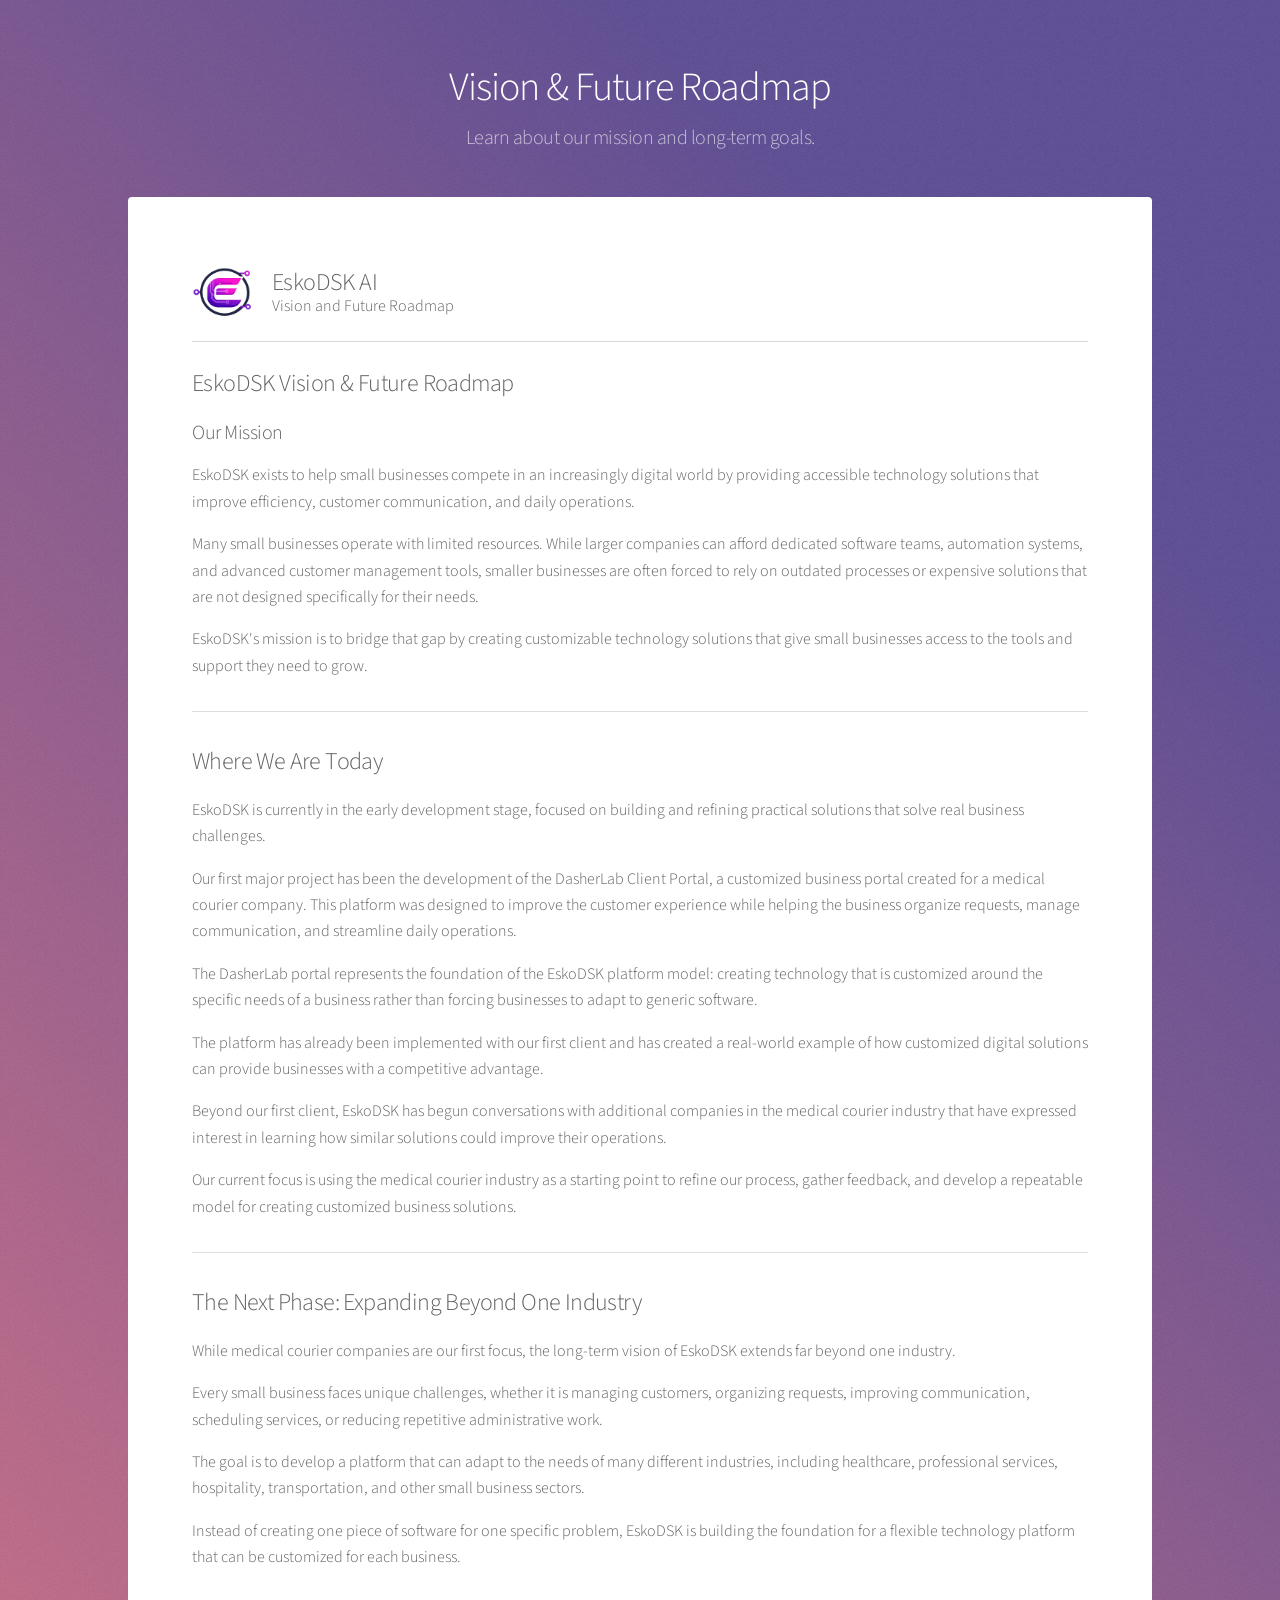
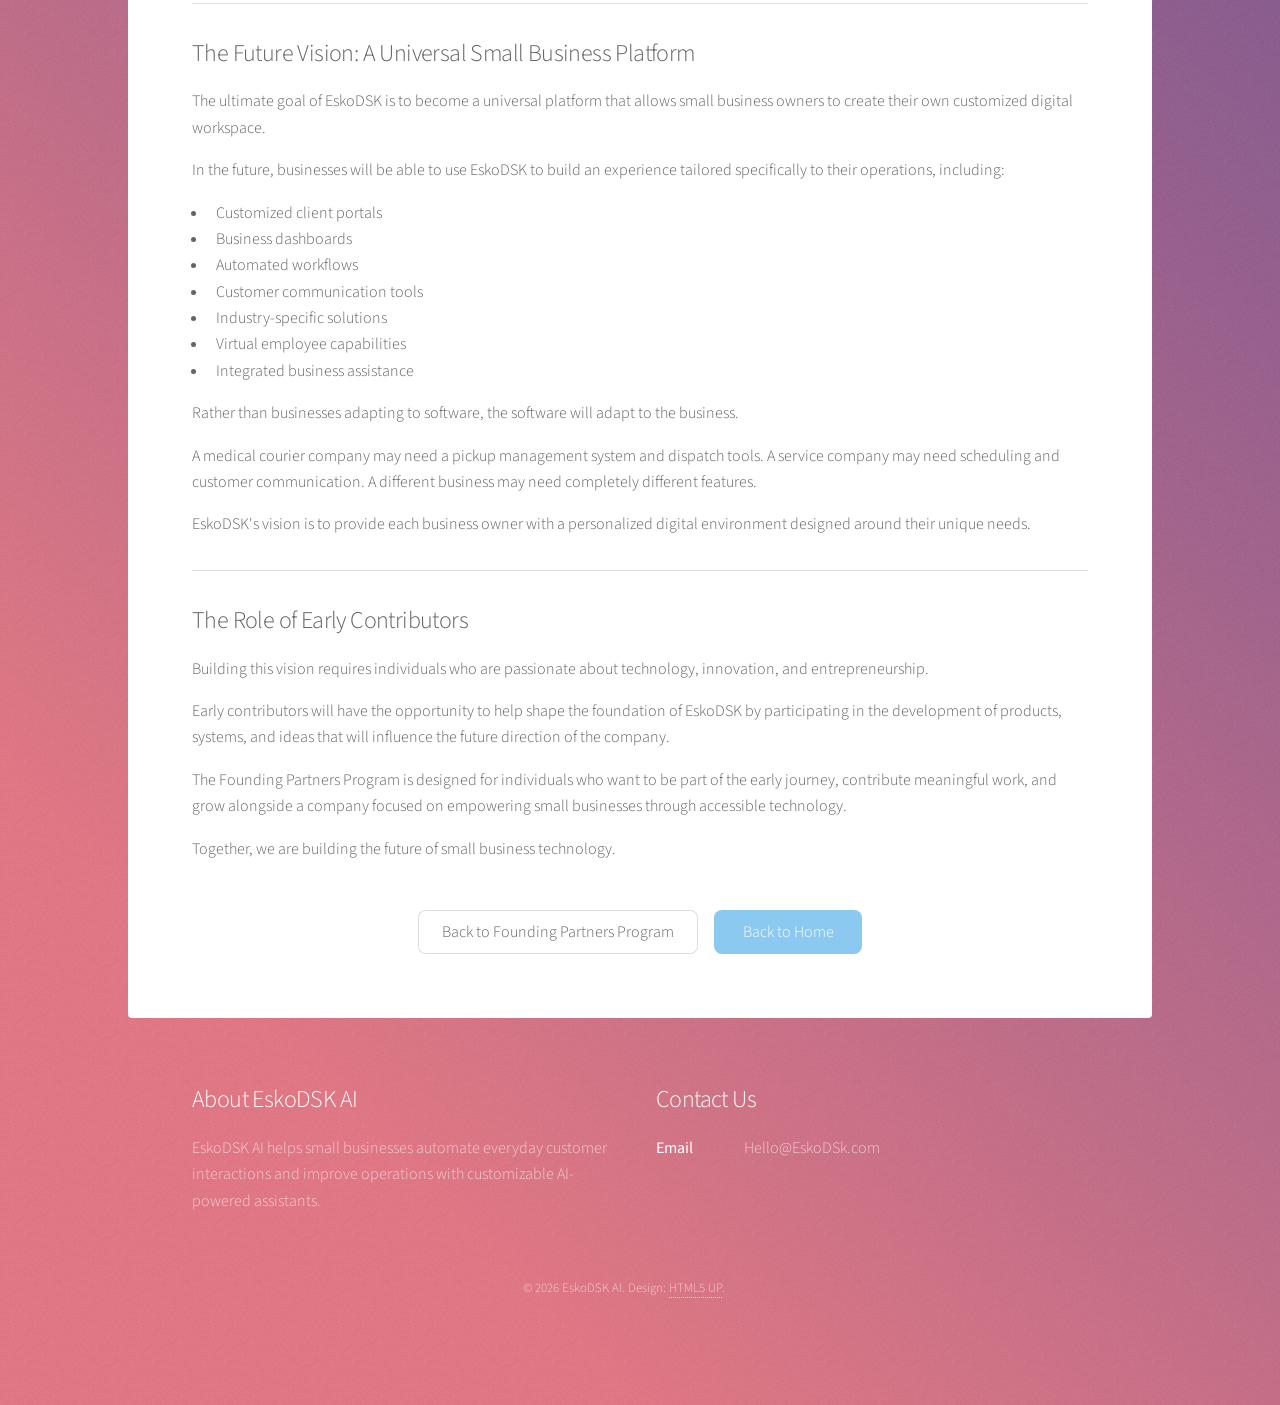
<file: vision-future-roadmap.html>
<!DOCTYPE HTML>
<!--
	Stellar by HTML5 UP
	html5up.net | @ajlkn
	Free for personal and commercial use under the CCA 3.0 license (html5up.net/license)
-->
<html>
	<head>
		<title>Vision & Future Roadmap | EskoDSK AI</title>
		<meta charset="utf-8" />
		<meta name="viewport" content="width=device-width, initial-scale=1, user-scalable=no" />
		<link rel="stylesheet" href="assets/css/main.css" />
		<style>
			.document-header {
				display: flex;
				align-items: center;
				gap: 1rem;
				border-bottom: solid 1px rgba(0, 0, 0, 0.15);
				padding-bottom: 1rem;
				margin-bottom: 1.5rem;
			}

			.document-logo {
				width: 64px;
				height: 64px;
				object-fit: contain;
			}

			.document-brand {
				margin: 0;
				line-height: 1.2;
			}

			.document-content p {
				margin-bottom: 1rem;
			}

			.document-content ul {
				margin-bottom: 1rem;
			}
		</style>
		<noscript><link rel="stylesheet" href="assets/css/noscript.css" /></noscript>
	</head>
	<body class="is-preload">

		<!-- Wrapper -->
			<div id="wrapper">

				<!-- Header -->
					<header id="header">
						<h1>Vision &amp; Future Roadmap</h1>
						<p>Learn about our mission and long-term goals.</p>
					</header>

				<!-- Main -->
					<div id="main">

						<!-- Content -->
							<section id="content" class="main">
								<div class="document-header">
									<img src="images/logo.png" alt="EskoDSK AI logo" class="document-logo" />
									<div>
										<h2 class="document-brand">EskoDSK AI</h2>
										<p class="document-brand">Vision and Future Roadmap</p>
									</div>
								</div>

								<div class="document-content">
									<h2>EskoDSK Vision &amp; Future Roadmap</h2>

									<h3>Our Mission</h3>
									<p>EskoDSK exists to help small businesses compete in an increasingly digital world by providing accessible technology solutions that improve efficiency, customer communication, and daily operations.</p>
									<p>Many small businesses operate with limited resources. While larger companies can afford dedicated software teams, automation systems, and advanced customer management tools, smaller businesses are often forced to rely on outdated processes or expensive solutions that are not designed specifically for their needs.</p>
									<p>EskoDSK's mission is to bridge that gap by creating customizable technology solutions that give small businesses access to the tools and support they need to grow.</p>

									<hr />

									<h2>Where We Are Today</h2>
									<p>EskoDSK is currently in the early development stage, focused on building and refining practical solutions that solve real business challenges.</p>
									<p>Our first major project has been the development of the DasherLab Client Portal, a customized business portal created for a medical courier company. This platform was designed to improve the customer experience while helping the business organize requests, manage communication, and streamline daily operations.</p>
									<p>The DasherLab portal represents the foundation of the EskoDSK platform model: creating technology that is customized around the specific needs of a business rather than forcing businesses to adapt to generic software.</p>
									<p>The platform has already been implemented with our first client and has created a real-world example of how customized digital solutions can provide businesses with a competitive advantage.</p>
									<p>Beyond our first client, EskoDSK has begun conversations with additional companies in the medical courier industry that have expressed interest in learning how similar solutions could improve their operations.</p>
									<p>Our current focus is using the medical courier industry as a starting point to refine our process, gather feedback, and develop a repeatable model for creating customized business solutions.</p>

									<hr />

									<h2>The Next Phase: Expanding Beyond One Industry</h2>
									<p>While medical courier companies are our first focus, the long-term vision of EskoDSK extends far beyond one industry.</p>
									<p>Every small business faces unique challenges, whether it is managing customers, organizing requests, improving communication, scheduling services, or reducing repetitive administrative work.</p>
									<p>The goal is to develop a platform that can adapt to the needs of many different industries, including healthcare, professional services, hospitality, transportation, and other small business sectors.</p>
									<p>Instead of creating one piece of software for one specific problem, EskoDSK is building the foundation for a flexible technology platform that can be customized for each business.</p>

									<hr />

									<h2>The Future Vision: A Universal Small Business Platform</h2>
									<p>The ultimate goal of EskoDSK is to become a universal platform that allows small business owners to create their own customized digital workspace.</p>
									<p>In the future, businesses will be able to use EskoDSK to build an experience tailored specifically to their operations, including:</p>
									<ul>
										<li>Customized client portals</li>
										<li>Business dashboards</li>
										<li>Automated workflows</li>
										<li>Customer communication tools</li>
										<li>Industry-specific solutions</li>
										<li>Virtual employee capabilities</li>
										<li>Integrated business assistance</li>
									</ul>
									<p>Rather than businesses adapting to software, the software will adapt to the business.</p>
									<p>A medical courier company may need a pickup management system and dispatch tools. A service company may need scheduling and customer communication. A different business may need completely different features.</p>
									<p>EskoDSK's vision is to provide each business owner with a personalized digital environment designed around their unique needs.</p>

									<hr />

									<h2>The Role of Early Contributors</h2>
									<p>Building this vision requires individuals who are passionate about technology, innovation, and entrepreneurship.</p>
									<p>Early contributors will have the opportunity to help shape the foundation of EskoDSK by participating in the development of products, systems, and ideas that will influence the future direction of the company.</p>
									<p>The Founding Partners Program is designed for individuals who want to be part of the early journey, contribute meaningful work, and grow alongside a company focused on empowering small businesses through accessible technology.</p>
									<p>Together, we are building the future of small business technology.</p>
								</div>

								<footer class="major">
									<ul class="actions special">
										<li><a href="founding-partners-program.html" class="button">Back to Founding Partners Program</a></li>
										<li><a href="index.html" class="button primary">Back to Home</a></li>
									</ul>
								</footer>
							</section>

					</div>

				<!-- Footer -->
					<footer id="footer">
						<section>
							<h2>About EskoDSK AI</h2>
							<p>EskoDSK AI helps small businesses automate everyday customer interactions and improve operations with customizable AI-powered assistants.</p>
						</section>
						<section>
							<h2>Contact Us</h2>
							<dl class="alt">
								<dt>Email</dt>
								<dd>Hello@EskoDSk.com</dd>
							</dl>
						</section>
						<p class="copyright">&copy; 2026 EskoDSK AI. Design: <a href="https://html5up.net">HTML5 UP</a>.</p>
					</footer>

			</div>

		<!-- Scripts -->
			<script src="assets/js/jquery.min.js"></script>
			<script src="assets/js/jquery.scrollex.min.js"></script>
			<script src="assets/js/jquery.scrolly.min.js"></script>
			<script src="assets/js/browser.min.js"></script>
			<script src="assets/js/breakpoints.min.js"></script>
			<script src="assets/js/util.js"></script>
			<script src="assets/js/main.js"></script>

	</body>
</html>
</file>
<file: assets/css/noscript.css>
/*
	Stellar by HTML5 UP
	html5up.net | @ajlkn
	Free for personal and commercial use under the CCA 3.0 license (html5up.net/license)
*/

/* Header */

	body.is-preload #header.alt > * {
		opacity: 1;
	}

	body.is-preload #header.alt .logo {
		-moz-transform: none;
		-webkit-transform: none;
		-ms-transform: none;
		transform: none;
	}
</file>
<file: assets/css/main.css>
@import url(fontawesome-all.min.css);
@import 'https://fonts.googleapis.com/css?family=Source+Sans+Pro:300,400';

/*
	Stellar by HTML5 UP
	html5up.net | @ajlkn
	Free for personal and commercial use under the CCA 3.0 license (html5up.net/license)
*/

html, body, div, span, applet, object,
iframe, h1, h2, h3, h4, h5, h6, p, blockquote,
pre, a, abbr, acronym, address, big, cite,
code, del, dfn, em, img, ins, kbd, q, s, samp,
small, strike, strong, sub, sup, tt, var, b,
u, i, center, dl, dt, dd, ol, ul, li, fieldset,
form, label, legend, table, caption, tbody,
tfoot, thead, tr, th, td, article, aside,
canvas, details, embed, figure, figcaption,
footer, header, hgroup, menu, nav, output, ruby,
section, summary, time, mark, audio, video {
	margin: 0;
	padding: 0;
	border: 0;
	font-size: 100%;
	font: inherit;
	vertical-align: baseline;}

article, aside, details, figcaption, figure,
footer, header, hgroup, menu, nav, section {
	display: block;}

body {
	line-height: 1;
}

ol, ul {
	list-style: none;
}

blockquote, q {
	quotes: none;
}

	blockquote:before, blockquote:after, q:before, q:after {
		content: '';
		content: none;
	}

table {
	border-collapse: collapse;
	border-spacing: 0;
}

body {
	-webkit-text-size-adjust: none;
}

mark {
	background-color: transparent;
	color: inherit;
}

input::-moz-focus-inner {
	border: 0;
	padding: 0;
}

input, select, textarea {
	-moz-appearance: none;
	-webkit-appearance: none;
	-ms-appearance: none;
	appearance: none;
}

/* Basic */

	@-ms-viewport {
		width: device-width;
	}

	body {
		-ms-overflow-style: scrollbar;
	}

	@media screen and (max-width: 480px) {

		html, body {
			min-width: 320px;
		}

	}

	html {
		box-sizing: border-box;
	}

	*, *:before, *:after {
		box-sizing: inherit;
	}

	body {
		background-color: #935d8c;
		background-image: url("images/overlay.png"), -moz-linear-gradient(45deg, #e37682 15%, #5f4d93 85%);
		background-image: url("images/overlay.png"), -webkit-linear-gradient(45deg, #e37682 15%, #5f4d93 85%);
		background-image: url("images/overlay.png"), -ms-linear-gradient(45deg, #e37682 15%, #5f4d93 85%);
		background-image: url("images/overlay.png"), linear-gradient(45deg, #e37682 15%, #5f4d93 85%);
	}

		body.is-preload *, body.is-preload *:before, body.is-preload *:after {
			-moz-animation: none !important;
			-webkit-animation: none !important;
			-ms-animation: none !important;
			animation: none !important;
			-moz-transition: none !important;
			-webkit-transition: none !important;
			-ms-transition: none !important;
			transition: none !important;
		}

/* Type */

	body {
		background-color: #935d8c;
		color: rgba(255, 255, 255, 0.65);
	}

	body, input, select, textarea {
		font-family: "Source Sans Pro", Helvetica, sans-serif;
		font-size: 17pt;
		font-weight: 300;
		line-height: 1.65;
	}

		@media screen and (max-width: 1680px) {

			body, input, select, textarea {
				font-size: 14pt;
			}

		}

		@media screen and (max-width: 1280px) {

			body, input, select, textarea {
				font-size: 12pt;
			}

		}

		@media screen and (max-width: 360px) {

			body, input, select, textarea {
				font-size: 11pt;
			}

		}

	a {
		-moz-transition: color 0.2s ease, border-bottom 0.2s ease;
		-webkit-transition: color 0.2s ease, border-bottom 0.2s ease;
		-ms-transition: color 0.2s ease, border-bottom 0.2s ease;
		transition: color 0.2s ease, border-bottom 0.2s ease;
		text-decoration: none;
		border-bottom: dotted 1px;
		color: inherit;
	}

		a:hover {
			border-bottom-color: transparent;
		}

	strong, b {
		font-weight: 400;
	}

	em, i {
		font-style: italic;
	}

	p {
		margin: 0 0 2em 0;
	}

		p.content {
			-moz-columns: 20em 2;
			-webkit-columns: 20em 2;
			-ms-columns: 20em 2;
			columns: 20em 2;
			-moz-column-gap: 2em;
			-webkit-column-gap: 2em;
			-ms-column-gap: 2em;
			column-gap: 2em;
			text-align: justify;
		}

	h1, h2, h3, h4, h5, h6 {
		font-weight: 300;
		line-height: 1.5;
		margin: 0 0 0.7em 0;
		letter-spacing: -0.025em;
	}

		h1 a, h2 a, h3 a, h4 a, h5 a, h6 a {
			color: inherit;
			text-decoration: none;
		}

	h1 {
		font-size: 2.5em;
		line-height: 1.2;
	}

	h2 {
		font-size: 1.5em;
	}

	h3 {
		font-size: 1.25em;
	}

	h4 {
		font-size: 1.1em;
	}

	h5 {
		font-size: 0.9em;
	}

	h6 {
		font-size: 0.7em;
	}

	@media screen and (max-width: 736px) {

		h1 {
			font-size: 2em;
		}

	}

	sub {
		font-size: 0.8em;
		position: relative;
		top: 0.5em;
	}

	sup {
		font-size: 0.8em;
		position: relative;
		top: -0.5em;
	}

	blockquote {
		border-left: solid 4px;
		font-style: italic;
		margin: 0 0 2em 0;
		padding: 0.5em 0 0.5em 2em;
	}

	code {
		border-radius: 8px;
		border: solid 1px;
		font-family: "Courier New", monospace;
		font-size: 0.9em;
		margin: 0 0.25em;
		padding: 0.25em 0.65em;
	}

	pre {
		-webkit-overflow-scrolling: touch;
		font-family: "Courier New", monospace;
		font-size: 0.9em;
		margin: 0 0 2em 0;
	}

		pre code {
			display: block;
			line-height: 1.75;
			padding: 1em 1.5em;
			overflow-x: auto;
		}

	hr {
		border: 0;
		border-bottom: solid 1px;
		margin: 2em 0;
	}

		hr.major {
			margin: 3em 0;
		}

	.align-left {
		text-align: left;
	}

	.align-center {
		text-align: center;
	}

	.align-right {
		text-align: right;
	}

	input, select, textarea {
		color: #ffffff;
	}

	a:hover {
		color: #ffffff;
	}

	strong, b {
		color: #ffffff;
	}

	h1, h2, h3, h4, h5, h6 {
		color: #ffffff;
	}

	blockquote {
		border-left-color: rgba(255, 255, 255, 0.35);
	}

	code {
		background: rgba(255, 255, 255, 0.075);
		border-color: rgba(255, 255, 255, 0.35);
	}

	hr {
		border-bottom-color: rgba(255, 255, 255, 0.35);
	}

/* Row */

	.row {
		display: flex;
		flex-wrap: wrap;
		box-sizing: border-box;
		align-items: stretch;
	}

		.row > * {
			box-sizing: border-box;
		}

		.row.gtr-uniform > * > :last-child {
			margin-bottom: 0;
		}

		.row.aln-left {
			justify-content: flex-start;
		}

		.row.aln-center {
			justify-content: center;
		}

		.row.aln-right {
			justify-content: flex-end;
		}

		.row.aln-top {
			align-items: flex-start;
		}

		.row.aln-middle {
			align-items: center;
		}

		.row.aln-bottom {
			align-items: flex-end;
		}

		.row > .imp {
			order: -1;
		}

		.row > .col-1 {
			width: 8.33333%;
		}

		.row > .off-1 {
			margin-left: 8.33333%;
		}

		.row > .col-2 {
			width: 16.66667%;
		}

		.row > .off-2 {
			margin-left: 16.66667%;
		}

		.row > .col-3 {
			width: 25%;
		}

		.row > .off-3 {
			margin-left: 25%;
		}

		.row > .col-4 {
			width: 33.33333%;
		}

		.row > .off-4 {
			margin-left: 33.33333%;
		}

		.row > .col-5 {
			width: 41.66667%;
		}

		.row > .off-5 {
			margin-left: 41.66667%;
		}

		.row > .col-6 {
			width: 50%;
		}

		.row > .off-6 {
			margin-left: 50%;
		}

		.row > .col-7 {
			width: 58.33333%;
		}

		.row > .off-7 {
			margin-left: 58.33333%;
		}

		.row > .col-8 {
			width: 66.66667%;
		}

		.row > .off-8 {
			margin-left: 66.66667%;
		}

		.row > .col-9 {
			width: 75%;
		}

		.row > .off-9 {
			margin-left: 75%;
		}

		.row > .col-10 {
			width: 83.33333%;
		}

		.row > .off-10 {
			margin-left: 83.33333%;
		}

		.row > .col-11 {
			width: 91.66667%;
		}

		.row > .off-11 {
			margin-left: 91.66667%;
		}

		.row > .col-12 {
			width: 100%;
		}

		.row > .off-12 {
			margin-left: 100%;
		}

		.row.gtr-0 {
			margin-top: 0;
			margin-left: 0em;
		}

			.row.gtr-0 > * {
				padding: 0 0 0 0em;
			}

			.row.gtr-0.gtr-uniform {
				margin-top: 0em;
			}

				.row.gtr-0.gtr-uniform > * {
					padding-top: 0em;
				}

		.row.gtr-25 {
			margin-top: 0;
			margin-left: -0.375em;
		}

			.row.gtr-25 > * {
				padding: 0 0 0 0.375em;
			}

			.row.gtr-25.gtr-uniform {
				margin-top: -0.375em;
			}

				.row.gtr-25.gtr-uniform > * {
					padding-top: 0.375em;
				}

		.row.gtr-50 {
			margin-top: 0;
			margin-left: -0.75em;
		}

			.row.gtr-50 > * {
				padding: 0 0 0 0.75em;
			}

			.row.gtr-50.gtr-uniform {
				margin-top: -0.75em;
			}

				.row.gtr-50.gtr-uniform > * {
					padding-top: 0.75em;
				}

		.row {
			margin-top: 0;
			margin-left: -1.5em;
		}

			.row > * {
				padding: 0 0 0 1.5em;
			}

			.row.gtr-uniform {
				margin-top: -1.5em;
			}

				.row.gtr-uniform > * {
					padding-top: 1.5em;
				}

		.row.gtr-150 {
			margin-top: 0;
			margin-left: -2.25em;
		}

			.row.gtr-150 > * {
				padding: 0 0 0 2.25em;
			}

			.row.gtr-150.gtr-uniform {
				margin-top: -2.25em;
			}

				.row.gtr-150.gtr-uniform > * {
					padding-top: 2.25em;
				}

		.row.gtr-200 {
			margin-top: 0;
			margin-left: -3em;
		}

			.row.gtr-200 > * {
				padding: 0 0 0 3em;
			}

			.row.gtr-200.gtr-uniform {
				margin-top: -3em;
			}

				.row.gtr-200.gtr-uniform > * {
					padding-top: 3em;
				}

		@media screen and (max-width: 1680px) {

			.row {
				display: flex;
				flex-wrap: wrap;
				box-sizing: border-box;
				align-items: stretch;
			}

				.row > * {
					box-sizing: border-box;
				}

				.row.gtr-uniform > * > :last-child {
					margin-bottom: 0;
				}

				.row.aln-left {
					justify-content: flex-start;
				}

				.row.aln-center {
					justify-content: center;
				}

				.row.aln-right {
					justify-content: flex-end;
				}

				.row.aln-top {
					align-items: flex-start;
				}

				.row.aln-middle {
					align-items: center;
				}

				.row.aln-bottom {
					align-items: flex-end;
				}

				.row > .imp-xlarge {
					order: -1;
				}

				.row > .col-1-xlarge {
					width: 8.33333%;
				}

				.row > .off-1-xlarge {
					margin-left: 8.33333%;
				}

				.row > .col-2-xlarge {
					width: 16.66667%;
				}

				.row > .off-2-xlarge {
					margin-left: 16.66667%;
				}

				.row > .col-3-xlarge {
					width: 25%;
				}

				.row > .off-3-xlarge {
					margin-left: 25%;
				}

				.row > .col-4-xlarge {
					width: 33.33333%;
				}

				.row > .off-4-xlarge {
					margin-left: 33.33333%;
				}

				.row > .col-5-xlarge {
					width: 41.66667%;
				}

				.row > .off-5-xlarge {
					margin-left: 41.66667%;
				}

				.row > .col-6-xlarge {
					width: 50%;
				}

				.row > .off-6-xlarge {
					margin-left: 50%;
				}

				.row > .col-7-xlarge {
					width: 58.33333%;
				}

				.row > .off-7-xlarge {
					margin-left: 58.33333%;
				}

				.row > .col-8-xlarge {
					width: 66.66667%;
				}

				.row > .off-8-xlarge {
					margin-left: 66.66667%;
				}

				.row > .col-9-xlarge {
					width: 75%;
				}

				.row > .off-9-xlarge {
					margin-left: 75%;
				}

				.row > .col-10-xlarge {
					width: 83.33333%;
				}

				.row > .off-10-xlarge {
					margin-left: 83.33333%;
				}

				.row > .col-11-xlarge {
					width: 91.66667%;
				}

				.row > .off-11-xlarge {
					margin-left: 91.66667%;
				}

				.row > .col-12-xlarge {
					width: 100%;
				}

				.row > .off-12-xlarge {
					margin-left: 100%;
				}

				.row.gtr-0 {
					margin-top: 0;
					margin-left: 0em;
				}

					.row.gtr-0 > * {
						padding: 0 0 0 0em;
					}

					.row.gtr-0.gtr-uniform {
						margin-top: 0em;
					}

						.row.gtr-0.gtr-uniform > * {
							padding-top: 0em;
						}

				.row.gtr-25 {
					margin-top: 0;
					margin-left: -0.375em;
				}

					.row.gtr-25 > * {
						padding: 0 0 0 0.375em;
					}

					.row.gtr-25.gtr-uniform {
						margin-top: -0.375em;
					}

						.row.gtr-25.gtr-uniform > * {
							padding-top: 0.375em;
						}

				.row.gtr-50 {
					margin-top: 0;
					margin-left: -0.75em;
				}

					.row.gtr-50 > * {
						padding: 0 0 0 0.75em;
					}

					.row.gtr-50.gtr-uniform {
						margin-top: -0.75em;
					}

						.row.gtr-50.gtr-uniform > * {
							padding-top: 0.75em;
						}

				.row {
					margin-top: 0;
					margin-left: -1.5em;
				}

					.row > * {
						padding: 0 0 0 1.5em;
					}

					.row.gtr-uniform {
						margin-top: -1.5em;
					}

						.row.gtr-uniform > * {
							padding-top: 1.5em;
						}

				.row.gtr-150 {
					margin-top: 0;
					margin-left: -2.25em;
				}

					.row.gtr-150 > * {
						padding: 0 0 0 2.25em;
					}

					.row.gtr-150.gtr-uniform {
						margin-top: -2.25em;
					}

						.row.gtr-150.gtr-uniform > * {
							padding-top: 2.25em;
						}

				.row.gtr-200 {
					margin-top: 0;
					margin-left: -3em;
				}

					.row.gtr-200 > * {
						padding: 0 0 0 3em;
					}

					.row.gtr-200.gtr-uniform {
						margin-top: -3em;
					}

						.row.gtr-200.gtr-uniform > * {
							padding-top: 3em;
						}

		}

		@media screen and (max-width: 1280px) {

			.row {
				display: flex;
				flex-wrap: wrap;
				box-sizing: border-box;
				align-items: stretch;
			}

				.row > * {
					box-sizing: border-box;
				}

				.row.gtr-uniform > * > :last-child {
					margin-bottom: 0;
				}

				.row.aln-left {
					justify-content: flex-start;
				}

				.row.aln-center {
					justify-content: center;
				}

				.row.aln-right {
					justify-content: flex-end;
				}

				.row.aln-top {
					align-items: flex-start;
				}

				.row.aln-middle {
					align-items: center;
				}

				.row.aln-bottom {
					align-items: flex-end;
				}

				.row > .imp-large {
					order: -1;
				}

				.row > .col-1-large {
					width: 8.33333%;
				}

				.row > .off-1-large {
					margin-left: 8.33333%;
				}

				.row > .col-2-large {
					width: 16.66667%;
				}

				.row > .off-2-large {
					margin-left: 16.66667%;
				}

				.row > .col-3-large {
					width: 25%;
				}

				.row > .off-3-large {
					margin-left: 25%;
				}

				.row > .col-4-large {
					width: 33.33333%;
				}

				.row > .off-4-large {
					margin-left: 33.33333%;
				}

				.row > .col-5-large {
					width: 41.66667%;
				}

				.row > .off-5-large {
					margin-left: 41.66667%;
				}

				.row > .col-6-large {
					width: 50%;
				}

				.row > .off-6-large {
					margin-left: 50%;
				}

				.row > .col-7-large {
					width: 58.33333%;
				}

				.row > .off-7-large {
					margin-left: 58.33333%;
				}

				.row > .col-8-large {
					width: 66.66667%;
				}

				.row > .off-8-large {
					margin-left: 66.66667%;
				}

				.row > .col-9-large {
					width: 75%;
				}

				.row > .off-9-large {
					margin-left: 75%;
				}

				.row > .col-10-large {
					width: 83.33333%;
				}

				.row > .off-10-large {
					margin-left: 83.33333%;
				}

				.row > .col-11-large {
					width: 91.66667%;
				}

				.row > .off-11-large {
					margin-left: 91.66667%;
				}

				.row > .col-12-large {
					width: 100%;
				}

				.row > .off-12-large {
					margin-left: 100%;
				}

				.row.gtr-0 {
					margin-top: 0;
					margin-left: 0em;
				}

					.row.gtr-0 > * {
						padding: 0 0 0 0em;
					}

					.row.gtr-0.gtr-uniform {
						margin-top: 0em;
					}

						.row.gtr-0.gtr-uniform > * {
							padding-top: 0em;
						}

				.row.gtr-25 {
					margin-top: 0;
					margin-left: -0.375em;
				}

					.row.gtr-25 > * {
						padding: 0 0 0 0.375em;
					}

					.row.gtr-25.gtr-uniform {
						margin-top: -0.375em;
					}

						.row.gtr-25.gtr-uniform > * {
							padding-top: 0.375em;
						}

				.row.gtr-50 {
					margin-top: 0;
					margin-left: -0.75em;
				}

					.row.gtr-50 > * {
						padding: 0 0 0 0.75em;
					}

					.row.gtr-50.gtr-uniform {
						margin-top: -0.75em;
					}

						.row.gtr-50.gtr-uniform > * {
							padding-top: 0.75em;
						}

				.row {
					margin-top: 0;
					margin-left: -1.5em;
				}

					.row > * {
						padding: 0 0 0 1.5em;
					}

					.row.gtr-uniform {
						margin-top: -1.5em;
					}

						.row.gtr-uniform > * {
							padding-top: 1.5em;
						}

				.row.gtr-150 {
					margin-top: 0;
					margin-left: -2.25em;
				}

					.row.gtr-150 > * {
						padding: 0 0 0 2.25em;
					}

					.row.gtr-150.gtr-uniform {
						margin-top: -2.25em;
					}

						.row.gtr-150.gtr-uniform > * {
							padding-top: 2.25em;
						}

				.row.gtr-200 {
					margin-top: 0;
					margin-left: -3em;
				}

					.row.gtr-200 > * {
						padding: 0 0 0 3em;
					}

					.row.gtr-200.gtr-uniform {
						margin-top: -3em;
					}

						.row.gtr-200.gtr-uniform > * {
							padding-top: 3em;
						}

		}

		@media screen and (max-width: 980px) {

			.row {
				display: flex;
				flex-wrap: wrap;
				box-sizing: border-box;
				align-items: stretch;
			}

				.row > * {
					box-sizing: border-box;
				}

				.row.gtr-uniform > * > :last-child {
					margin-bottom: 0;
				}

				.row.aln-left {
					justify-content: flex-start;
				}

				.row.aln-center {
					justify-content: center;
				}

				.row.aln-right {
					justify-content: flex-end;
				}

				.row.aln-top {
					align-items: flex-start;
				}

				.row.aln-middle {
					align-items: center;
				}

				.row.aln-bottom {
					align-items: flex-end;
				}

				.row > .imp-medium {
					order: -1;
				}

				.row > .col-1-medium {
					width: 8.33333%;
				}

				.row > .off-1-medium {
					margin-left: 8.33333%;
				}

				.row > .col-2-medium {
					width: 16.66667%;
				}

				.row > .off-2-medium {
					margin-left: 16.66667%;
				}

				.row > .col-3-medium {
					width: 25%;
				}

				.row > .off-3-medium {
					margin-left: 25%;
				}

				.row > .col-4-medium {
					width: 33.33333%;
				}

				.row > .off-4-medium {
					margin-left: 33.33333%;
				}

				.row > .col-5-medium {
					width: 41.66667%;
				}

				.row > .off-5-medium {
					margin-left: 41.66667%;
				}

				.row > .col-6-medium {
					width: 50%;
				}

				.row > .off-6-medium {
					margin-left: 50%;
				}

				.row > .col-7-medium {
					width: 58.33333%;
				}

				.row > .off-7-medium {
					margin-left: 58.33333%;
				}

				.row > .col-8-medium {
					width: 66.66667%;
				}

				.row > .off-8-medium {
					margin-left: 66.66667%;
				}

				.row > .col-9-medium {
					width: 75%;
				}

				.row > .off-9-medium {
					margin-left: 75%;
				}

				.row > .col-10-medium {
					width: 83.33333%;
				}

				.row > .off-10-medium {
					margin-left: 83.33333%;
				}

				.row > .col-11-medium {
					width: 91.66667%;
				}

				.row > .off-11-medium {
					margin-left: 91.66667%;
				}

				.row > .col-12-medium {
					width: 100%;
				}

				.row > .off-12-medium {
					margin-left: 100%;
				}

				.row.gtr-0 {
					margin-top: 0;
					margin-left: 0em;
				}

					.row.gtr-0 > * {
						padding: 0 0 0 0em;
					}

					.row.gtr-0.gtr-uniform {
						margin-top: 0em;
					}

						.row.gtr-0.gtr-uniform > * {
							padding-top: 0em;
						}

				.row.gtr-25 {
					margin-top: 0;
					margin-left: -0.375em;
				}

					.row.gtr-25 > * {
						padding: 0 0 0 0.375em;
					}

					.row.gtr-25.gtr-uniform {
						margin-top: -0.375em;
					}

						.row.gtr-25.gtr-uniform > * {
							padding-top: 0.375em;
						}

				.row.gtr-50 {
					margin-top: 0;
					margin-left: -0.75em;
				}

					.row.gtr-50 > * {
						padding: 0 0 0 0.75em;
					}

					.row.gtr-50.gtr-uniform {
						margin-top: -0.75em;
					}

						.row.gtr-50.gtr-uniform > * {
							padding-top: 0.75em;
						}

				.row {
					margin-top: 0;
					margin-left: -1.5em;
				}

					.row > * {
						padding: 0 0 0 1.5em;
					}

					.row.gtr-uniform {
						margin-top: -1.5em;
					}

						.row.gtr-uniform > * {
							padding-top: 1.5em;
						}

				.row.gtr-150 {
					margin-top: 0;
					margin-left: -2.25em;
				}

					.row.gtr-150 > * {
						padding: 0 0 0 2.25em;
					}

					.row.gtr-150.gtr-uniform {
						margin-top: -2.25em;
					}

						.row.gtr-150.gtr-uniform > * {
							padding-top: 2.25em;
						}

				.row.gtr-200 {
					margin-top: 0;
					margin-left: -3em;
				}

					.row.gtr-200 > * {
						padding: 0 0 0 3em;
					}

					.row.gtr-200.gtr-uniform {
						margin-top: -3em;
					}

						.row.gtr-200.gtr-uniform > * {
							padding-top: 3em;
						}

		}

		@media screen and (max-width: 736px) {

			.row {
				display: flex;
				flex-wrap: wrap;
				box-sizing: border-box;
				align-items: stretch;
			}

				.row > * {
					box-sizing: border-box;
				}

				.row.gtr-uniform > * > :last-child {
					margin-bottom: 0;
				}

				.row.aln-left {
					justify-content: flex-start;
				}

				.row.aln-center {
					justify-content: center;
				}

				.row.aln-right {
					justify-content: flex-end;
				}

				.row.aln-top {
					align-items: flex-start;
				}

				.row.aln-middle {
					align-items: center;
				}

				.row.aln-bottom {
					align-items: flex-end;
				}

				.row > .imp-small {
					order: -1;
				}

				.row > .col-1-small {
					width: 8.33333%;
				}

				.row > .off-1-small {
					margin-left: 8.33333%;
				}

				.row > .col-2-small {
					width: 16.66667%;
				}

				.row > .off-2-small {
					margin-left: 16.66667%;
				}

				.row > .col-3-small {
					width: 25%;
				}

				.row > .off-3-small {
					margin-left: 25%;
				}

				.row > .col-4-small {
					width: 33.33333%;
				}

				.row > .off-4-small {
					margin-left: 33.33333%;
				}

				.row > .col-5-small {
					width: 41.66667%;
				}

				.row > .off-5-small {
					margin-left: 41.66667%;
				}

				.row > .col-6-small {
					width: 50%;
				}

				.row > .off-6-small {
					margin-left: 50%;
				}

				.row > .col-7-small {
					width: 58.33333%;
				}

				.row > .off-7-small {
					margin-left: 58.33333%;
				}

				.row > .col-8-small {
					width: 66.66667%;
				}

				.row > .off-8-small {
					margin-left: 66.66667%;
				}

				.row > .col-9-small {
					width: 75%;
				}

				.row > .off-9-small {
					margin-left: 75%;
				}

				.row > .col-10-small {
					width: 83.33333%;
				}

				.row > .off-10-small {
					margin-left: 83.33333%;
				}

				.row > .col-11-small {
					width: 91.66667%;
				}

				.row > .off-11-small {
					margin-left: 91.66667%;
				}

				.row > .col-12-small {
					width: 100%;
				}

				.row > .off-12-small {
					margin-left: 100%;
				}

				.row.gtr-0 {
					margin-top: 0;
					margin-left: 0em;
				}

					.row.gtr-0 > * {
						padding: 0 0 0 0em;
					}

					.row.gtr-0.gtr-uniform {
						margin-top: 0em;
					}

						.row.gtr-0.gtr-uniform > * {
							padding-top: 0em;
						}

				.row.gtr-25 {
					margin-top: 0;
					margin-left: -0.25em;
				}

					.row.gtr-25 > * {
						padding: 0 0 0 0.25em;
					}

					.row.gtr-25.gtr-uniform {
						margin-top: -0.25em;
					}

						.row.gtr-25.gtr-uniform > * {
							padding-top: 0.25em;
						}

				.row.gtr-50 {
					margin-top: 0;
					margin-left: -0.5em;
				}

					.row.gtr-50 > * {
						padding: 0 0 0 0.5em;
					}

					.row.gtr-50.gtr-uniform {
						margin-top: -0.5em;
					}

						.row.gtr-50.gtr-uniform > * {
							padding-top: 0.5em;
						}

				.row {
					margin-top: 0;
					margin-left: -1em;
				}

					.row > * {
						padding: 0 0 0 1em;
					}

					.row.gtr-uniform {
						margin-top: -1em;
					}

						.row.gtr-uniform > * {
							padding-top: 1em;
						}

				.row.gtr-150 {
					margin-top: 0;
					margin-left: -1.5em;
				}

					.row.gtr-150 > * {
						padding: 0 0 0 1.5em;
					}

					.row.gtr-150.gtr-uniform {
						margin-top: -1.5em;
					}

						.row.gtr-150.gtr-uniform > * {
							padding-top: 1.5em;
						}

				.row.gtr-200 {
					margin-top: 0;
					margin-left: -2em;
				}

					.row.gtr-200 > * {
						padding: 0 0 0 2em;
					}

					.row.gtr-200.gtr-uniform {
						margin-top: -2em;
					}

						.row.gtr-200.gtr-uniform > * {
							padding-top: 2em;
						}

		}

		@media screen and (max-width: 480px) {

			.row {
				display: flex;
				flex-wrap: wrap;
				box-sizing: border-box;
				align-items: stretch;
			}

				.row > * {
					box-sizing: border-box;
				}

				.row.gtr-uniform > * > :last-child {
					margin-bottom: 0;
				}

				.row.aln-left {
					justify-content: flex-start;
				}

				.row.aln-center {
					justify-content: center;
				}

				.row.aln-right {
					justify-content: flex-end;
				}

				.row.aln-top {
					align-items: flex-start;
				}

				.row.aln-middle {
					align-items: center;
				}

				.row.aln-bottom {
					align-items: flex-end;
				}

				.row > .imp-xsmall {
					order: -1;
				}

				.row > .col-1-xsmall {
					width: 8.33333%;
				}

				.row > .off-1-xsmall {
					margin-left: 8.33333%;
				}

				.row > .col-2-xsmall {
					width: 16.66667%;
				}

				.row > .off-2-xsmall {
					margin-left: 16.66667%;
				}

				.row > .col-3-xsmall {
					width: 25%;
				}

				.row > .off-3-xsmall {
					margin-left: 25%;
				}

				.row > .col-4-xsmall {
					width: 33.33333%;
				}

				.row > .off-4-xsmall {
					margin-left: 33.33333%;
				}

				.row > .col-5-xsmall {
					width: 41.66667%;
				}

				.row > .off-5-xsmall {
					margin-left: 41.66667%;
				}

				.row > .col-6-xsmall {
					width: 50%;
				}

				.row > .off-6-xsmall {
					margin-left: 50%;
				}

				.row > .col-7-xsmall {
					width: 58.33333%;
				}

				.row > .off-7-xsmall {
					margin-left: 58.33333%;
				}

				.row > .col-8-xsmall {
					width: 66.66667%;
				}

				.row > .off-8-xsmall {
					margin-left: 66.66667%;
				}

				.row > .col-9-xsmall {
					width: 75%;
				}

				.row > .off-9-xsmall {
					margin-left: 75%;
				}

				.row > .col-10-xsmall {
					width: 83.33333%;
				}

				.row > .off-10-xsmall {
					margin-left: 83.33333%;
				}

				.row > .col-11-xsmall {
					width: 91.66667%;
				}

				.row > .off-11-xsmall {
					margin-left: 91.66667%;
				}

				.row > .col-12-xsmall {
					width: 100%;
				}

				.row > .off-12-xsmall {
					margin-left: 100%;
				}

				.row.gtr-0 {
					margin-top: 0;
					margin-left: 0em;
				}

					.row.gtr-0 > * {
						padding: 0 0 0 0em;
					}

					.row.gtr-0.gtr-uniform {
						margin-top: 0em;
					}

						.row.gtr-0.gtr-uniform > * {
							padding-top: 0em;
						}

				.row.gtr-25 {
					margin-top: 0;
					margin-left: -0.3125em;
				}

					.row.gtr-25 > * {
						padding: 0 0 0 0.3125em;
					}

					.row.gtr-25.gtr-uniform {
						margin-top: -0.3125em;
					}

						.row.gtr-25.gtr-uniform > * {
							padding-top: 0.3125em;
						}

				.row.gtr-50 {
					margin-top: 0;
					margin-left: -0.625em;
				}

					.row.gtr-50 > * {
						padding: 0 0 0 0.625em;
					}

					.row.gtr-50.gtr-uniform {
						margin-top: -0.625em;
					}

						.row.gtr-50.gtr-uniform > * {
							padding-top: 0.625em;
						}

				.row {
					margin-top: 0;
					margin-left: -1.25em;
				}

					.row > * {
						padding: 0 0 0 1.25em;
					}

					.row.gtr-uniform {
						margin-top: -1.25em;
					}

						.row.gtr-uniform > * {
							padding-top: 1.25em;
						}

				.row.gtr-150 {
					margin-top: 0;
					margin-left: -1.875em;
				}

					.row.gtr-150 > * {
						padding: 0 0 0 1.875em;
					}

					.row.gtr-150.gtr-uniform {
						margin-top: -1.875em;
					}

						.row.gtr-150.gtr-uniform > * {
							padding-top: 1.875em;
						}

				.row.gtr-200 {
					margin-top: 0;
					margin-left: -2.5em;
				}

					.row.gtr-200 > * {
						padding: 0 0 0 2.5em;
					}

					.row.gtr-200.gtr-uniform {
						margin-top: -2.5em;
					}

						.row.gtr-200.gtr-uniform > * {
							padding-top: 2.5em;
						}

		}

/* Box */

	.box {
		border-radius: 8px;
		border: solid;
		margin-bottom: 2em;
		padding: 1.5em;
	}

		.box > :last-child,
		.box > :last-child > :last-child,
		.box > :last-child > :last-child > :last-child {
			margin-bottom: 0;
		}

		.box.alt {
			border: 0;
			border-radius: 0;
			padding: 0;
		}

	.box {
		border-color: rgba(255, 255, 255, 0.35);
	}

/* Button */

	input[type="submit"],
	input[type="reset"],
	input[type="button"],
	button,
	.button {
		-moz-appearance: none;
		-webkit-appearance: none;
		-ms-appearance: none;
		appearance: none;
		-moz-transition: background-color 0.2s ease-in-out, color 0.2s ease-in-out;
		-webkit-transition: background-color 0.2s ease-in-out, color 0.2s ease-in-out;
		-ms-transition: background-color 0.2s ease-in-out, color 0.2s ease-in-out;
		transition: background-color 0.2s ease-in-out, color 0.2s ease-in-out;
		border-radius: 8px;
		border: 0;
		cursor: pointer;
		display: inline-block;
		font-weight: 300;
		height: 2.75em;
		line-height: 2.75em;
		min-width: 9.25em;
		padding: 0 1.5em;
		text-align: center;
		text-decoration: none;
		white-space: nowrap;
	}

		input[type="submit"].icon,
		input[type="reset"].icon,
		input[type="button"].icon,
		button.icon,
		.button.icon {
			padding-left: 1.35em;
		}

			input[type="submit"].icon:before,
			input[type="reset"].icon:before,
			input[type="button"].icon:before,
			button.icon:before,
			.button.icon:before {
				margin-right: 0.5em;
			}

		input[type="submit"].fit,
		input[type="reset"].fit,
		input[type="button"].fit,
		button.fit,
		.button.fit {
			width: 100%;
		}

		input[type="submit"].small,
		input[type="reset"].small,
		input[type="button"].small,
		button.small,
		.button.small {
			font-size: 0.8em;
		}

		input[type="submit"].large,
		input[type="reset"].large,
		input[type="button"].large,
		button.large,
		.button.large {
			font-size: 1.35em;
		}

		input[type="submit"].disabled, input[type="submit"]:disabled,
		input[type="reset"].disabled,
		input[type="reset"]:disabled,
		input[type="button"].disabled,
		input[type="button"]:disabled,
		button.disabled,
		button:disabled,
		.button.disabled,
		.button:disabled {
			pointer-events: none;
			opacity: 0.25;
		}

		@media screen and (max-width: 736px) {

			input[type="submit"],
			input[type="reset"],
			input[type="button"],
			button,
			.button {
				min-width: 0;
			}

		}

	input[type="submit"],
	input[type="reset"],
	input[type="button"],
	button,
	.button {
		background-color: transparent;
		box-shadow: inset 0 0 0 1px rgba(255, 255, 255, 0.35);
		color: #ffffff !important;
	}

		input[type="submit"]:hover,
		input[type="reset"]:hover,
		input[type="button"]:hover,
		button:hover,
		.button:hover {
			background-color: rgba(255, 255, 255, 0.075);
		}

		input[type="submit"]:active,
		input[type="reset"]:active,
		input[type="button"]:active,
		button:active,
		.button:active {
			background-color: rgba(255, 255, 255, 0.2);
		}

		input[type="submit"].icon:before,
		input[type="reset"].icon:before,
		input[type="button"].icon:before,
		button.icon:before,
		.button.icon:before {
			color: rgba(255, 255, 255, 0.5);
		}

		input[type="submit"].primary,
		input[type="reset"].primary,
		input[type="button"].primary,
		button.primary,
		.button.primary {
			background-color: #8cc9f0;
			color: #ffffff !important;
			box-shadow: none;
		}

			input[type="submit"].primary:hover,
			input[type="reset"].primary:hover,
			input[type="button"].primary:hover,
			button.primary:hover,
			.button.primary:hover {
				background-color: #9acff2;
			}

			input[type="submit"].primary:active,
			input[type="reset"].primary:active,
			input[type="button"].primary:active,
			button.primary:active,
			.button.primary:active {
				background-color: #7ec3ee;
			}

			input[type="submit"].primary.icon:before,
			input[type="reset"].primary.icon:before,
			input[type="button"].primary.icon:before,
			button.primary.icon:before,
			.button.primary.icon:before {
				color: #ffffff !important;
			}

/* Form */

	form {
		margin: 0 0 2em 0;
	}

	label {
		display: block;
		font-size: 0.9em;
		font-weight: 400;
		margin: 0 0 1em 0;
	}

	input[type="text"],
	input[type="password"],
	input[type="email"],
	select,
	textarea {
		-moz-appearance: none;
		-webkit-appearance: none;
		-ms-appearance: none;
		appearance: none;
		border-radius: 8px;
		border: solid 1px;
		color: inherit;
		display: block;
		outline: 0;
		padding: 0 1em;
		text-decoration: none;
		width: 100%;
	}

		input[type="text"]:invalid,
		input[type="password"]:invalid,
		input[type="email"]:invalid,
		select:invalid,
		textarea:invalid {
			box-shadow: none;
		}

	select {
		background-size: 1.25rem;
		background-repeat: no-repeat;
		background-position: calc(100% - 1rem) center;
		height: 2.75em;
		padding-right: 2.75em;
		text-overflow: ellipsis;
	}

		select:focus::-ms-value {
			background-color: transparent;
		}

		select::-ms-expand {
			display: none;
		}

	input[type="text"],
	input[type="password"],
	input[type="email"],
	select {
		height: 2.75em;
	}

	textarea {
		padding: 0.75em 1em;
	}

	input[type="checkbox"],
	input[type="radio"] {
		-moz-appearance: none;
		-webkit-appearance: none;
		-ms-appearance: none;
		appearance: none;
		display: block;
		float: left;
		margin-right: -2em;
		opacity: 0;
		width: 1em;
		z-index: -1;
	}

		input[type="checkbox"] + label,
		input[type="radio"] + label {
			text-decoration: none;
			cursor: pointer;
			display: inline-block;
			font-size: 1em;
			font-weight: 300;
			padding-left: 2.4em;
			padding-right: 0.75em;
			position: relative;
		}

			input[type="checkbox"] + label:before,
			input[type="radio"] + label:before {
				-moz-osx-font-smoothing: grayscale;
				-webkit-font-smoothing: antialiased;
				display: inline-block;
				font-style: normal;
				font-variant: normal;
				text-rendering: auto;
				line-height: 1;
				text-transform: none !important;
				font-family: 'Font Awesome 5 Free';
				font-weight: 900;
			}

			input[type="checkbox"] + label:before,
			input[type="radio"] + label:before {
				border-radius: 8px;
				border: solid 1px;
				content: '';
				display: inline-block;
				font-size: 0.8em;
				height: 2.0625em;
				left: 0;
				line-height: 2.0625em;
				position: absolute;
				text-align: center;
				top: 0;
				width: 2.0625em;
			}

		input[type="checkbox"]:checked + label:before,
		input[type="radio"]:checked + label:before {
			content: '\f00c';
		}

	input[type="checkbox"] + label:before {
		border-radius: 8px;
	}

	input[type="radio"] + label:before {
		border-radius: 100%;
	}

	::-webkit-input-placeholder {
		opacity: 1.0;
	}

	:-moz-placeholder {
		opacity: 1.0;
	}

	::-moz-placeholder {
		opacity: 1.0;
	}

	:-ms-input-placeholder {
		opacity: 1.0;
	}

	label {
		color: #ffffff;
	}

	input[type="text"],
	input[type="password"],
	input[type="email"],
	select,
	textarea {
		background-color: rgba(255, 255, 255, 0.075);
		border-color: rgba(255, 255, 255, 0.35);
	}

		input[type="text"]:focus,
		input[type="password"]:focus,
		input[type="email"]:focus,
		select:focus,
		textarea:focus {
			border-color: #8cc9f0;
			box-shadow: 0 0 0 1px #8cc9f0;
		}

	select {
		background-image: url("data:image/svg+xml;charset=utf8,%3Csvg xmlns='http://www.w3.org/2000/svg' width='40' height='40' preserveAspectRatio='none' viewBox='0 0 40 40'%3E%3Cpath d='M9.4,12.3l10.4,10.4l10.4-10.4c0.2-0.2,0.5-0.4,0.9-0.4c0.3,0,0.6,0.1,0.9,0.4l3.3,3.3c0.2,0.2,0.4,0.5,0.4,0.9 c0,0.4-0.1,0.6-0.4,0.9L20.7,31.9c-0.2,0.2-0.5,0.4-0.9,0.4c-0.3,0-0.6-0.1-0.9-0.4L4.3,17.3c-0.2-0.2-0.4-0.5-0.4-0.9 c0-0.4,0.1-0.6,0.4-0.9l3.3-3.3c0.2-0.2,0.5-0.4,0.9-0.4S9.1,12.1,9.4,12.3z' fill='rgba(255, 255, 255, 0.35)' /%3E%3C/svg%3E");
	}

		select option {
			color: #ffffff;
			background: #935d8c;
		}

	input[type="checkbox"] + label,
	input[type="radio"] + label {
		color: rgba(255, 255, 255, 0.65);
	}

		input[type="checkbox"] + label:before,
		input[type="radio"] + label:before {
			background: rgba(255, 255, 255, 0.075);
			border-color: rgba(255, 255, 255, 0.35);
		}

	input[type="checkbox"]:checked + label:before,
	input[type="radio"]:checked + label:before {
		background-color: #ffffff;
		border-color: #ffffff;
		color: #935d8c;
	}

	input[type="checkbox"]:focus + label:before,
	input[type="radio"]:focus + label:before {
		border-color: #8cc9f0;
		box-shadow: 0 0 0 1px #8cc9f0;
	}

	::-webkit-input-placeholder {
		color: rgba(255, 255, 255, 0.5) !important;
	}

	:-moz-placeholder {
		color: rgba(255, 255, 255, 0.5) !important;
	}

	::-moz-placeholder {
		color: rgba(255, 255, 255, 0.5) !important;
	}

	:-ms-input-placeholder {
		color: rgba(255, 255, 255, 0.5) !important;
	}

	.formerize-placeholder {
		color: rgba(255, 255, 255, 0.5) !important;
	}

/* Icon */

	.icon {
		text-decoration: none;
		-moz-transition: background-color 0.2s ease-in-out, color 0.2s ease-in-out;
		-webkit-transition: background-color 0.2s ease-in-out, color 0.2s ease-in-out;
		-ms-transition: background-color 0.2s ease-in-out, color 0.2s ease-in-out;
		transition: background-color 0.2s ease-in-out, color 0.2s ease-in-out;
		border-bottom: none;
		position: relative;
	}

		.icon:before {
			-moz-osx-font-smoothing: grayscale;
			-webkit-font-smoothing: antialiased;
			display: inline-block;
			font-style: normal;
			font-variant: normal;
			text-rendering: auto;
			line-height: 1;
			text-transform: none !important;
			font-family: 'Font Awesome 5 Free';
			font-weight: 400;
		}

		.icon > .label {
			display: none;
		}

		.icon:before {
			line-height: solid;
		}

		.icon.solid:before {
			font-weight: 900;
		}

		.icon.brands:before {
			font-family: 'Font Awesome 5 Brands';
		}

		.icon.major {
			border: solid 1px;
			display: inline-block;
			border-radius: 100%;
			padding: 0.65em;
			margin: 0 0 2em 0;
			cursor: default;
		}

			.icon.major:before {
				display: inline-block;
				font-size: 6.25rem;
				width: 2.25em;
				height: 2.25em;
				line-height: 2.2em;
				border-radius: 100%;
				border: solid 1px;
				text-align: center;
			}

		.icon.alt {
			display: inline-block;
			border: solid 1px;
			border-radius: 100%;
		}

			.icon.alt:before {
				display: block;
				font-size: 1.25em;
				width: 2em;
				height: 2em;
				text-align: center;
				line-height: 2em;
			}

		.icon.style1 {
			color: #efa8b0;
		}

		.icon.style2 {
			color: #c79cc8;
		}

		.icon.style3 {
			color: #a89cc8;
		}

		.icon.style4 {
			color: #9bb2e1;
		}

		.icon.style5 {
			color: #8cc9f0;
		}

		@media screen and (max-width: 1680px) {

			.icon.major:before {
				font-size: 5.5rem;
			}

		}

		@media screen and (max-width: 1280px) {

			.icon.major:before {
				font-size: 4.75rem;
			}

		}

		@media screen and (max-width: 736px) {

			.icon.major {
				margin: 0 0 1.5em 0;
				padding: 0.35em;
			}

				.icon.major:before {
					font-size: 3.5rem;
				}

		}

	.icon.major {
		border-color: rgba(255, 255, 255, 0.35);
	}

		.icon.major:before {
			border-color: rgba(255, 255, 255, 0.35);
		}

	.icon.alt {
		border-color: rgba(255, 255, 255, 0.35);
		color: #ffffff;
	}

		.icon.alt:hover {
			background-color: rgba(255, 255, 255, 0.075);
		}

		.icon.alt:active {
			background-color: rgba(255, 255, 255, 0.2);
		}

/* Image */

	.image {
		border-radius: 8px;
		border: 0;
		display: inline-block;
		position: relative;
	}

		.image img {
			border-radius: 8px;
			display: block;
		}

		.image.left, .image.right {
			max-width: 40%;
		}

			.image.left img, .image.right img {
				width: 100%;
			}

		.image.left {
			float: left;
			margin: 0 1.5em 1em 0;
			top: 0.25em;
		}

		.image.right {
			float: right;
			margin: 0 0 1em 1.5em;
			top: 0.25em;
		}

		.image.fit {
			display: block;
			margin: 0 0 2em 0;
			width: 100%;
		}

			.image.fit img {
				width: 100%;
			}

		.image.main {
			display: block;
			margin: 0 0 3em 0;
			width: 100%;
		}

			.image.main img {
				width: 100%;
			}

/* List */

	ol {
		list-style: decimal;
		margin: 0 0 2em 0;
		padding-left: 1.25em;
	}

		ol li {
			padding-left: 0.25em;
		}

	ul {
		list-style: disc;
		margin: 0 0 2em 0;
		padding-left: 1em;
	}

		ul li {
			padding-left: 0.5em;
		}

		ul.alt {
			list-style: none;
			padding-left: 0;
		}

			ul.alt li {
				border-top: solid 1px;
				padding: 0.5em 0;
			}

				ul.alt li:first-child {
					border-top: 0;
					padding-top: 0;
				}

	dl {
		margin: 0 0 2em 0;
	}

		dl dt {
			display: block;
			font-weight: 400;
			margin: 0 0 1em 0;
		}

		dl dd {
			margin-left: 2em;
		}

		dl.alt dt {
			display: block;
			width: 3em;
			margin: 0;
			clear: left;
			float: left;
		}

		dl.alt dd {
			margin: 0 0 0.85em 5.5em;
		}

		dl.alt:after {
			content: '';
			display: block;
			clear: both;
		}

	ul.alt li {
		border-top-color: rgba(255, 255, 255, 0.35);
	}

	dl dt {
		color: #ffffff;
	}

/* Actions */

	ul.actions {
		display: -moz-flex;
		display: -webkit-flex;
		display: -ms-flex;
		display: flex;
		cursor: default;
		list-style: none;
		margin-left: -1em;
		padding-left: 0;
	}

		ul.actions li {
			padding: 0 0 0 1em;
			vertical-align: middle;
		}

		ul.actions.special {
			-moz-justify-content: center;
			-webkit-justify-content: center;
			-ms-justify-content: center;
			justify-content: center;
			width: 100%;
			margin-left: 0;
		}

			ul.actions.special li:first-child {
				padding-left: 0;
			}

		ul.actions.stacked {
			-moz-flex-direction: column;
			-webkit-flex-direction: column;
			-ms-flex-direction: column;
			flex-direction: column;
			margin-left: 0;
		}

			ul.actions.stacked li {
				padding: 1.3em 0 0 0;
			}

				ul.actions.stacked li:first-child {
					padding-top: 0;
				}

		ul.actions.fit {
			width: calc(100% + 1em);
		}

			ul.actions.fit li {
				-moz-flex-grow: 1;
				-webkit-flex-grow: 1;
				-ms-flex-grow: 1;
				flex-grow: 1;
				-moz-flex-shrink: 1;
				-webkit-flex-shrink: 1;
				-ms-flex-shrink: 1;
				flex-shrink: 1;
				width: 100%;
			}

				ul.actions.fit li > * {
					width: 100%;
				}

			ul.actions.fit.stacked {
				width: 100%;
			}

		@media screen and (max-width: 480px) {

			ul.actions:not(.fixed) {
				-moz-flex-direction: column;
				-webkit-flex-direction: column;
				-ms-flex-direction: column;
				flex-direction: column;
				margin-left: 0;
				width: 100% !important;
			}

				ul.actions:not(.fixed) li {
					-moz-flex-grow: 1;
					-webkit-flex-grow: 1;
					-ms-flex-grow: 1;
					flex-grow: 1;
					-moz-flex-shrink: 1;
					-webkit-flex-shrink: 1;
					-ms-flex-shrink: 1;
					flex-shrink: 1;
					padding: 1em 0 0 0;
					text-align: center;
					width: 100%;
				}

					ul.actions:not(.fixed) li > * {
						width: 100%;
					}

					ul.actions:not(.fixed) li:first-child {
						padding-top: 0;
					}

					ul.actions:not(.fixed) li input[type="submit"],
					ul.actions:not(.fixed) li input[type="reset"],
					ul.actions:not(.fixed) li input[type="button"],
					ul.actions:not(.fixed) li button,
					ul.actions:not(.fixed) li .button {
						width: 100%;
					}

						ul.actions:not(.fixed) li input[type="submit"].icon:before,
						ul.actions:not(.fixed) li input[type="reset"].icon:before,
						ul.actions:not(.fixed) li input[type="button"].icon:before,
						ul.actions:not(.fixed) li button.icon:before,
						ul.actions:not(.fixed) li .button.icon:before {
							margin-left: -0.5rem;
						}

		}

/* Icons */

	ul.icons {
		cursor: default;
		list-style: none;
		padding-left: 0;
	}

		ul.icons li {
			display: inline-block;
			padding: 0 0.65em 0 0;
		}

			ul.icons li:last-child {
				padding-right: 0 !important;
			}

/* Section/Article */

	section.special, article.special {
		text-align: center;
	}

	header.major {
		margin-bottom: 3em;
	}

		header.major h2 {
			font-size: 2em;
		}

			header.major h2:after {
				display: block;
				content: '';
				width: 3.25em;
				height: 2px;
				margin: 0.7em 0 1em 0;
				border-radius: 2px;
			}

				section.special header.major h2:after, article.special header.major h2:after {
					margin-left: auto;
					margin-right: auto;
				}

		header.major p {
			font-size: 1.25em;
			letter-spacing: -0.025em;
		}

		header.major.special {
			text-align: center;
		}

			header.major.special h2:after {
				margin-left: auto;
				margin-right: auto;
			}

	footer.major {
		margin-top: 3em;
	}

	@media screen and (max-width: 736px) {

		header.major {
			margin-bottom: 0;
		}

			header.major h2 {
				font-size: 1.5em;
			}

			header.major p {
				font-size: 1em;
				letter-spacing: 0;
			}

				header.major p br {
					display: none;
				}

		footer.major {
			margin-top: 0;
		}

	}

	header.major h2:after {
		background-color: rgba(255, 255, 255, 0.35);
	}

/* Table */

	.table-wrapper {
		-webkit-overflow-scrolling: touch;
		overflow-x: auto;
	}

	table {
		margin: 0 0 2em 0;
		width: 100%;
	}

		table tbody tr {
			border: solid 1px;
			border-left: 0;
			border-right: 0;
		}

		table td {
			padding: 0.75em 0.75em;
		}

		table th {
			font-size: 0.9em;
			font-weight: 400;
			padding: 0 0.75em 0.75em 0.75em;
			text-align: left;
		}

		table thead {
			border-bottom: solid 2px;
		}

		table tfoot {
			border-top: solid 2px;
		}

		table.alt {
			border-collapse: separate;
		}

			table.alt tbody tr td {
				border: solid 1px;
				border-left-width: 0;
				border-top-width: 0;
			}

				table.alt tbody tr td:first-child {
					border-left-width: 1px;
				}

			table.alt tbody tr:first-child td {
				border-top-width: 1px;
			}

			table.alt thead {
				border-bottom: 0;
			}

			table.alt tfoot {
				border-top: 0;
			}

	table tbody tr {
		border-color: rgba(255, 255, 255, 0.35);
	}

		table tbody tr:nth-child(2n + 1) {
			background-color: rgba(255, 255, 255, 0.075);
		}

	table th {
		color: #ffffff;
	}

	table thead {
		border-bottom-color: rgba(255, 255, 255, 0.35);
	}

	table tfoot {
		border-top-color: rgba(255, 255, 255, 0.35);
	}

	table.alt tbody tr td {
		border-color: rgba(255, 255, 255, 0.35);
	}

/* Features */

	.features {
		display: -moz-flex;
		display: -webkit-flex;
		display: -ms-flex;
		display: flex;
		-moz-flex-wrap: wrap;
		-webkit-flex-wrap: wrap;
		-ms-flex-wrap: wrap;
		flex-wrap: wrap;
		-moz-justify-content: center;
		-webkit-justify-content: center;
		-ms-justify-content: center;
		justify-content: center;
		width: calc(100% + 2em);
		margin: 0 0 3em -2em;
		padding: 0;
		list-style: none;
	}

		.features li {
			width: calc(33.33333% - 2em);
			margin-left: 2em;
			margin-top: 3em;
			padding: 0;
		}

			.features li:nth-child(1), .features li:nth-child(2), .features li:nth-child(3) {
				margin-top: 0;
			}

			.features li > :last-child {
				margin-bottom: 0;
			}

		@media screen and (max-width: 980px) {

			.features li {
				width: calc(50% - 2em);
			}

				.features li:nth-child(3) {
					margin-top: 3em;
				}

		}

		@media screen and (max-width: 736px) {

			.features {
				width: 100%;
				margin: 0 0 2em 0;
			}

				.features li {
					width: 100%;
					margin-left: 0;
					margin-top: 2em;
				}

					.features li:nth-child(2), .features li:nth-child(3) {
						margin-top: 2em;
					}

		}

/* Statistics */

	.statistics {
		display: -moz-flex;
		display: -webkit-flex;
		display: -ms-flex;
		display: flex;
		width: 100%;
		margin: 0 0 3em 0;
		padding: 0;
		list-style: none;
		cursor: default;
	}

		.statistics li {
			-moz-flex: 1;
			-webkit-flex: 1;
			-ms-flex: 1;
			flex: 1;
			padding: 1.5em;
			color: #ffffff;
			text-align: center;
		}

			.statistics li.style1 {
				background-color: #efa8b0;
			}

			.statistics li.style2 {
				background-color: #c79cc8;
			}

			.statistics li.style3 {
				background-color: #a89cc8;
			}

			.statistics li.style4 {
				background-color: #9bb2e1;
			}

			.statistics li.style5 {
				background-color: #8cc9f0;
			}

			.statistics li strong, .statistics li b {
				display: block;
				font-size: 2em;
				line-height: 1.1;
				color: inherit !important;
				font-weight: 300;
				letter-spacing: -0.025em;
			}

			.statistics li:first-child {
				border-top-left-radius: 8px;
				border-bottom-left-radius: 8px;
			}

			.statistics li:last-child {
				border-top-right-radius: 8px;
				border-bottom-right-radius: 8px;
			}

			.statistics li .icon {
				display: inline-block;
			}

				.statistics li .icon:before {
					font-size: 2.75rem;
					line-height: 1.3;
				}

		@media screen and (max-width: 980px) {

			.statistics li strong, .statistics li b {
				font-size: 1.5em;
			}

		}

		@media screen and (max-width: 736px) {

			.statistics {
				display: block;
				width: 20em;
				max-width: 100%;
				margin: 0 auto 2em auto;
			}

				.statistics li:first-child {
					border-bottom-left-radius: 0;
					border-top-right-radius: 8px;
				}

				.statistics li:last-child {
					border-top-right-radius: 0;
					border-bottom-left-radius: 8px;
				}

				.statistics li .icon:before {
					font-size: 3.75rem;
				}

				.statistics li strong, .statistics li b {
					font-size: 2.5em;
				}

		}

/* Spotlight */

	.spotlight {
		display: -moz-flex;
		display: -webkit-flex;
		display: -ms-flex;
		display: flex;
		-moz-align-items: center;
		-webkit-align-items: center;
		-ms-align-items: center;
		align-items: center;
		margin: 0 0 2em 0;
	}

		.spotlight .content {
			-moz-flex: 1;
			-webkit-flex: 1;
			-ms-flex: 1;
			flex: 1;
		}

			.spotlight .content > :last-child {
				margin-bottom: 0;
			}

			.spotlight .content header.major {
				margin: 0 0 2em 0;
			}

		.spotlight .image {
			display: inline-block;
			margin-left: 4em;
			padding: 0.65em;
			border-radius: 100%;
			border: solid 1px;
		}

			.spotlight .image img {
				display: block;
				border-radius: 100%;
				width: 16em;
			}

		@media screen and (max-width: 980px) {

			.spotlight {
				-moz-flex-direction: column-reverse;
				-webkit-flex-direction: column-reverse;
				-ms-flex-direction: column-reverse;
				flex-direction: column-reverse;
				text-align: center;
			}

				.spotlight .content {
					-moz-flex: 0 1 auto;
					-webkit-flex: 0 1 auto;
					-ms-flex: 0 1 auto;
					flex: 0 1 auto;
					width: 100%;
				}

					.spotlight .content header.major h2:after {
						margin-left: auto;
						margin-right: auto;
					}

					.spotlight .content .actions {
						-moz-justify-content: center;
						-webkit-justify-content: center;
						-ms-justify-content: center;
						justify-content: center;
						width: calc(100% + 1em);
					}

				.spotlight .image {
					-moz-flex: 0 1 auto;
					-webkit-flex: 0 1 auto;
					-ms-flex: 0 1 auto;
					flex: 0 1 auto;
					margin-left: 0;
					margin-bottom: 2em;
				}

		}

		@media screen and (max-width: 736px) {

			.spotlight .image {
				padding: 0.35em;
			}

				.spotlight .image img {
					width: 12em;
				}

		}

	.spotlight .image {
		border-color: rgba(255, 255, 255, 0.35);
	}

/* Header */

	#header {
		padding: 5em 5em 1em 5em ;
		text-align: center;
	}

		#header h1 {
			margin: 0 0 0.25em 0;
		}

		#header p {
			font-size: 1.25em;
			letter-spacing: -0.025em;
		}

		#header.alt {
			padding: 7em 5em 4em 5em ;
		}

			#header.alt h1 {
				font-size: 3.25em;
			}

			#header.alt > * {
				-moz-transition: opacity 3s ease;
				-webkit-transition: opacity 3s ease;
				-ms-transition: opacity 3s ease;
				transition: opacity 3s ease;
				-moz-transition-delay: 0.5s;
				-webkit-transition-delay: 0.5s;
				-ms-transition-delay: 0.5s;
				transition-delay: 0.5s;
				opacity: 1;
			}

			#header.alt .logo {
				-moz-transition: opacity 1.25s ease, -moz-transform 0.5s ease;
				-webkit-transition: opacity 1.25s ease, -webkit-transform 0.5s ease;
				-ms-transition: opacity 1.25s ease, -ms-transform 0.5s ease;
				transition: opacity 1.25s ease, transform 0.5s ease;
				-moz-transition-delay: 0s;
				-webkit-transition-delay: 0s;
				-ms-transition-delay: 0s;
				transition-delay: 0s;
				display: block;
				margin: 0 0 1.5em 0;
			}

				#header.alt .logo img {
					display: block;
					margin: 0 auto;
					max-width: 25%;
				}

		@media screen and (max-width: 1280px) {

			#header {
				padding: 4em 4em 0.1em 4em ;
			}

				#header.alt {
					padding: 6em 4em 3em 4em ;
				}

		}

		@media screen and (max-width: 980px) {

			#header {
				padding: 4em 3em 0.1em 3em ;
			}

				#header.alt {
					padding: 5em 3em 2em 3em ;
				}

		}

		@media screen and (max-width: 736px) {

			#header {
				padding: 3em 2em 0.1em 2em ;
			}

				#header p {
					font-size: 1em;
					letter-spacing: 0;
				}

					#header p br {
						display: none;
					}

				#header.alt {
					padding: 4em 2em 1em 2em ;
				}

					#header.alt h1 {
						font-size: 2.5em;
					}

		}

		@media screen and (max-width: 480px) {

			#header {
				padding: 3em 1.5em 0.1em 1.5em ;
			}

				#header.alt {
					padding: 4em 1.5em 1em 1.5em ;
				}

		}

		@media screen and (max-width: 360px) {

			#header {
				padding: 2.5em 1em 0.1em 1em ;
			}

				#header.alt {
					padding: 3.5em 1em 0.5em 1em ;
				}

		}

		body.is-preload #header.alt > * {
			opacity: 0;
		}

		body.is-preload #header.alt .logo {
			-moz-transform: scale(0.8) rotate(-30deg);
			-webkit-transform: scale(0.8) rotate(-30deg);
			-ms-transform: scale(0.8) rotate(-30deg);
			transform: scale(0.8) rotate(-30deg);
		}

/* Nav */

	#nav {
		-moz-transition: background-color 0.2s ease, border-top-left-radius 0.2s ease, border-top-right-radius 0.2s ease, padding 0.2s ease;
		-webkit-transition: background-color 0.2s ease, border-top-left-radius 0.2s ease, border-top-right-radius 0.2s ease, padding 0.2s ease;
		-ms-transition: background-color 0.2s ease, border-top-left-radius 0.2s ease, border-top-right-radius 0.2s ease, padding 0.2s ease;
		transition: background-color 0.2s ease, border-top-left-radius 0.2s ease, border-top-right-radius 0.2s ease, padding 0.2s ease;
		background-color: #ffffff;
		color: #636363;
		position: absolute;
		width: 64em;
		max-width: calc(100% - 4em);
		padding: 1em;
		background-color: #f7f7f7;
		border-top-left-radius: 0.25em;
		border-top-right-radius: 0.25em;
		cursor: default;
		text-align: center;
	}

		#nav input, #nav select, #nav textarea {
			color: #636363;
		}

		#nav a:hover {
			color: #636363;
		}

		#nav strong, #nav b {
			color: #636363;
		}

		#nav h1, #nav h2, #nav h3, #nav h4, #nav h5, #nav h6 {
			color: #636363;
		}

		#nav blockquote {
			border-left-color: #dddddd;
		}

		#nav code {
			background: rgba(222, 222, 222, 0.25);
			border-color: #dddddd;
		}

		#nav hr {
			border-bottom-color: #dddddd;
		}

		#nav + #main {
			padding-top: 4.25em;
		}

		#nav ul {
			margin: 0;
			padding: 0;
			list-style: none;
		}

			#nav ul li {
				-moz-transition: margin 0.2s ease;
				-webkit-transition: margin 0.2s ease;
				-ms-transition: margin 0.2s ease;
				transition: margin 0.2s ease;
				display: inline-block;
				margin: 0 0.35em;
				padding: 0;
				vertical-align: middle;
			}

				#nav ul li a {
					-moz-transition: font-size 0.2s ease;
					-webkit-transition: font-size 0.2s ease;
					-ms-transition: font-size 0.2s ease;
					transition: font-size 0.2s ease;
					display: inline-block;
					height: 2.25em;
					line-height: 2.25em;
					padding: 0 1.25em;
					border: 0;
					border-radius: 8px;
					box-shadow: inset 0 0 0 1px transparent;
				}

					#nav ul li a:hover {
						background-color: rgba(222, 222, 222, 0.25);
					}

					#nav ul li a.active {
						background-color: #ffffff;
						box-shadow: none;
					}

		#nav.alt {
			position: fixed;
			top: 0;
			padding: 0.5em 1em;
			background-color: rgba(247, 247, 247, 0.95);
			border-top-left-radius: 0;
			border-top-right-radius: 0;
			z-index: 10000;
		}

			#nav.alt ul li {
				margin: 0 0.175em;
			}

				#nav.alt ul li a {
					font-size: 0.9em;
				}

		@media screen and (max-width: 736px) {

			#nav {
				display: none;
			}

				#nav + #main {
					padding-top: 0;
				}

		}

/* Main */

	#main {
		background-color: #ffffff;
		color: #636363;
		border-radius: 0.25em;
	}

		#main input, #main select, #main textarea {
			color: #636363;
		}

		#main a:hover {
			color: #636363;
		}

		#main strong, #main b {
			color: #636363;
		}

		#main h1, #main h2, #main h3, #main h4, #main h5, #main h6 {
			color: #636363;
		}

		#main blockquote {
			border-left-color: #dddddd;
		}

		#main code {
			background: rgba(222, 222, 222, 0.25);
			border-color: #dddddd;
		}

		#main hr {
			border-bottom-color: #dddddd;
		}

		#main .box {
			border-color: #dddddd;
		}

		#main input[type="submit"],
		#main input[type="reset"],
		#main input[type="button"],
		#main button,
		#main .button {
			background-color: transparent;
			box-shadow: inset 0 0 0 1px #dddddd;
			color: #636363 !important;
		}

			#main input[type="submit"]:hover,
			#main input[type="reset"]:hover,
			#main input[type="button"]:hover,
			#main button:hover,
			#main .button:hover {
				background-color: rgba(222, 222, 222, 0.25);
			}

			#main input[type="submit"]:active,
			#main input[type="reset"]:active,
			#main input[type="button"]:active,
			#main button:active,
			#main .button:active {
				background-color: rgba(222, 222, 222, 0.5);
			}

			#main input[type="submit"].icon:before,
			#main input[type="reset"].icon:before,
			#main input[type="button"].icon:before,
			#main button.icon:before,
			#main .button.icon:before {
				color: rgba(99, 99, 99, 0.25);
			}

			#main input[type="submit"].primary,
			#main input[type="reset"].primary,
			#main input[type="button"].primary,
			#main button.primary,
			#main .button.primary {
				background-color: #8cc9f0;
				color: #ffffff !important;
				box-shadow: none;
			}

				#main input[type="submit"].primary:hover,
				#main input[type="reset"].primary:hover,
				#main input[type="button"].primary:hover,
				#main button.primary:hover,
				#main .button.primary:hover {
					background-color: #9acff2;
				}

				#main input[type="submit"].primary:active,
				#main input[type="reset"].primary:active,
				#main input[type="button"].primary:active,
				#main button.primary:active,
				#main .button.primary:active {
					background-color: #7ec3ee;
				}

				#main input[type="submit"].primary.icon:before,
				#main input[type="reset"].primary.icon:before,
				#main input[type="button"].primary.icon:before,
				#main button.primary.icon:before,
				#main .button.primary.icon:before {
					color: #ffffff !important;
				}

		#main label {
			color: #636363;
		}

		#main input[type="text"],
		#main input[type="password"],
		#main input[type="email"],
		#main select,
		#main textarea {
			background-color: rgba(222, 222, 222, 0.25);
			border-color: #dddddd;
		}

			#main input[type="text"]:focus,
			#main input[type="password"]:focus,
			#main input[type="email"]:focus,
			#main select:focus,
			#main textarea:focus {
				border-color: #8cc9f0;
				box-shadow: 0 0 0 1px #8cc9f0;
			}

		#main select {
			background-image: url("data:image/svg+xml;charset=utf8,%3Csvg xmlns='http://www.w3.org/2000/svg' width='40' height='40' preserveAspectRatio='none' viewBox='0 0 40 40'%3E%3Cpath d='M9.4,12.3l10.4,10.4l10.4-10.4c0.2-0.2,0.5-0.4,0.9-0.4c0.3,0,0.6,0.1,0.9,0.4l3.3,3.3c0.2,0.2,0.4,0.5,0.4,0.9 c0,0.4-0.1,0.6-0.4,0.9L20.7,31.9c-0.2,0.2-0.5,0.4-0.9,0.4c-0.3,0-0.6-0.1-0.9-0.4L4.3,17.3c-0.2-0.2-0.4-0.5-0.4-0.9 c0-0.4,0.1-0.6,0.4-0.9l3.3-3.3c0.2-0.2,0.5-0.4,0.9-0.4S9.1,12.1,9.4,12.3z' fill='%23dddddd' /%3E%3C/svg%3E");
		}

			#main select option {
				color: #636363;
				background: #ffffff;
			}

		#main input[type="checkbox"] + label,
		#main input[type="radio"] + label {
			color: #636363;
		}

			#main input[type="checkbox"] + label:before,
			#main input[type="radio"] + label:before {
				background: rgba(222, 222, 222, 0.25);
				border-color: #dddddd;
			}

		#main input[type="checkbox"]:checked + label:before,
		#main input[type="radio"]:checked + label:before {
			background-color: #636363;
			border-color: #636363;
			color: #ffffff;
		}

		#main input[type="checkbox"]:focus + label:before,
		#main input[type="radio"]:focus + label:before {
			border-color: #8cc9f0;
			box-shadow: 0 0 0 1px #8cc9f0;
		}

		#main ::-webkit-input-placeholder {
			color: rgba(99, 99, 99, 0.25) !important;
		}

		#main :-moz-placeholder {
			color: rgba(99, 99, 99, 0.25) !important;
		}

		#main ::-moz-placeholder {
			color: rgba(99, 99, 99, 0.25) !important;
		}

		#main :-ms-input-placeholder {
			color: rgba(99, 99, 99, 0.25) !important;
		}

		#main .formerize-placeholder {
			color: rgba(99, 99, 99, 0.25) !important;
		}

		#main .icon.major {
			border-color: #dddddd;
		}

			#main .icon.major:before {
				border-color: #dddddd;
			}

		#main .icon.alt {
			border-color: #dddddd;
			color: #636363;
		}

			#main .icon.alt:hover {
				background-color: rgba(222, 222, 222, 0.25);
			}

			#main .icon.alt:active {
				background-color: rgba(222, 222, 222, 0.5);
			}

		#main ul.alt li {
			border-top-color: #dddddd;
		}

		#main dl dt {
			color: #636363;
		}

		#main header.major h2:after {
			background-color: #dddddd;
			background-image: -moz-linear-gradient(90deg, #efa8b0, #a89cc8, #8cc9f0);
			background-image: -webkit-linear-gradient(90deg, #efa8b0, #a89cc8, #8cc9f0);
			background-image: -ms-linear-gradient(90deg, #efa8b0, #a89cc8, #8cc9f0);
			background-image: linear-gradient(90deg, #efa8b0, #a89cc8, #8cc9f0);
		}

		#main table tbody tr {
			border-color: #dddddd;
		}

			#main table tbody tr:nth-child(2n + 1) {
				background-color: rgba(222, 222, 222, 0.25);
			}

		#main table th {
			color: #636363;
		}

		#main table thead {
			border-bottom-color: #dddddd;
		}

		#main table tfoot {
			border-top-color: #dddddd;
		}

		#main table.alt tbody tr td {
			border-color: #dddddd;
		}

		#main .spotlight .image {
			border-color: #dddddd;
		}

		#main > .main {
			padding: 5em 5em 3em 5em ;
			border-top: solid 1px #dddddd;
		}

			#main > .main:first-child {
				border-top: 0;
			}

			#main > .main > .image.main:first-child {
				margin: -5em 0 5em -5em;
				width: calc(100% + 10em);
				border-top-right-radius: 0.25em;
				border-top-left-radius: 0.25em;
				border-bottom-right-radius: 0;
				border-bottom-left-radius: 0;
			}

				#main > .main > .image.main:first-child img {
					border-top-right-radius: 0.25em;
					border-top-left-radius: 0.25em;
					border-bottom-right-radius: 0;
					border-bottom-left-radius: 0;
				}

		@media screen and (max-width: 1280px) {

			#main > .main {
				padding: 4em 4em 2em 4em ;
			}

				#main > .main > .image.main:first-child {
					margin: -4em 0 4em -4em;
					width: calc(100% + 8em);
				}

		}

		@media screen and (max-width: 980px) {

			#main > .main {
				padding: 4em 3em 2em 3em ;
			}

				#main > .main > .image.main:first-child {
					margin: -4em 0 4em -3em;
					width: calc(100% + 6em);
				}

		}

		@media screen and (max-width: 736px) {

			#main > .main {
				padding: 3em 2em 1em 2em ;
			}

				#main > .main > .image.main:first-child {
					margin: -3em 0 2em -2em;
					width: calc(100% + 4em);
				}

		}

		@media screen and (max-width: 480px) {

			#main > .main {
				padding: 3em 1.5em 1em 1.5em ;
			}

				#main > .main > .image.main:first-child {
					margin: -3em 0 1.5em -1.5em;
					width: calc(100% + 3em);
				}

		}

		@media screen and (max-width: 360px) {

			#main {
				border-radius: 0;
			}

				#main > .main {
					padding: 2.5em 1em 0.5em 1em ;
				}

					#main > .main > .image.main:first-child {
						margin: -2.5em 0 1.5em -1em;
						width: calc(100% + 2em);
						border-radius: 0;
					}

						#main > .main > .image.main:first-child img {
							border-radius: 0;
						}

		}

/* Footer */

	#footer {
		display: -moz-flex;
		display: -webkit-flex;
		display: -ms-flex;
		display: flex;
		-moz-flex-wrap: wrap;
		-webkit-flex-wrap: wrap;
		-ms-flex-wrap: wrap;
		flex-wrap: wrap;
		padding: 5em 5em 3em 5em ;
		width: calc(100% + 2em);
		margin: 0 0 3em -2em;
	}

		#footer > * {
			width: calc(50% - 2em);
			margin-left: 2em;
		}

		#footer .copyright {
			width: 100%;
			margin: 2.5em 0 2em 0;
			font-size: 0.8em;
			text-align: center;
		}

		@media screen and (max-width: 1280px) {

			#footer {
				padding: 4em 4em 2em 4em ;
			}

		}

		@media screen and (max-width: 980px) {

			#footer {
				padding: 4em 3em 2em 3em ;
				display: block;
				margin: 0 0 3em 0;
				width: 100%;
			}

				#footer > * {
					width: 100%;
					margin-left: 0;
					margin-bottom: 3em;
				}

				#footer .copyright {
					text-align: left;
				}

		}

		@media screen and (max-width: 736px) {

			#footer {
				padding: 3em 2em 1em 2em ;
			}

		}

		@media screen and (max-width: 480px) {

			#footer {
				padding: 3em 1.5em 1em 1.5em ;
			}

		}

		@media screen and (max-width: 480px) {

			#footer {
				padding: 2.5em 1em 0.5em 1em ;
			}

		}

/* Wrapper */

	#wrapper {
		width: 64em;
		max-width: calc(100% - 4em);
		margin: 0 auto;
	}

		@media screen and (max-width: 480px) {

			#wrapper {
				max-width: calc(100% - 2em);
			}

		}

		@media screen and (max-width: 360px) {

			#wrapper {
				max-width: 100%;
			}

		}

		/* Learn More Sections */


.learn-section,
.beta-section,
.faq-section {

    max-width: 1100px;
    margin: auto;

}



.feature-grid {

    display: grid;
    grid-template-columns: repeat(auto-fit, minmax(250px, 1fr));
    gap: 20px;
    margin-top: 30px;

}



.feature-card,
.faq-item,
.beta-content {

    background: #ffffff;
    border: 1px solid rgba(0, 0, 0, 0.08);
    box-shadow: 0 1px 3px rgba(0, 0, 0, 0.08);
    padding: 25px;
    border-radius: 12px;
    margin-bottom: 20px;

}



.feature-card h3,
.faq-item h3 {

    margin-top: 0;
    font-size: 1.4rem;
    font-weight: 700;
    color: #111111;

}



.faq-item p {

    font-size: 1rem;
    line-height: 1.7;
    color: #333333;
    margin: 0.75rem 0 0 0;

}

.faq-section h2 {

    font-size: 2rem;
    font-weight: 700;
    color: #111111;
    margin-bottom: 1rem;

}

.beta-section {

    text-align: center;

}



.beta-content ul {

    text-align: left;
    max-width: 500px;
    margin: 20px auto;

}



.beta-content li {

    margin-bottom: 12px;

}
</file>
